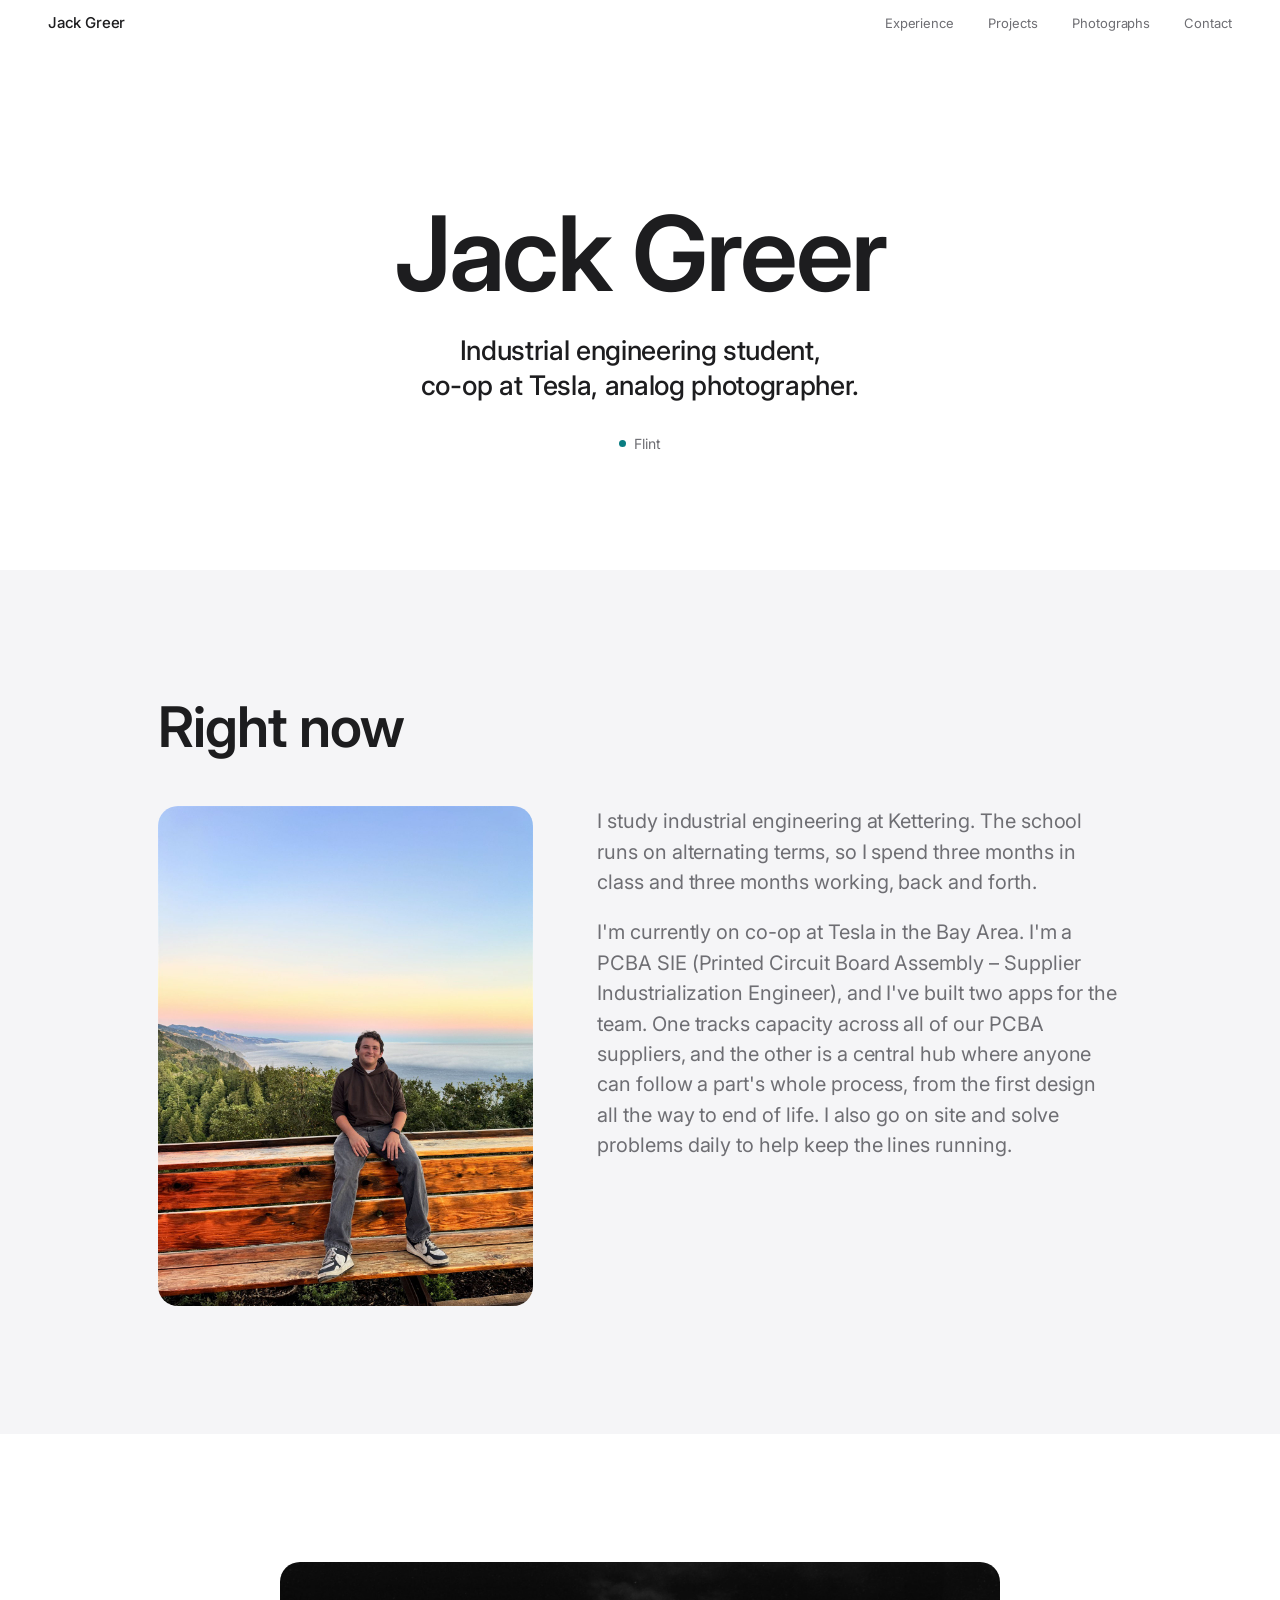
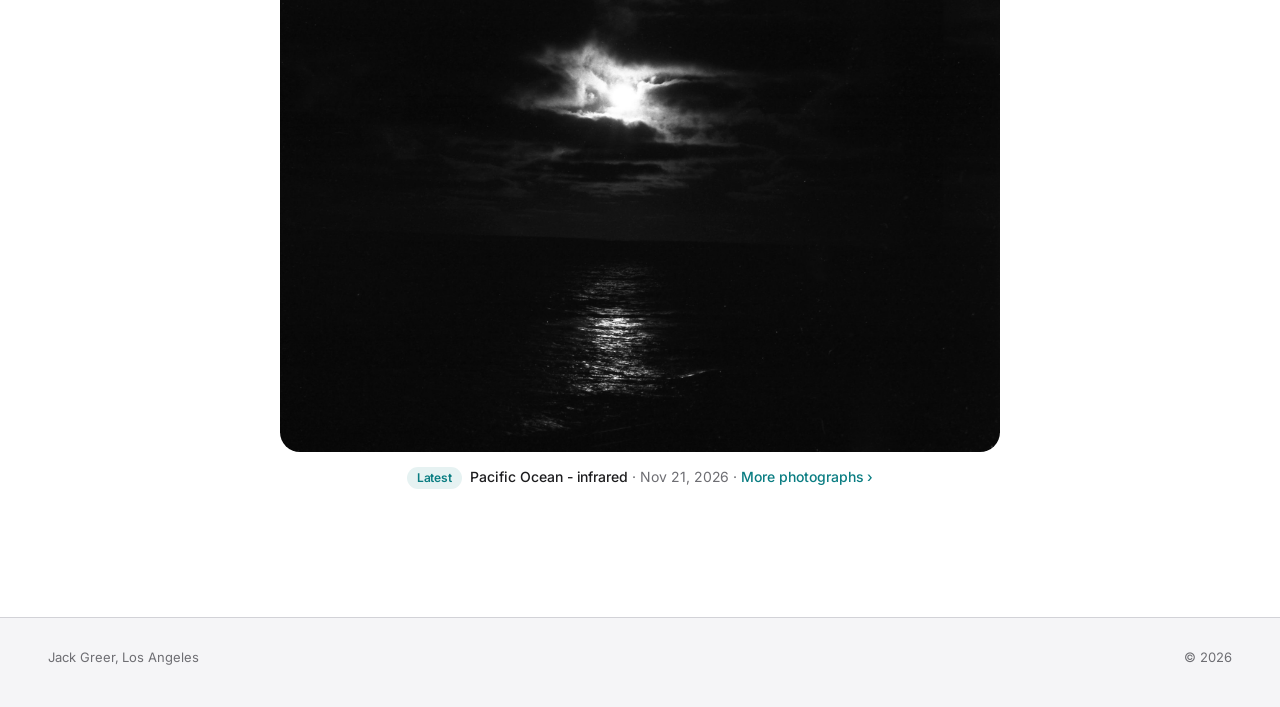
<file: index.html>
<!doctype html>
<html lang="en">
<head>
<meta charset="utf-8">
<meta name="viewport" content="width=device-width, initial-scale=1">
<meta name="description" content="Jack Greer. Industrial engineering student, co-op at Tesla, film photography nerd.">
<link rel="canonical" href="https://greerjack.com/">
<meta property="og:type" content="website">
<meta property="og:site_name" content="Jack Greer">
<meta property="og:title" content="Jack Greer">
<meta property="og:description" content="Industrial engineering student, co-op at Tesla, film photography nerd.">
<meta property="og:url" content="https://greerjack.com/">
<meta property="og:image" content="https://greerjack.com/ig/01.jpg">
<meta name="twitter:card" content="summary_large_image">
<meta name="theme-color" content="#FFFFFF">
<link rel="icon" type="image/png" href="assets/favicon.png">
<link rel="apple-touch-icon" href="assets/favicon.png">
<title>Jack Greer</title>
<link rel="preconnect" href="https://fonts.googleapis.com">
<link rel="preconnect" href="https://fonts.gstatic.com" crossorigin>
<link rel="stylesheet" href="https://fonts.googleapis.com/css2?family=Inter:wght@400;500;600&display=swap">
<link rel="stylesheet" href="assets/site.css?v=20261104b">
</head>
<body>
<nav class="nav">
  <div class="nav-in">
    <a class="logo" href="index.html" aria-current="page">Jack Greer</a>
    <a href="experience.html">Experience</a>
    <a href="projects.html">Projects</a>
    <a href="photographs.html">Photographs</a>
    <a href="contact.html">Contact</a>
  </div>
</nav>

<main id="top">

  <header class="hero inner">
    <h1>Jack Greer</h1>
    <p class="lede">Industrial engineering student, <span class="nowrap">co-op</span> at Tesla, analog photographer.</p>
    <p class="where"><span class="dot"></span><span id="city">Flint</span></p>
  </header>

  <section class="band alt" id="currently">
    <div class="inner">
      <h2>Right now</h2>
      <div class="intro">
        <figure class="me">
          <img src="assets/me.jpg" width="1200" height="1600" alt="Jack sitting on a wooden bench above the Big Sur coast at sunset">
        </figure>
        <div class="prose">
          <p>I study industrial engineering at Kettering. The school runs on alternating terms, so I spend three months in class and three months working, back and forth.</p>
          <p>I'm currently on co-op at Tesla in the Bay Area. I'm a PCBA SIE (Printed Circuit Board Assembly &ndash; Supplier Industrialization Engineer), and I've built two apps for the team. One tracks capacity across all of our PCBA suppliers, and the other is a central hub where anyone can follow a part's whole process, from the first design all the way to end of life. I also go on site and solve problems daily to help keep the lines running.</p>
        </div>
      </div>
    </div>
  </section>

  <section class="band" id="latest-photo">
    <div class="inner">
      <div class="latest" id="latest"></div>
    </div>
  </section>

</main>

<footer>
  <div class="foot">
    <span>Jack Greer, Los Angeles</span>
    <span>&copy; 2026</span>
  </div>
</footer>

<dialog class="box" id="box">
  <button class="x" id="boxx" aria-label="Close">&times;</button>
  <img id="boximg" alt="">
  <figcaption id="boxcap"></figcaption>
</dialog>

<script src="assets/posts.js"></script>
<script src="assets/site.js?v=20261104b"></script>
</body>
</html>
</file>
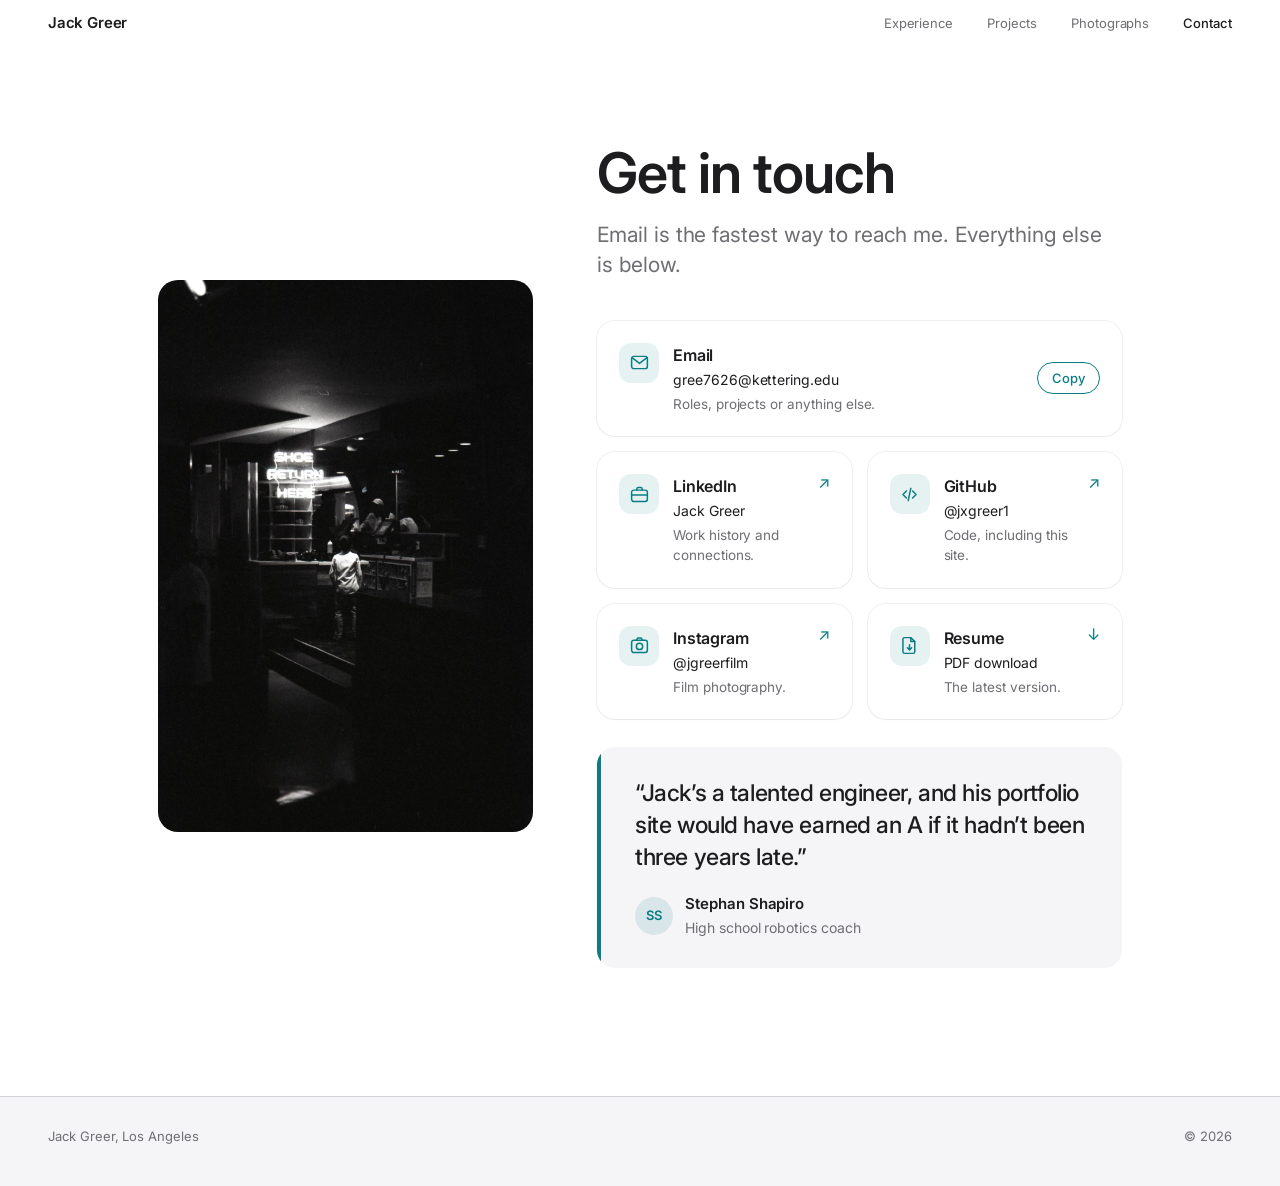
<file: contact.html>
<!doctype html>
<html lang="en">
<head>
<meta charset="utf-8">
<meta name="viewport" content="width=device-width, initial-scale=1">
<meta name="description" content="Get in touch with Jack Greer.">
<link rel="canonical" href="https://greerjack.com/contact.html">
<meta property="og:type" content="website">
<meta property="og:site_name" content="Jack Greer">
<meta property="og:title" content="Contact · Jack Greer">
<meta property="og:url" content="https://greerjack.com/contact.html">
<meta property="og:image" content="https://greerjack.com/ig/01.jpg">
<meta name="twitter:card" content="summary_large_image">
<meta name="theme-color" content="#FFFFFF">
<link rel="icon" type="image/png" href="assets/favicon.png">
<link rel="apple-touch-icon" href="assets/favicon.png">
<title>Contact · Jack Greer</title>
<link rel="preconnect" href="https://fonts.googleapis.com">
<link rel="preconnect" href="https://fonts.gstatic.com" crossorigin>
<link rel="stylesheet" href="https://fonts.googleapis.com/css2?family=Inter:wght@400;500;600&display=swap">
<link rel="stylesheet" href="assets/site.css?v=20261104b">
</head>
<body>
<nav class="nav">
  <div class="nav-in">
    <a class="logo" href="index.html">Jack Greer</a>
    <a href="experience.html">Experience</a>
    <a href="projects.html">Projects</a>
    <a href="photographs.html">Photographs</a>
    <a href="contact.html" aria-current="page">Contact</a>
  </div>
</nav>

<main>

  <section class="band first" id="contact">
    <div class="inner">
      <div class="contact">
        <figure class="contact-photo">
          <img src="assets/contact.jpg" width="1200" height="1767"
               alt="Black and white film photo of a child standing at a bowling alley counter under a neon sign reading Shoe Return Here">
        </figure>

        <div class="contact-body">
          <h1>Get in touch</h1>
          <p class="sub">Email is the fastest way to reach me. Everything else is below.</p>

          <div class="ccards">
            <div class="ccard-wrap wide">
              <a class="ccard" href="mailto:gree7626@kettering.edu">
                <span class="ic" aria-hidden="true"><svg viewBox="0 0 24 24"><rect x="3" y="5" width="18" height="14" rx="2.5"/><path d="M3.5 6.5 12 13l8.5-6.5"/></svg></span>
                <span class="txt"><b>Email</b><span class="h">gree7626@kettering.edu</span><span class="d">Roles, projects or anything else.</span></span>
              </a>
              <button class="copy" type="button" data-copy="gree7626@kettering.edu" aria-label="Copy email address">Copy</button>
            </div>

            <a class="ccard" href="https://www.linkedin.com/in/jack-greer-14b435104/" target="_blank" rel="noopener">
              <span class="ic" aria-hidden="true"><svg viewBox="0 0 24 24"><rect x="3" y="7" width="18" height="13" rx="2.5"/><path d="M9 7V5.5A1.5 1.5 0 0 1 10.5 4h3A1.5 1.5 0 0 1 15 5.5V7M3 12.5h18"/></svg></span>
              <span class="txt"><b>LinkedIn</b><span class="h">Jack Greer</span><span class="d">Work history and connections.</span></span>
              <span class="go" aria-hidden="true">&#8599;</span>
            </a>

            <a class="ccard" href="https://github.com/jxgreer1" target="_blank" rel="noopener">
              <span class="ic" aria-hidden="true"><svg viewBox="0 0 24 24"><path d="m8.5 8-4 4 4 4M15.5 8l4 4-4 4M13.5 5l-3 14"/></svg></span>
              <span class="txt"><b>GitHub</b><span class="h">@jxgreer1</span><span class="d">Code, including this site.</span></span>
              <span class="go" aria-hidden="true">&#8599;</span>
            </a>

            <a class="ccard" href="https://www.instagram.com/jgreerfilm/" target="_blank" rel="noopener">
              <span class="ic" aria-hidden="true"><svg viewBox="0 0 24 24"><rect x="3" y="6" width="18" height="14" rx="2.5"/><path d="M8.5 6 10 3.5h4L15.5 6"/><circle cx="12" cy="13" r="3.6"/></svg></span>
              <span class="txt"><b>Instagram</b><span class="h">@jgreerfilm</span><span class="d">Film photography.</span></span>
              <span class="go" aria-hidden="true">&#8599;</span>
            </a>

            <a class="ccard" href="assets/Jack-Greer-Resume.pdf" download>
              <span class="ic" aria-hidden="true"><svg viewBox="0 0 24 24"><path d="M6.5 3h7l4.5 4.5V19a2 2 0 0 1-2 2h-9.5a2 2 0 0 1-2-2V5a2 2 0 0 1 2-2Z"/><path d="M13.5 3v4.5H18M12 11v6m-2.5-2.5L12 17l2.5-2.5"/></svg></span>
              <span class="txt"><b>Resume</b><span class="h">PDF download</span><span class="d">The latest version.</span></span>
              <span class="go" aria-hidden="true">&darr;</span>
            </a>
          </div>

          <figure class="quote">
            <blockquote><p>&ldquo;Jack&rsquo;s a talented engineer, and his portfolio site would have earned an A if it hadn&rsquo;t been three years late.&rdquo;</p></blockquote>
            <figcaption><span class="av" aria-hidden="true">SS</span><span class="who"><b>Stephan Shapiro</b><span>High school robotics coach</span></span></figcaption>
          </figure>
        </div>
      </div>
    </div>
  </section>

</main>

<footer>
  <div class="foot">
    <span>Jack Greer, Los Angeles</span>
    <span>&copy; 2026</span>
  </div>
</footer>

<script src="assets/site.js?v=20261104b"></script>
</body>
</html>
</file>
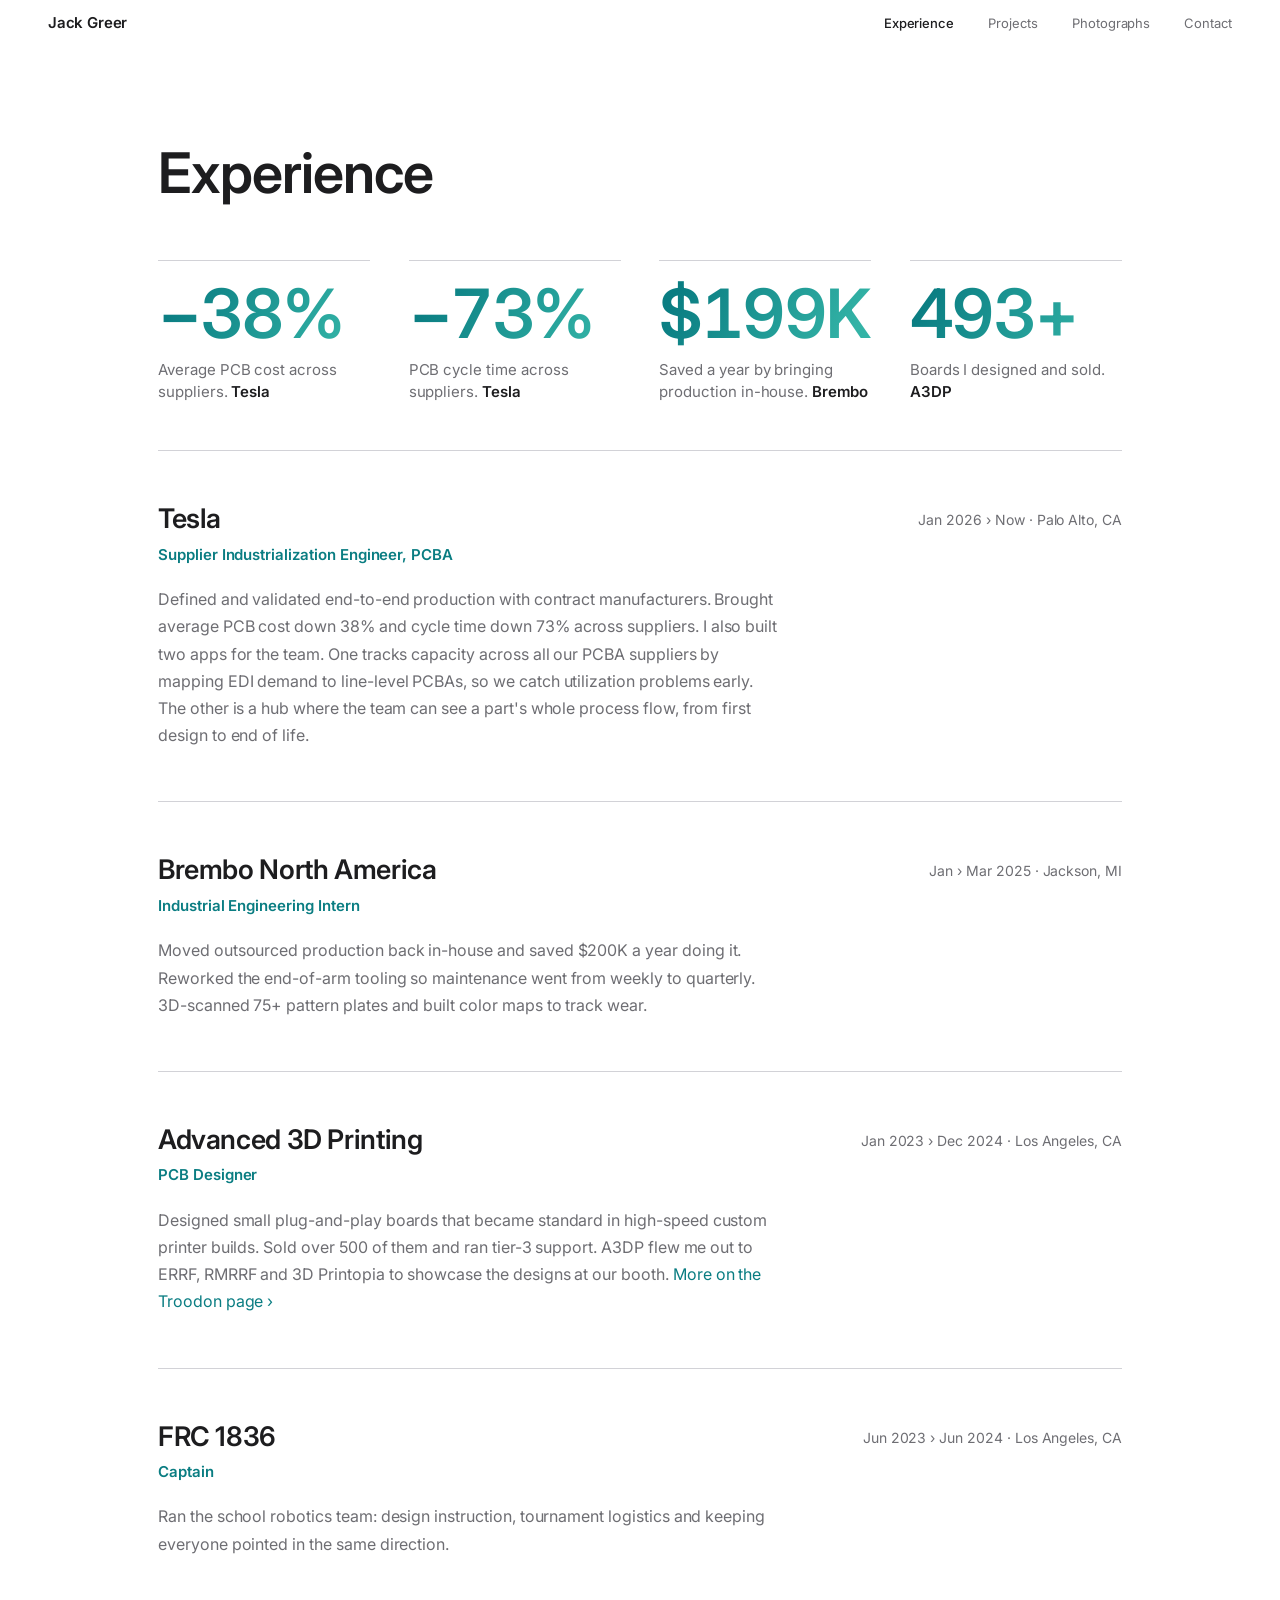
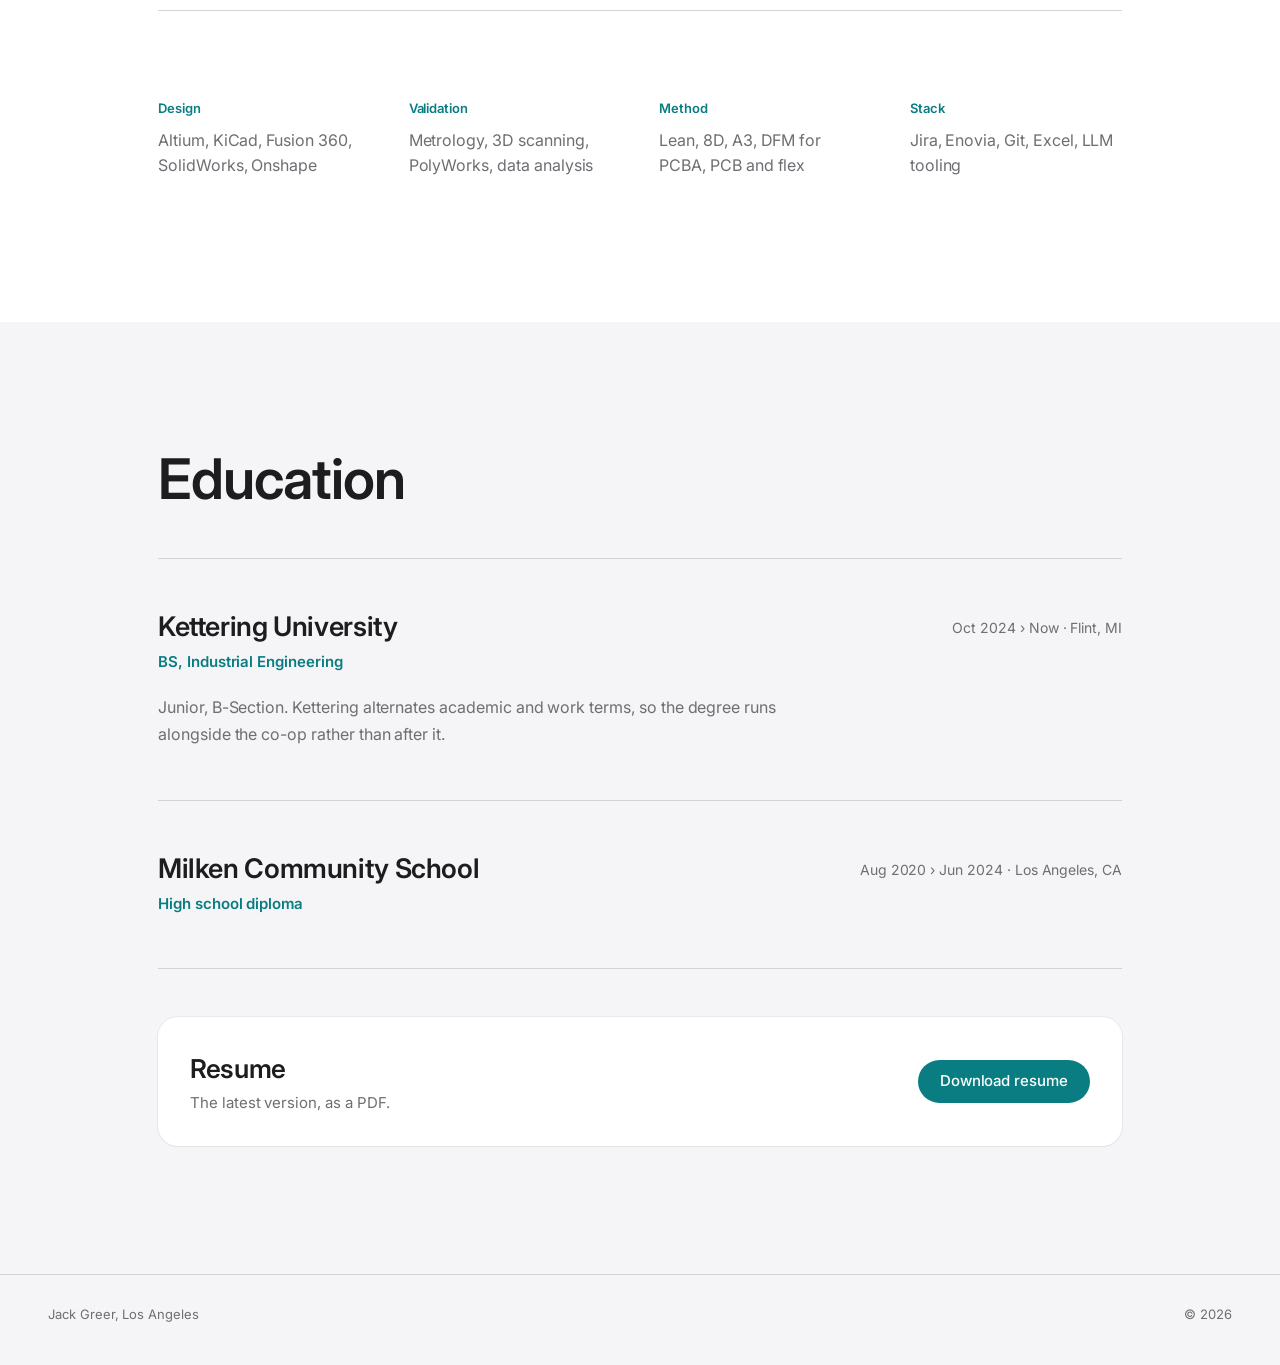
<file: experience.html>
<!doctype html>
<html lang="en">
<head>
<meta charset="utf-8">
<meta name="viewport" content="width=device-width, initial-scale=1">
<meta name="description" content="Jack Greer's experience and education: Tesla, Brembo, Advanced 3D Printing, Kettering University.">
<link rel="canonical" href="https://greerjack.com/experience.html">
<meta property="og:type" content="website">
<meta property="og:site_name" content="Jack Greer">
<meta property="og:title" content="Experience · Jack Greer">
<meta property="og:url" content="https://greerjack.com/experience.html">
<meta property="og:image" content="https://greerjack.com/ig/01.jpg">
<meta name="twitter:card" content="summary_large_image">
<meta name="theme-color" content="#FFFFFF">
<link rel="icon" type="image/png" href="assets/favicon.png">
<link rel="apple-touch-icon" href="assets/favicon.png">
<title>Experience · Jack Greer</title>
<link rel="preconnect" href="https://fonts.googleapis.com">
<link rel="preconnect" href="https://fonts.gstatic.com" crossorigin>
<link rel="stylesheet" href="https://fonts.googleapis.com/css2?family=Inter:wght@400;500;600&display=swap">
<link rel="stylesheet" href="assets/site.css?v=20261104b">
</head>
<body>
<nav class="nav">
  <div class="nav-in">
    <a class="logo" href="index.html">Jack Greer</a>
    <a href="experience.html" aria-current="page">Experience</a>
    <a href="projects.html">Projects</a>
    <a href="photographs.html">Photographs</a>
    <a href="contact.html">Contact</a>
  </div>
</nav>

<main>

  <section class="band first" id="experience">
    <div class="inner">
      <h1>Experience</h1>
      <ul class="stats">
        <li class="stat"><span class="num" data-count="38" data-pre="&minus;" data-suf="%">&minus;38%</span><span class="lbl">Average PCB cost across suppliers. <b>Tesla</b></span></li>
        <li class="stat"><span class="num" data-count="73" data-pre="&minus;" data-suf="%">&minus;73%</span><span class="lbl">PCB cycle time across suppliers. <b>Tesla</b></span></li>
        <li class="stat"><span class="num" data-count="200" data-pre="$" data-suf="K">$200K</span><span class="lbl">Saved a year by bringing production in-house. <b>Brembo</b></span></li>
        <li class="stat"><span class="num" data-count="500" data-suf="+">500+</span><span class="lbl">Boards I designed and sold. <b>A3DP</b></span></li>
      </ul>
      <ol class="cv">
        <li>
          <span class="org">Tesla</span>
          <span class="when">Jan 2026 &rsaquo; Now &middot; Palo Alto, CA</span>
          <p class="role">Supplier Industrialization Engineer, PCBA</p>
          <p class="what">Defined and validated end-to-end production with contract manufacturers. Brought average PCB cost down 38% and cycle time down 73% across suppliers. I also built two apps for the team. One tracks capacity across all our PCBA suppliers by mapping EDI demand to line-level PCBAs, so we catch utilization problems early. The other is a hub where the team can see a part's whole process flow, from first design to end of life.</p>
        </li>
        <li>
          <span class="org">Brembo North America</span>
          <span class="when">Jan &rsaquo; Mar 2025 &middot; Jackson, MI</span>
          <p class="role">Industrial Engineering Intern</p>
          <p class="what">Moved outsourced production back in-house and saved $200K a year doing it. Reworked the end-of-arm tooling so maintenance went from weekly to quarterly. 3D-scanned 75+ pattern plates and built color maps to track wear.</p>
        </li>
        <li>
          <span class="org">Advanced 3D Printing</span>
          <span class="when">Jan 2023 &rsaquo; Dec 2024 &middot; Los Angeles, CA</span>
          <p class="role">PCB Designer</p>
          <p class="what">Designed small plug-and-play boards that became standard in high-speed custom printer builds. Sold over 500 of them and ran tier-3 support. A3DP flew me out to ERRF, RMRRF and 3D Printopia to showcase the designs at our booth. <a href="projects/troodon.html#shows">More on the Troodon page &rsaquo;</a></p>
        </li>
        <li>
          <span class="org">FRC 1836</span>
          <span class="when">Jun 2023 &rsaquo; Jun 2024 &middot; Los Angeles, CA</span>
          <p class="role">Captain</p>
          <p class="what">Ran the school robotics team: design instruction, tournament logistics and keeping everyone pointed in the same direction.</p>
        </li>
      </ol>

      <dl class="tools">
        <div><dt>Design</dt><dd>Altium, KiCad, Fusion 360, SolidWorks, Onshape</dd></div>
        <div><dt>Validation</dt><dd>Metrology, 3D scanning, PolyWorks, data analysis</dd></div>
        <div><dt>Method</dt><dd>Lean, 8D, A3, DFM for PCBA, PCB and flex</dd></div>
        <div><dt>Stack</dt><dd>Jira, Enovia, Git, Excel, LLM tooling</dd></div>
      </dl>
    </div>
  </section>

  <section class="band alt" id="education">
    <div class="inner">
      <h2>Education</h2>
      <ol class="cv">
        <li>
          <span class="org">Kettering University</span>
          <span class="when">Oct 2024 &rsaquo; Now &middot; Flint, MI</span>
          <p class="role">BS, Industrial Engineering</p>
          <p class="what">Junior, B-Section. Kettering alternates academic and work terms, so the degree runs alongside the co-op rather than after it.</p>
        </li>
        <li>
          <span class="org">Milken Community School</span>
          <span class="when">Aug 2020 &rsaquo; Jun 2024 &middot; Los Angeles, CA</span>
          <p class="role">High school diploma</p>
        </li>
      </ol>

      <!-- Pulls straight from the Google Doc, so edits there show up with no
           redeploy. Doc must stay shared "Anyone with the link". -->
      <div class="resume" id="resume">
        <div>
          <h3>Resume</h3>
          <p>The latest version, as a PDF.</p>
        </div>
        <div class="cta">
          <a class="btn" href="assets/Jack-Greer-Resume.pdf" download>Download resume</a>
        </div>
      </div>
    </div>
  </section>

</main>

<footer>
  <div class="foot">
    <span>Jack Greer, Los Angeles</span>
    <span>&copy; 2026</span>
  </div>
</footer>

<script src="assets/site.js?v=20261104b"></script>
</body>
</html>
</file>
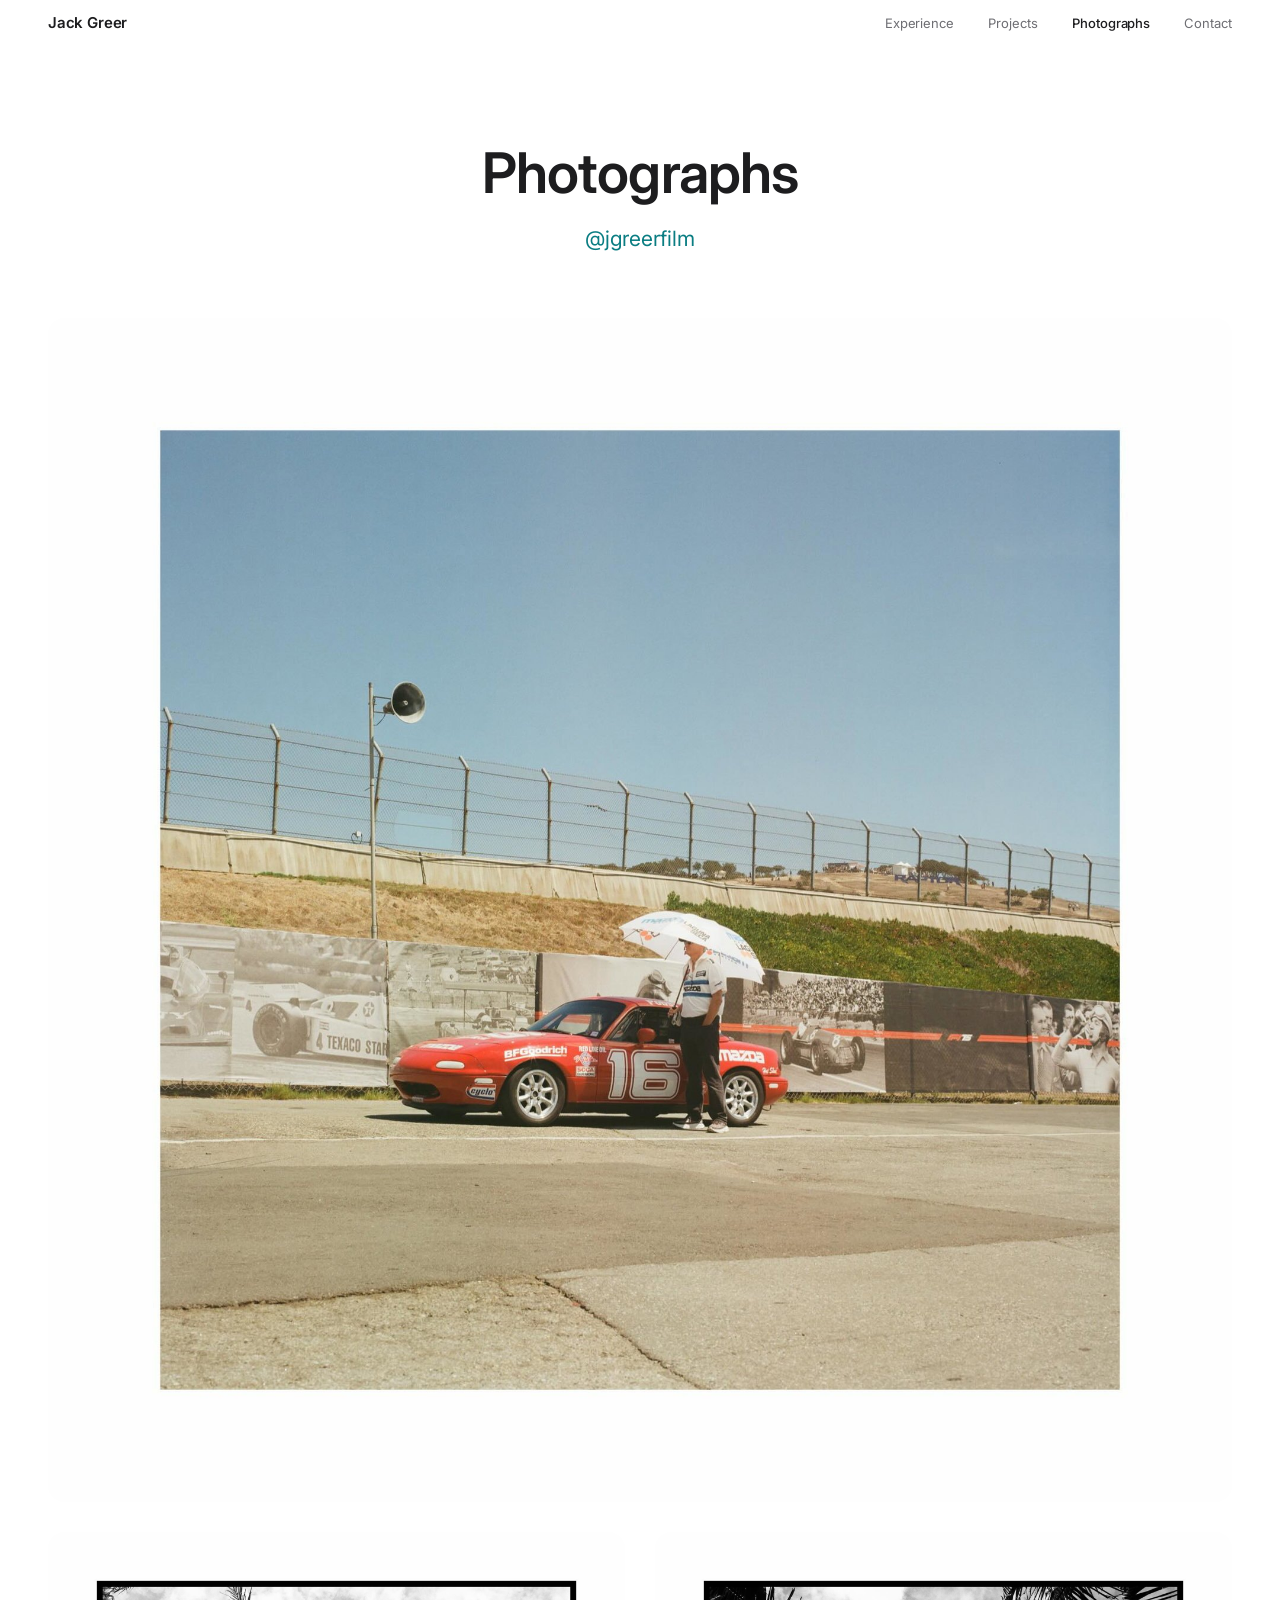
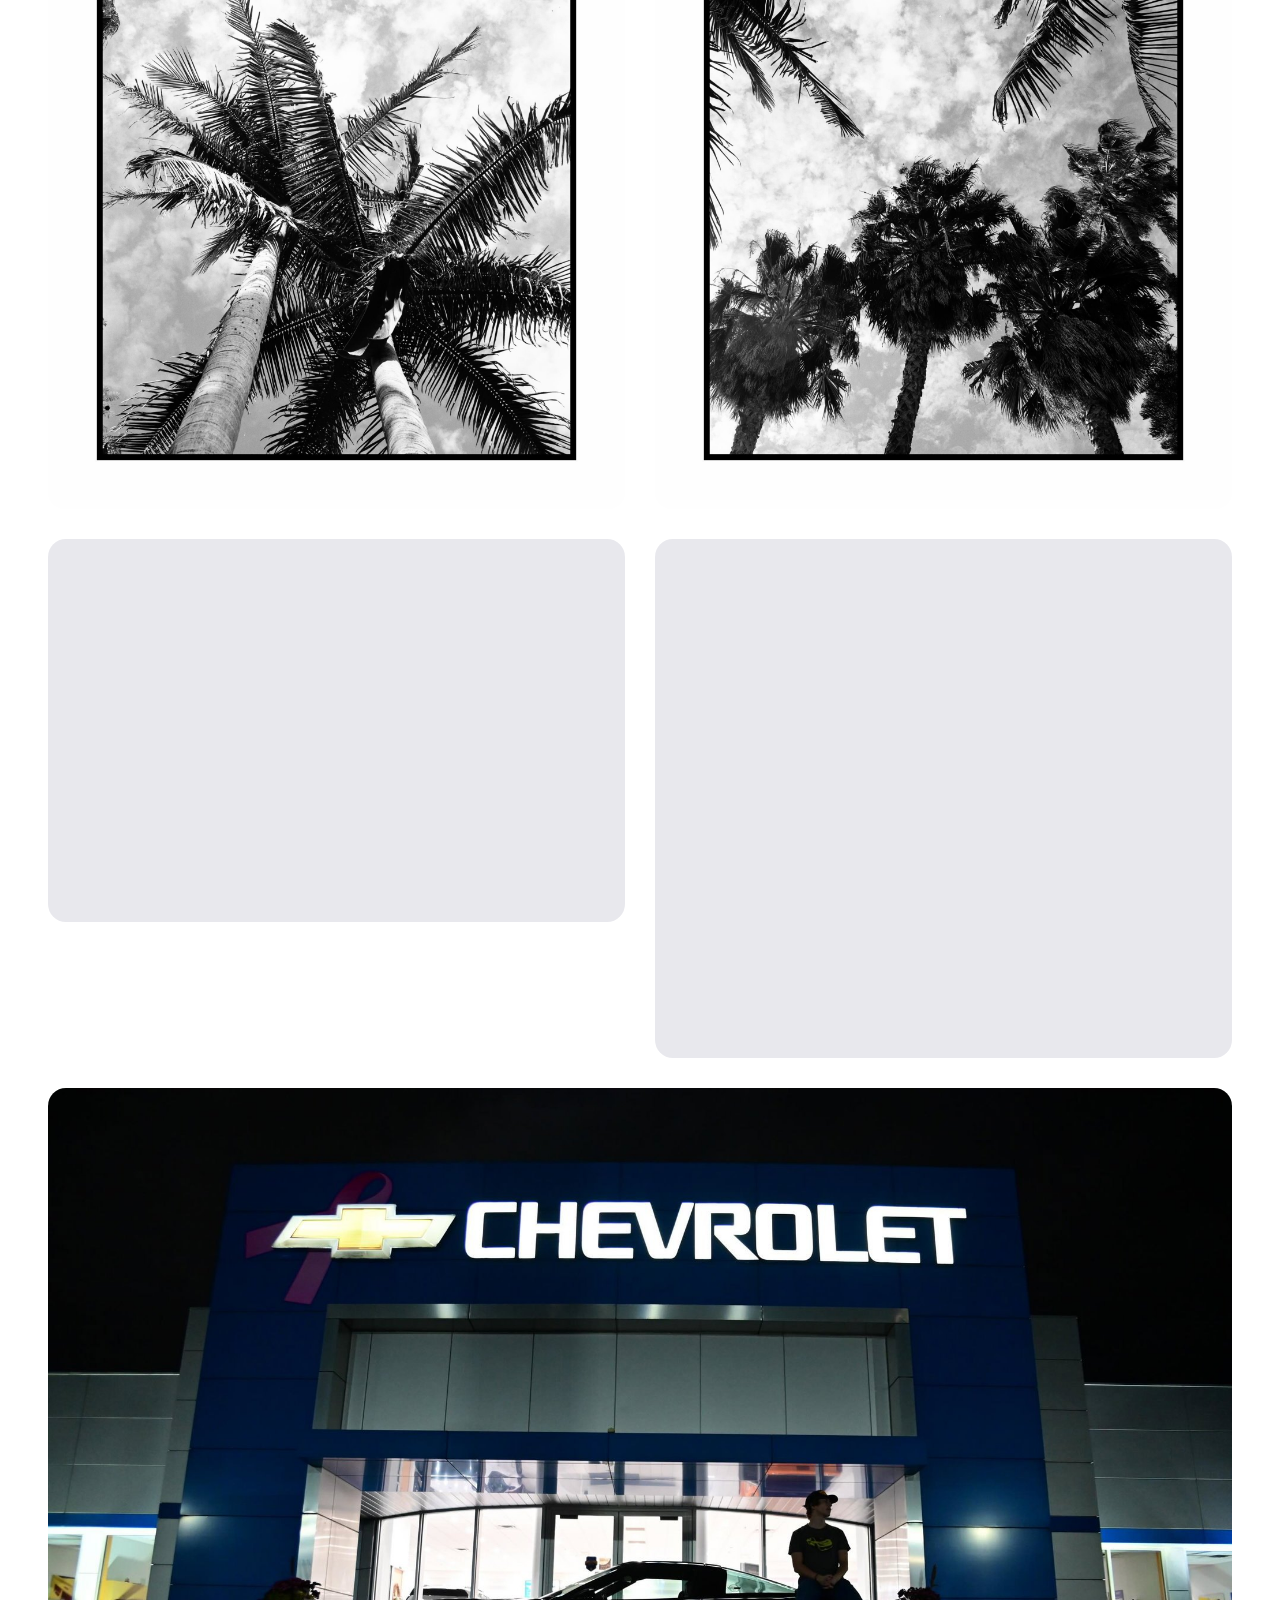
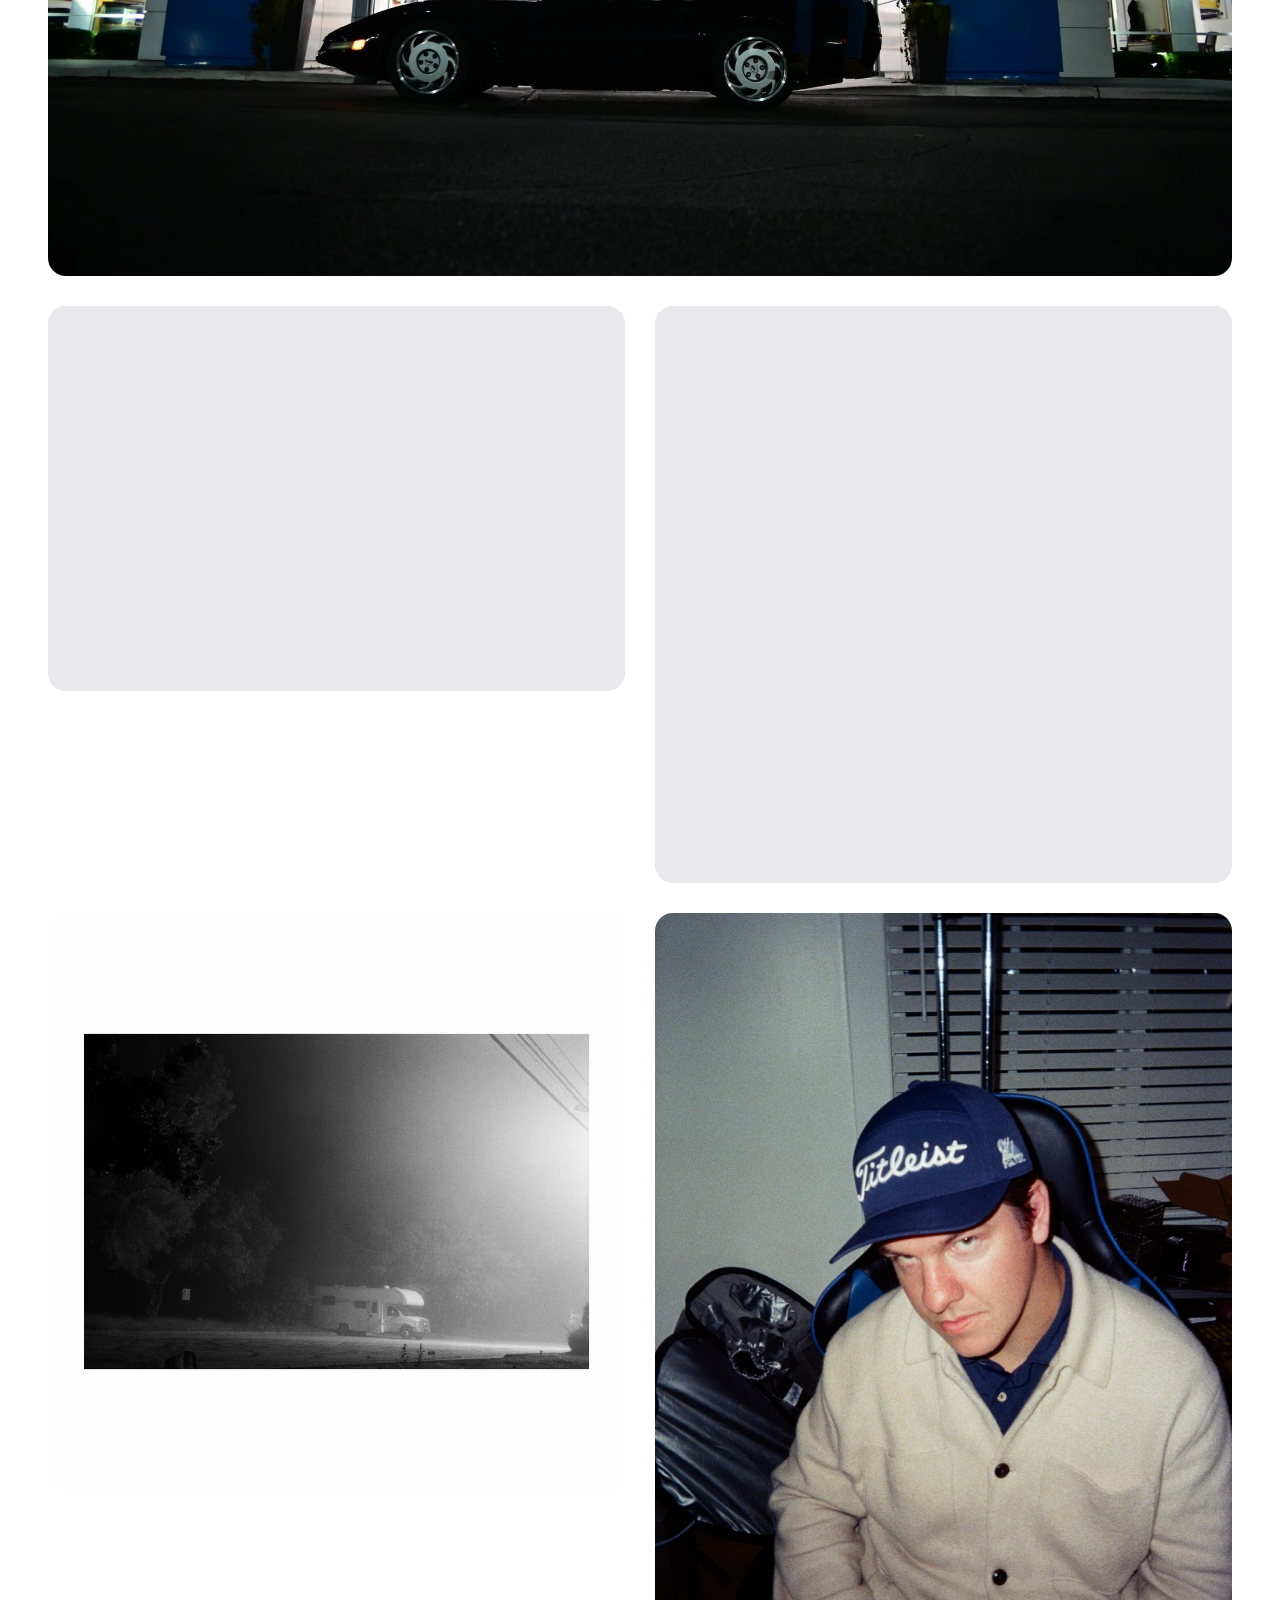
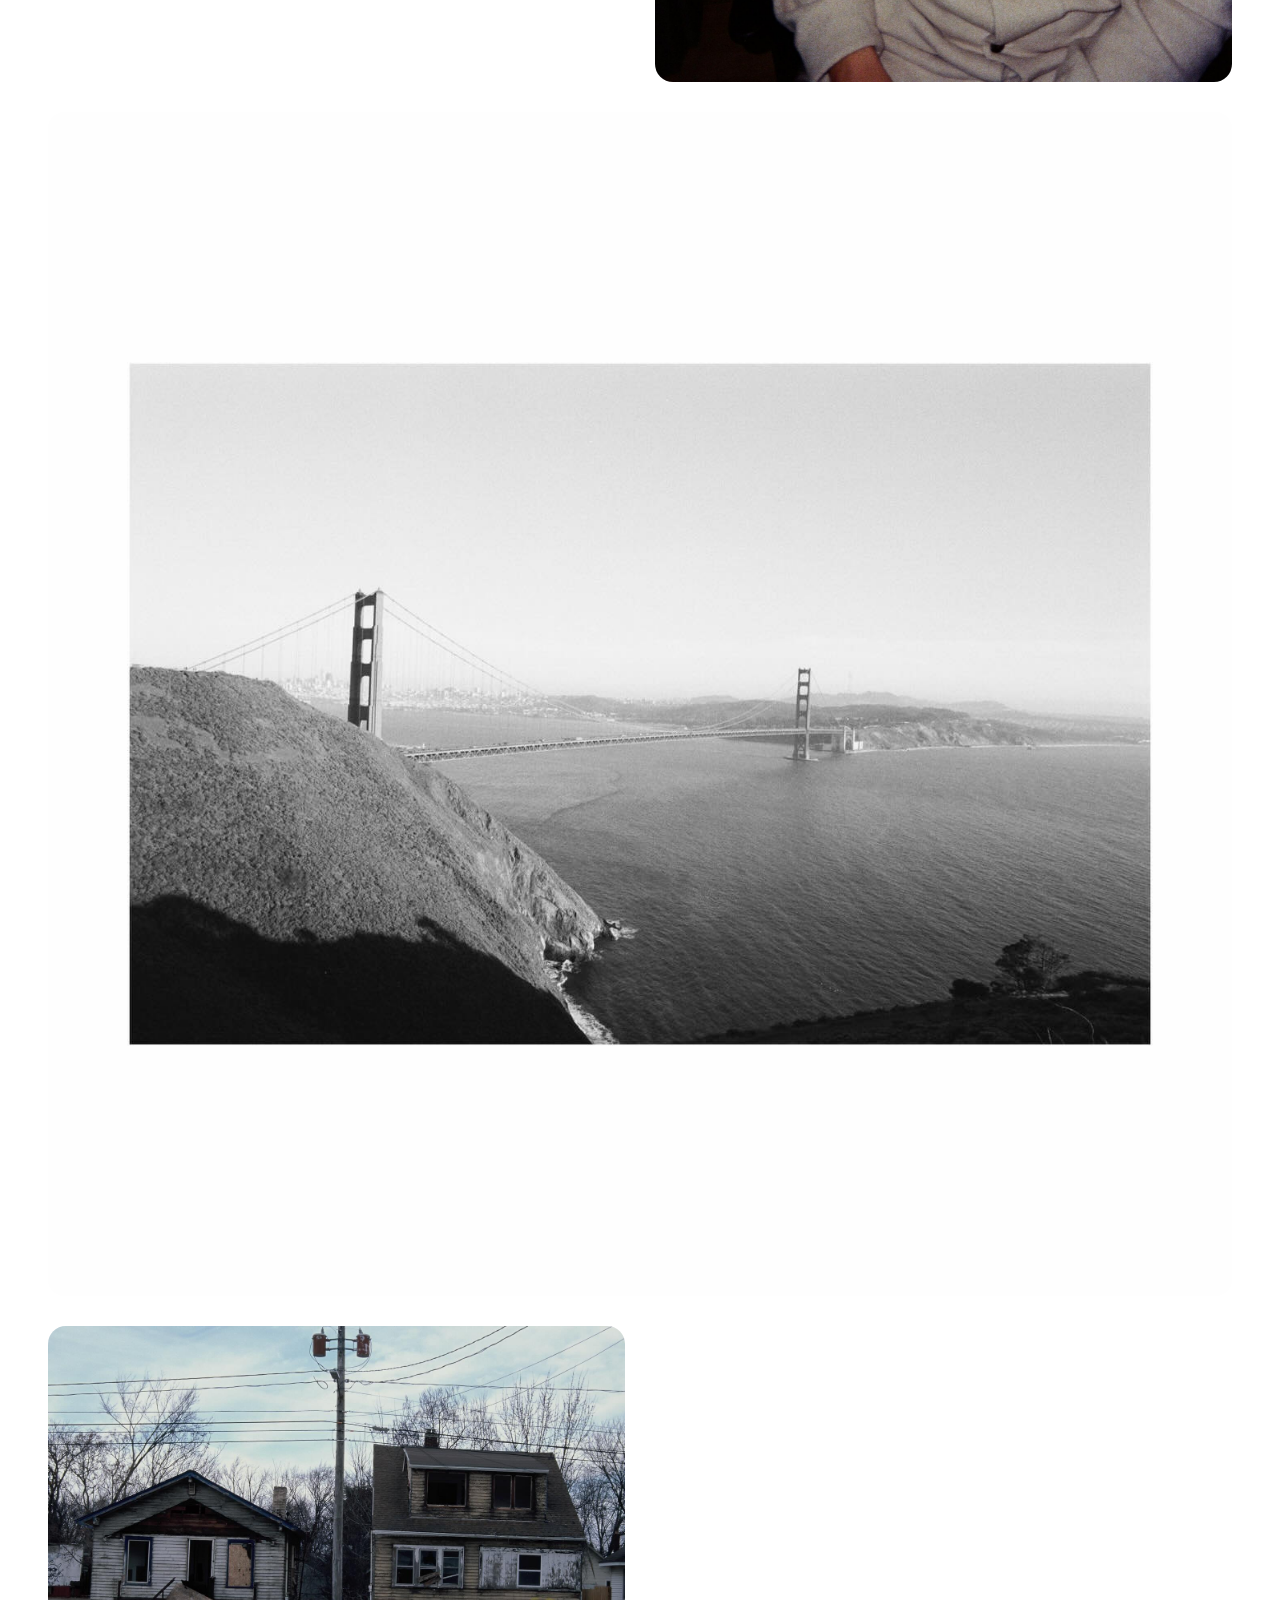
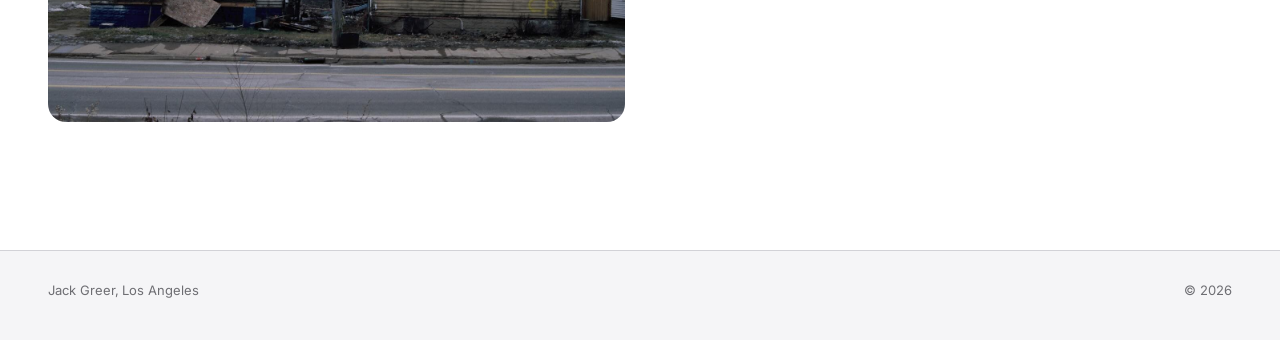
<file: photographs.html>
<!doctype html>
<html lang="en">
<head>
<meta charset="utf-8">
<meta name="viewport" content="width=device-width, initial-scale=1">
<meta name="description" content="Film photographs by Jack Greer, from @jgreerfilm.">
<link rel="canonical" href="https://greerjack.com/photographs.html">
<meta property="og:type" content="website">
<meta property="og:site_name" content="Jack Greer">
<meta property="og:title" content="Photographs · Jack Greer">
<meta property="og:url" content="https://greerjack.com/photographs.html">
<meta property="og:image" content="https://greerjack.com/ig/01.jpg">
<meta name="twitter:card" content="summary_large_image">
<meta name="theme-color" content="#FFFFFF">
<link rel="icon" type="image/png" href="assets/favicon.png">
<link rel="apple-touch-icon" href="assets/favicon.png">
<title>Photographs · Jack Greer</title>
<link rel="preconnect" href="https://fonts.googleapis.com">
<link rel="preconnect" href="https://fonts.gstatic.com" crossorigin>
<link rel="stylesheet" href="https://fonts.googleapis.com/css2?family=Inter:wght@400;500;600&display=swap">
<link rel="stylesheet" href="assets/site.css?v=20261104b">
</head>
<body>
<nav class="nav">
  <div class="nav-in">
    <a class="logo" href="index.html">Jack Greer</a>
    <a href="experience.html">Experience</a>
    <a href="projects.html">Projects</a>
    <a href="photographs.html" aria-current="page">Photographs</a>
    <a href="contact.html">Contact</a>
  </div>
</nav>

<main>

  <section class="band first" id="photographs">
    <div class="inner center">
      <h1>Photographs</h1>
      <p class="sub"><a href="https://www.instagram.com/jgreerfilm/" target="_blank" rel="noopener">@jgreerfilm</a></p>
    </div>
    <div class="gallery" id="gallery"></div>
  </section>

</main>

<footer>
  <div class="foot">
    <span>Jack Greer, Los Angeles</span>
    <span>&copy; 2026</span>
  </div>
</footer>

<dialog class="box" id="box">
  <button class="x" id="boxx" aria-label="Close">&times;</button>
  <img id="boximg" alt="">
  <figcaption id="boxcap"></figcaption>
</dialog>

<script src="assets/posts.js"></script>
<script src="assets/site.js?v=20261104b"></script>
</body>
</html>
</file>
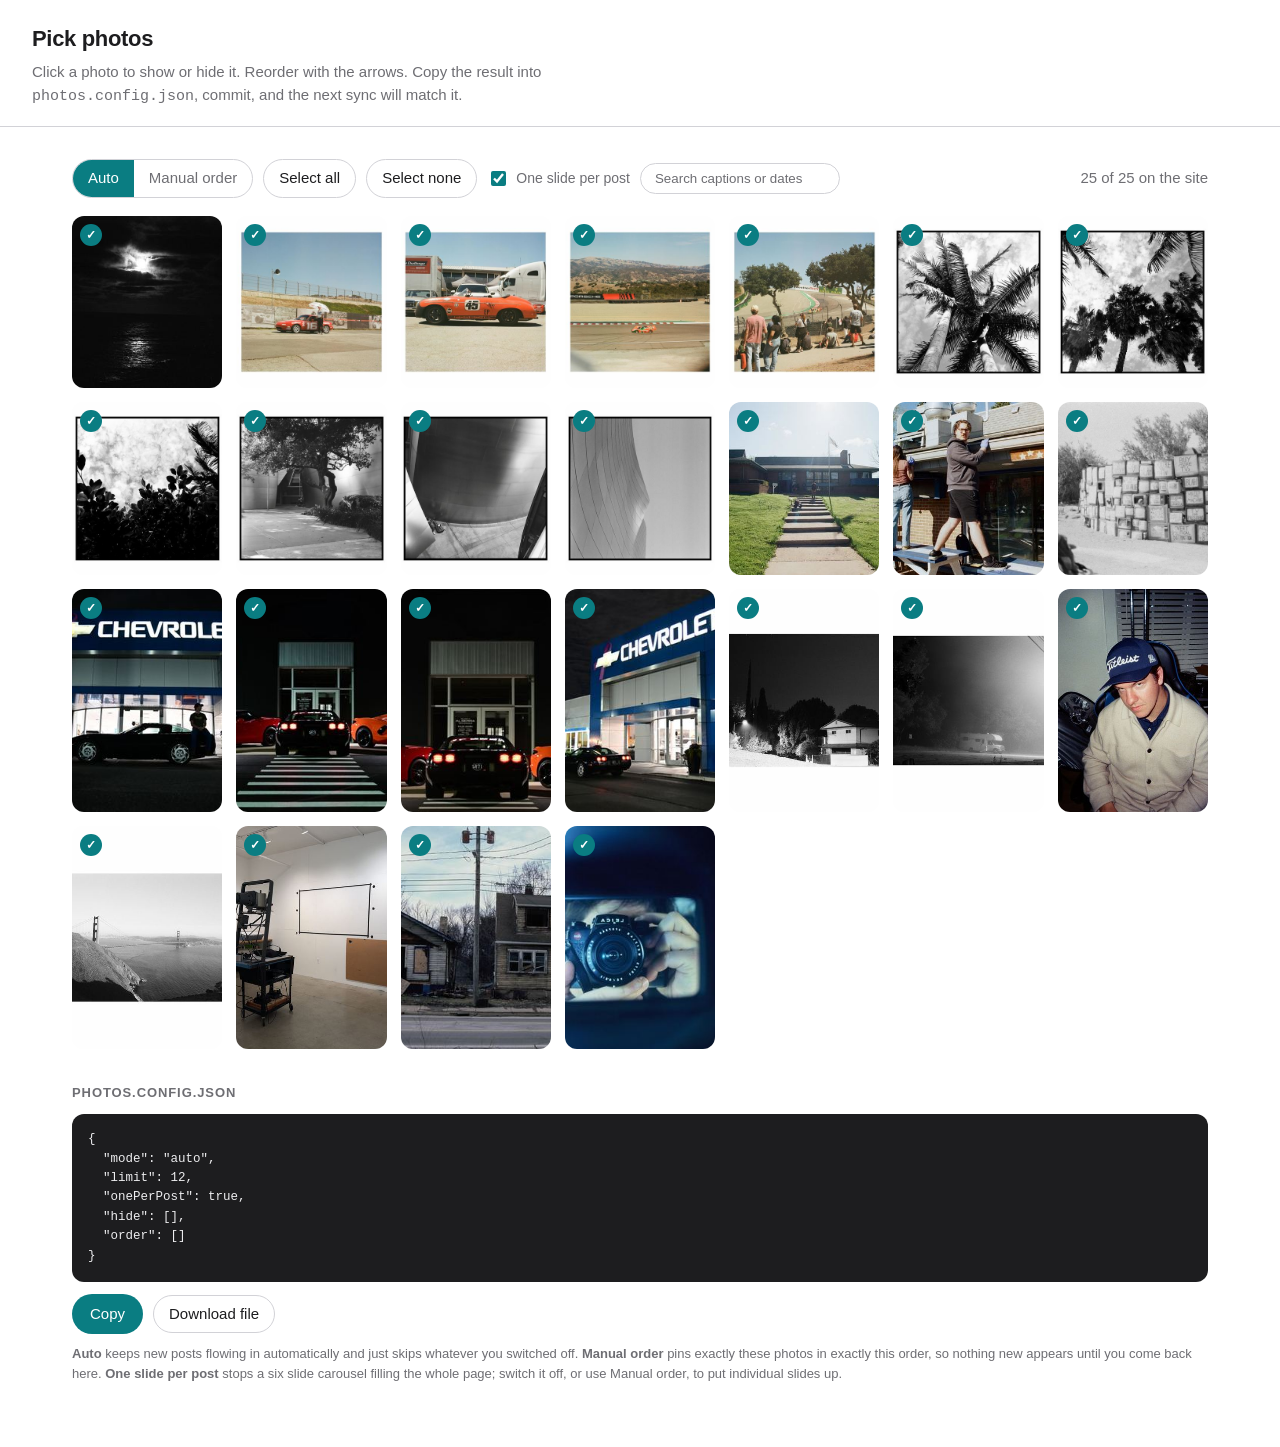
<file: picker.html>
<!doctype html>
<html lang="en">
<head>
<meta charset="utf-8">
<meta name="viewport" content="width=device-width, initial-scale=1">
<title>Pick photos</title>
<meta name="robots" content="noindex">
<style>
:root{
  color-scheme:light;
  --bg:#fff; --alt:#F5F5F7; --ink:#1D1D1F; --ink2:#6E6E73;
  --rule:#D2D2D7; --accent:#0A7D82;
  --sans:-apple-system,BlinkMacSystemFont,"SF Pro Text","Inter","Segoe UI",Roboto,Arial,sans-serif;
  --mono:ui-monospace,SFMono-Regular,Menlo,Consolas,monospace;
}
*{box-sizing:border-box}
body{margin:0;background:var(--bg);color:var(--ink);font-family:var(--sans);font-size:15px;line-height:1.5}
img{display:block;max-width:100%}
button{font:inherit}
:focus-visible{outline:2px solid var(--accent);outline-offset:3px;border-radius:4px}

header{border-bottom:1px solid var(--rule);padding:22px clamp(16px,4vw,32px) 18px}
header h1{margin:0;font-size:22px;font-weight:600;letter-spacing:-.015em}
header p{margin:6px 0 0;color:var(--ink2);max-width:72ch}
main{padding:clamp(16px,4vw,32px);max-width:1200px;margin:0 auto}
h2{font-size:13px;text-transform:uppercase;letter-spacing:.07em;color:var(--ink2);
   margin:0 0 12px;font-weight:600}
section{margin-bottom:34px}

.bar{display:flex;flex-wrap:wrap;gap:10px;align-items:center;margin-bottom:18px}
.seg{display:inline-flex;border:1px solid var(--rule);border-radius:980px;overflow:hidden}
.seg button{border:0;background:none;padding:7px 15px;cursor:pointer;color:var(--ink2)}
.seg button[aria-pressed="true"]{background:var(--accent);color:#fff}
.mini{border:1px solid var(--rule);background:none;border-radius:980px;padding:7px 15px;cursor:pointer;color:var(--ink)}
.mini:hover{background:var(--alt)}
.count{color:var(--ink2);margin-left:auto;font-variant-numeric:tabular-nums}
#q{border:1px solid var(--rule);border-radius:980px;padding:7px 14px;min-width:200px;
   background:#fff;color:var(--ink)}
#q::placeholder{color:var(--ink2)}
.none{color:var(--ink2);padding:22px 2px}
.chk{display:inline-flex;align-items:center;gap:7px;color:var(--ink2);cursor:pointer;font-size:14px}
.chk input{accent-color:var(--accent);width:15px;height:15px}
.slide{position:absolute;top:8px;right:8px;background:rgba(0,0,0,.5);color:#fff;
       border-radius:5px;font-size:11px;padding:1px 6px;backdrop-filter:blur(6px)}

.grid{display:grid;grid-template-columns:repeat(auto-fill,minmax(150px,1fr));gap:14px}
.card{position:relative;border:0;padding:0;background:none;cursor:pointer;text-align:left;
      border-radius:12px;overflow:hidden;transition:transform .15s ease}
.card:hover{transform:translateY(-2px)}
.card .wrap{position:relative;border-radius:12px;overflow:hidden;background:var(--alt);
            aspect-ratio:1;outline:2px solid transparent;transition:outline-color .15s ease}
.card img{width:100%;height:100%;object-fit:cover;transition:opacity .15s ease,filter .15s ease}
.card[aria-pressed="false"] img{opacity:.38;filter:grayscale(1)}
.card[aria-pressed="true"] .wrap{outline-color:var(--accent)}
.tick{position:absolute;top:8px;left:8px;width:22px;height:22px;border-radius:50%;
      display:grid;place-items:center;font-size:12px;font-weight:600;color:#fff;
      background:rgba(0,0,0,.35);backdrop-filter:blur(6px)}
.card[aria-pressed="true"] .tick{background:var(--accent)}
.meta{padding:7px 2px 0;font-size:12px;color:var(--ink2);
      overflow:hidden;text-overflow:ellipsis;white-space:nowrap}
.meta b{color:var(--ink);font-weight:500}

.chosen{display:flex;flex-wrap:wrap;gap:10px;padding:14px;background:var(--alt);border-radius:14px;min-height:92px}
.chosen .slot{position:relative;width:84px}
.chosen .slot img{width:84px;height:84px;object-fit:cover;border-radius:9px}
.chosen .n{position:absolute;top:5px;left:5px;background:rgba(0,0,0,.55);color:#fff;
           border-radius:5px;font-size:11px;padding:1px 5px;font-variant-numeric:tabular-nums}
.chosen .mv{display:flex;gap:4px;margin-top:5px}
.chosen .mv button{flex:1;border:1px solid var(--rule);background:#fff;border-radius:6px;
                   cursor:pointer;font-size:12px;line-height:1.6;padding:0;color:var(--ink)}
.chosen .mv button:hover{background:var(--alt)}
.chosen .empty{color:var(--ink2);align-self:center}

pre{background:#1D1D1F;color:#EDEDEF;padding:16px;border-radius:12px;overflow-x:auto;
    font-family:var(--mono);font-size:12.5px;line-height:1.55;margin:0}
.out{display:flex;gap:10px;margin-top:12px;flex-wrap:wrap;align-items:center}
.ok{color:var(--accent);font-size:13px}
.btn{background:var(--accent);color:#fff;border:0;border-radius:980px;padding:9px 18px;cursor:pointer}
.btn:hover{opacity:.88}
.hint{color:var(--ink2);font-size:13px;margin:10px 0 0}
.hint code{font-family:var(--mono);font-size:12px;background:var(--alt);padding:1px 5px;border-radius:4px}
</style>
</head>
<body>

<header>
  <h1>Pick photos</h1>
  <p>Click a photo to show or hide it. Reorder with the arrows. Copy the result into
     <code>photos.config.json</code>, commit, and the next sync will match it.</p>
</header>

<main>
  <section>
    <div class="bar">
      <span class="seg" role="group" aria-label="Mode">
        <button id="mAuto"   aria-pressed="true">Auto</button>
        <button id="mManual" aria-pressed="false">Manual order</button>
      </span>
      <button class="mini" id="all">Select all</button>
      <button class="mini" id="none">Select none</button>
      <label class="chk"><input type="checkbox" id="one" checked> One slide per post</label>
      <input id="q" type="search" placeholder="Search captions or dates" aria-label="Search photos">
      <span class="count" id="count"></span>
    </div>
    <div class="grid" id="grid"></div>
  </section>

  <section id="orderSec" hidden>
    <h2>Order on the site</h2>
    <div class="chosen" id="chosen"></div>
  </section>

  <section>
    <h2>photos.config.json</h2>
    <pre id="out"></pre>
    <div class="out">
      <button class="btn" id="copy">Copy</button>
      <button class="mini" id="dl">Download file</button>
      <span class="ok" id="said"></span>
    </div>
    <p class="hint">
      <b>Auto</b> keeps new posts flowing in automatically and just skips whatever you
      switched off. <b>Manual order</b> pins exactly these photos in exactly this order,
      so nothing new appears until you come back here. <b>One slide per post</b> stops a
      six slide carousel filling the whole page; switch it off, or use Manual order, to
      put individual slides up.
    </p>
  </section>
</main>

<script src="photos.manifest.js"></script>
<script>
(function(){
  "use strict";
  var ALL = window.PHOTO_MANIFEST || [];
  var on = {};            // code -> shown?
  var order = [];         // codes, in display order
  var mode = "auto";

  ALL.forEach(function(p){ on[p.code] = true; order.push(p.code); });

  var grid = document.getElementById("grid"),
      chosen = document.getElementById("chosen"),
      orderSec = document.getElementById("orderSec"),
      out = document.getElementById("out"),
      count = document.getElementById("count"),
      said = document.getElementById("said");

  function byCode(c){ for (var i=0;i<ALL.length;i++) if (ALL[i].code===c) return ALL[i]; return null; }
  function shown(){ return order.filter(function(c){ return on[c]; }); }

  function config(){
    var picked = shown();
    if (mode === "manual"){
      return { mode:"manual", limit: Math.max(picked.length,1),
               onePerPost: false, hide: [], order: picked };
    }
    return {
      mode:"auto",
      limit: 12,
      onePerPost: document.getElementById("one").checked,
      hide: ALL.map(function(p){ return p.code; }).filter(function(c){ return !on[c]; }),
      order: []
    };
  }

  function draw(){
    grid.textContent = "";
    var q = (document.getElementById("q").value || "").trim().toLowerCase();
    var visible = q ? ALL.filter(function(p){
      return ((p.caption || "") + " " + (p.date || "")).toLowerCase().indexOf(q) > -1;
    }) : ALL;

    if (!visible.length){
      var nil = document.createElement("p");
      nil.className = "none";
      nil.textContent = "Nothing matches \u201c" + q + "\u201d.";
      grid.appendChild(nil);
    }

    visible.forEach(function(p){
      var b = document.createElement("button");
      b.type = "button";
      b.className = "card";
      b.setAttribute("aria-pressed", on[p.code] ? "true" : "false");
      b.title = (p.caption || "") + "  " + p.date;
      b.innerHTML =
        '<span class="wrap"><img loading="lazy" decoding="async" src="' + p.thumb + '" alt="' + (p.caption||"photo").replace(/"/g,"") + '">' +
        '<span class="tick">' + (on[p.code] ? "✓" : "") + "</span>" +
        (p.code.indexOf("_") > -1
           ? '<span class="slide">' + p.code.split("_")[1] + "</span>" : "") + "</span>" +
        '<span class="meta"><b>' + (p.caption || "No caption") + "</b> " + p.date + "</span>";
      b.addEventListener("click", function(){ on[p.code] = !on[p.code]; draw(); });
      grid.appendChild(b);
    });

    var picked = shown();
    count.textContent = picked.length + " of " + ALL.length + " on the site" +
      (q ? "  \u00b7  " + visible.length + " matching" : "");
    orderSec.hidden = (mode !== "manual");

    chosen.textContent = "";
    if (!picked.length){
      var e = document.createElement("span");
      e.className = "empty"; e.textContent = "Nothing selected.";
      chosen.appendChild(e);
    }
    picked.forEach(function(c, i){
      var p = byCode(c);
      var slot = document.createElement("div");
      slot.className = "slot";
      slot.innerHTML = '<img src="' + p.thumb + '" alt=""><span class="n">' + (i+1) + "</span>" +
                       '<span class="mv"><button data-d="-1" aria-label="Move earlier">←</button>' +
                       '<button data-d="1" aria-label="Move later">→</button></span>';
      slot.querySelectorAll("button").forEach(function(btn){
        btn.addEventListener("click", function(){
          var d = parseInt(btn.getAttribute("data-d"), 10);
          var from = order.indexOf(c), to = from;
          // step over anything currently hidden
          do { to += d; } while (order[to] && !on[order[to]]);
          if (to < 0 || to >= order.length) return;
          order.splice(from, 1);
          order.splice(to, 0, c);
          draw();
        });
      });
      chosen.appendChild(slot);
    });

    out.textContent = JSON.stringify(config(), null, 2);
  }

  document.getElementById("q").addEventListener("input", draw);
  document.getElementById("one").addEventListener("change", draw);
  document.getElementById("all").addEventListener("click", function(){
    ALL.forEach(function(p){ on[p.code] = true; }); draw();
  });
  document.getElementById("none").addEventListener("click", function(){
    ALL.forEach(function(p){ on[p.code] = false; }); draw();
  });
  function setMode(m){
    mode = m;
    document.getElementById("mAuto").setAttribute("aria-pressed", m==="auto" ? "true":"false");
    document.getElementById("mManual").setAttribute("aria-pressed", m==="manual" ? "true":"false");
    draw();
  }
  document.getElementById("mAuto").addEventListener("click", function(){ setMode("auto"); });
  document.getElementById("mManual").addEventListener("click", function(){ setMode("manual"); });

  function flash(msg){ said.textContent = msg; setTimeout(function(){ said.textContent = ""; }, 2200); }
  document.getElementById("copy").addEventListener("click", function(){
    var text = out.textContent;
    if (navigator.clipboard && navigator.clipboard.writeText){
      navigator.clipboard.writeText(text).then(function(){ flash("Copied."); },
                                               function(){ flash("Select the text and copy."); });
    } else { flash("Select the text and copy."); }
  });
  document.getElementById("dl").addEventListener("click", function(){
    var a = document.createElement("a");
    a.href = URL.createObjectURL(new Blob([out.textContent], {type:"application/json"}));
    a.download = "photos.config.json";
    a.click();
    URL.revokeObjectURL(a.href);
    flash("Saved. Replace photos.config.json with it.");
  });

  draw();
})();
</script>
</body>
</html>
</file>
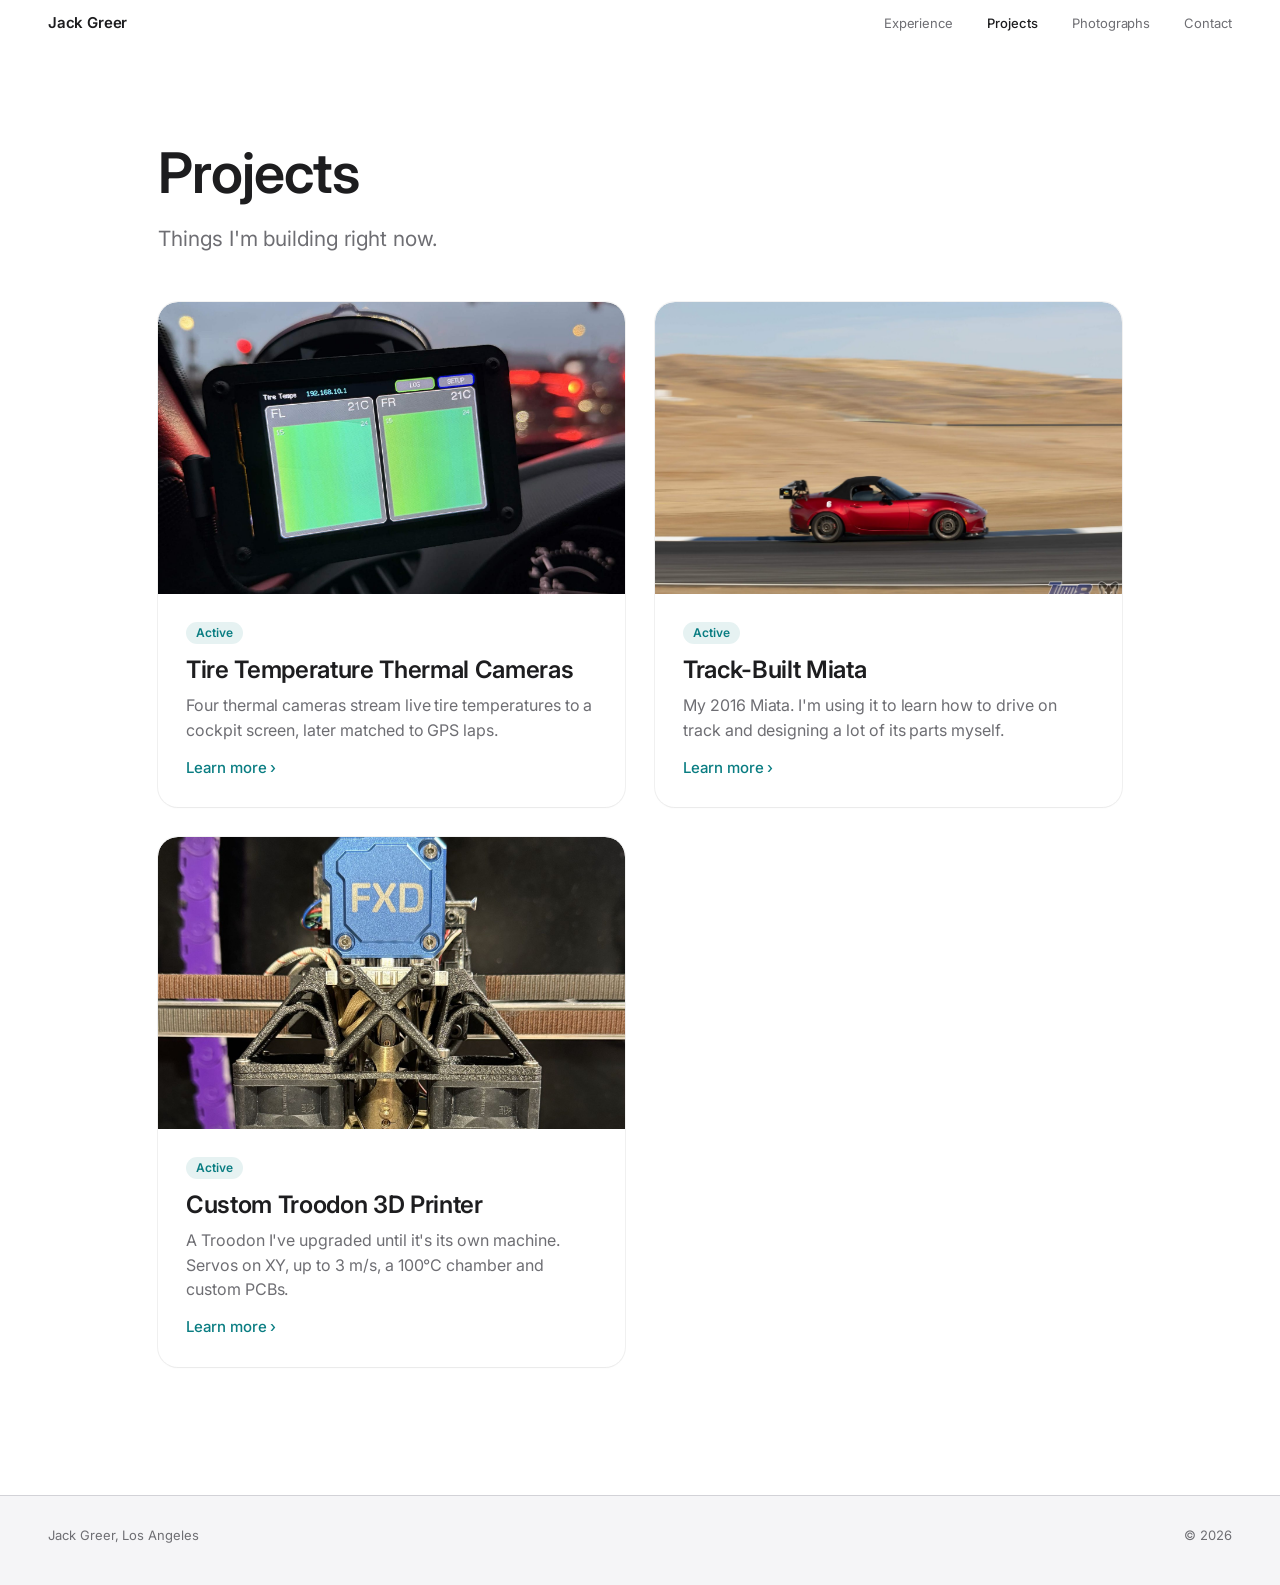
<file: projects.html>
<!doctype html>
<html lang="en">
<head>
<meta charset="utf-8">
<meta name="viewport" content="width=device-width, initial-scale=1">
<meta name="description" content="Projects by Jack Greer: tire temperature thermal cameras, a track-built Miata, and a custom Troodon 3D printer.">
<link rel="canonical" href="https://greerjack.com/projects.html">
<meta property="og:type" content="website">
<meta property="og:site_name" content="Jack Greer">
<meta property="og:title" content="Projects · Jack Greer">
<meta property="og:url" content="https://greerjack.com/projects.html">
<meta property="og:image" content="https://greerjack.com/assets/projects/miata/cover.jpg">
<meta name="twitter:card" content="summary_large_image">
<meta name="theme-color" content="#FFFFFF">
<link rel="icon" type="image/png" href="assets/favicon.png">
<link rel="apple-touch-icon" href="assets/favicon.png">
<title>Projects · Jack Greer</title>
<link rel="preconnect" href="https://fonts.googleapis.com">
<link rel="preconnect" href="https://fonts.gstatic.com" crossorigin>
<link rel="stylesheet" href="https://fonts.googleapis.com/css2?family=Inter:wght@400;500;600&display=swap">
<link rel="stylesheet" href="assets/site.css?v=20261104b">
</head>
<body>
<nav class="nav">
  <div class="nav-in">
    <a class="logo" href="index.html">Jack Greer</a>
    <a href="experience.html">Experience</a>
    <a href="projects.html" aria-current="page">Projects</a>
    <a href="photographs.html">Photographs</a>
    <a href="contact.html">Contact</a>
  </div>
</nav>

<main>

  <section class="band first" id="projects">
    <div class="inner">
      <h1>Projects</h1>
      <p class="sub">Things I'm building right now.</p>
      <div class="projects">
        <a class="proj" href="projects/tire-temps.html">
          <div class="cover" style="view-transition-name:cover-tire">
            <img src="assets/projects/tire-temps/cover.jpg" width="1600" height="1000"
                 alt="TireNet cockpit screen showing live tire temperatures">
          </div>
          <div class="body">
            <span class="status">Active</span>
            <h3>Tire Temperature Thermal Cameras</h3>
            <p>Four thermal cameras stream live tire temperatures to a cockpit screen, later matched to GPS laps.</p>
            <span class="more">Learn more &rsaquo;</span>
          </div>
        </a>
        <a class="proj" href="projects/miata.html">
          <div class="cover" style="view-transition-name:cover-miata">
            <img src="assets/projects/miata/cover.jpg" width="2000" height="1333"
                 alt="The red Miata at speed at Thunderhill, side view, with its rear wing and front splitter">
          </div>
          <div class="body">
            <span class="status">Active</span>
            <h3>Track-Built Miata</h3>
            <p>My 2016 Miata. I'm using it to learn how to drive on track and designing a lot of its parts myself.</p>
            <span class="more">Learn more &rsaquo;</span>
          </div>
        </a>
        <a class="proj" href="projects/troodon.html">
          <div class="cover" style="view-transition-name:cover-troodon">
            <img src="assets/projects/troodon/cover.jpg" width="1600" height="1000"
                 alt="The Troodon's toolhead, with the blue FXD extruder on top">
          </div>
          <div class="body">
            <span class="status">Active</span>
            <h3>Custom Troodon 3D Printer</h3>
            <p>A Troodon I've upgraded until it's its own machine. Servos on XY, up to 3 m/s, a 100&deg;C chamber and custom PCBs.</p>
            <span class="more">Learn more &rsaquo;</span>
          </div>
        </a>
      </div>
    </div>
  </section>

</main>

<footer>
  <div class="foot">
    <span>Jack Greer, Los Angeles</span>
    <span>&copy; 2026</span>
  </div>
</footer>

<script src="assets/site.js?v=20261104b"></script>
</body>
</html>
</file>
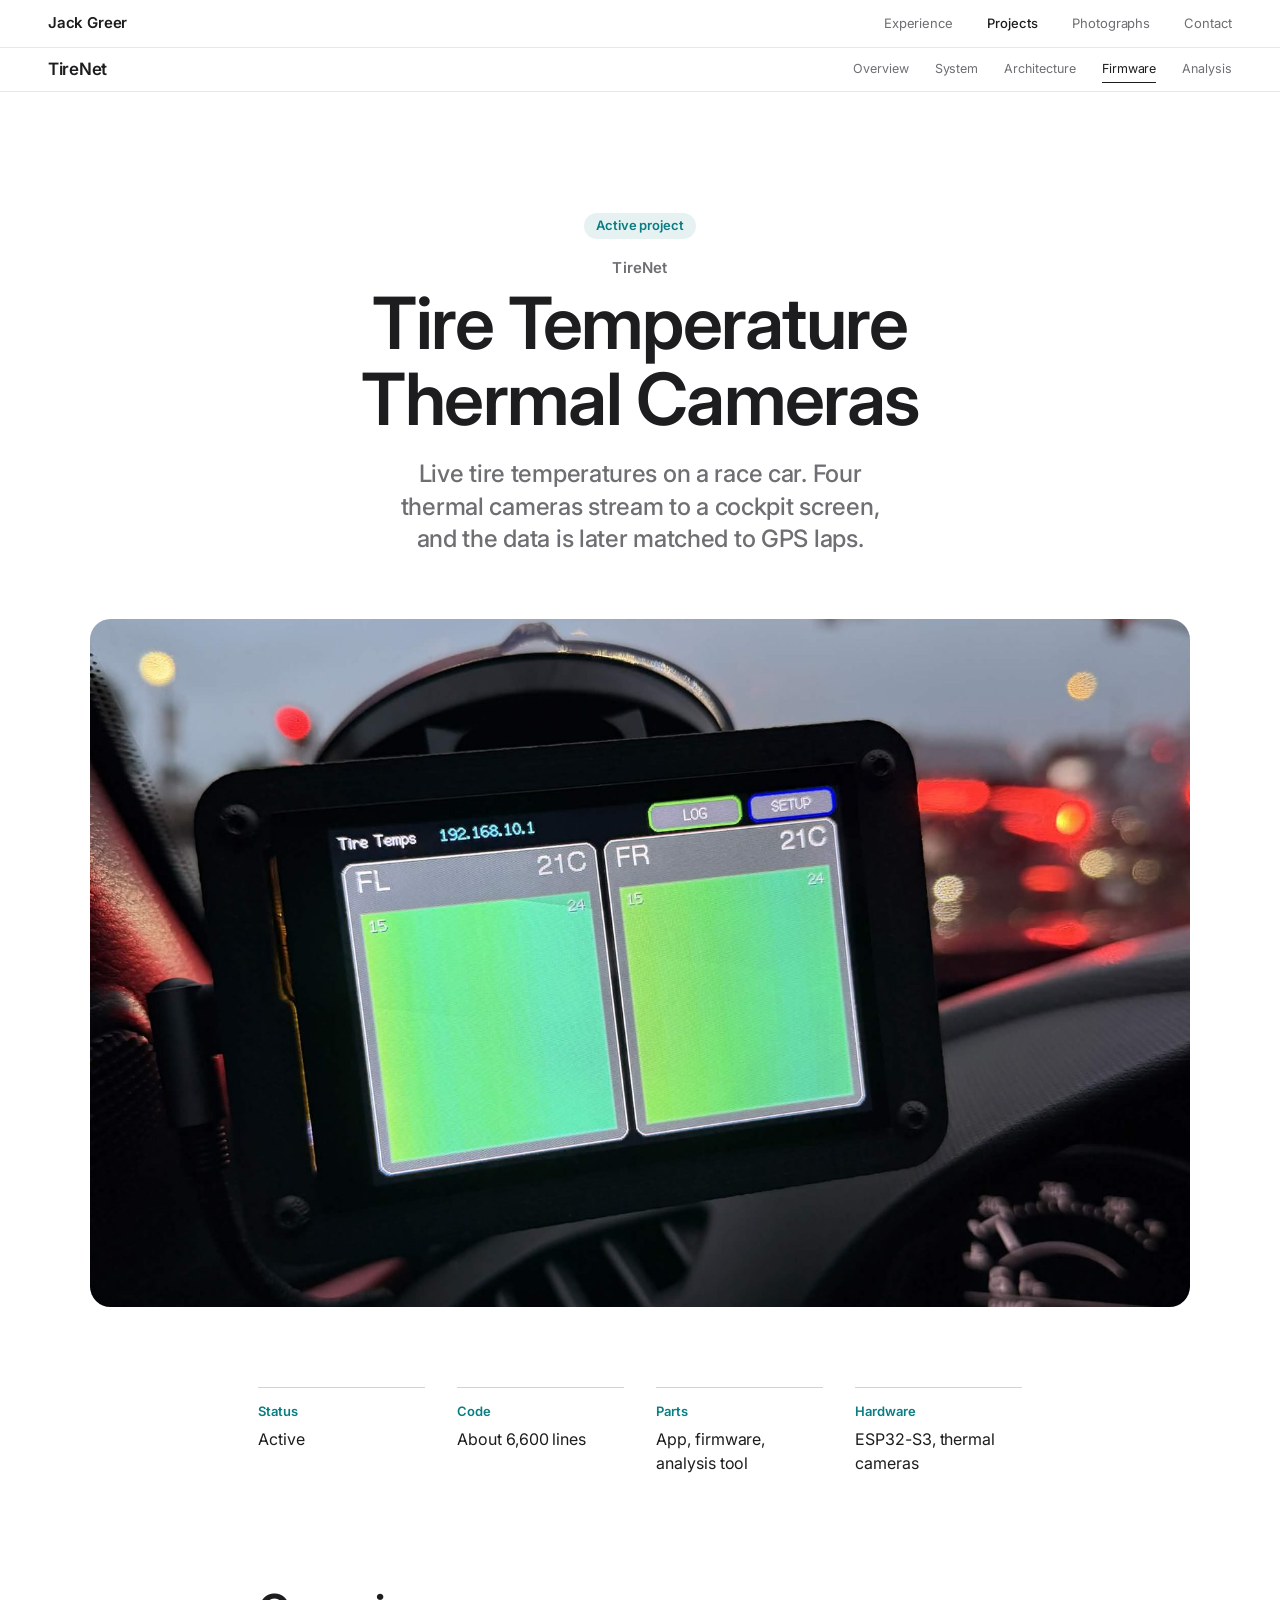
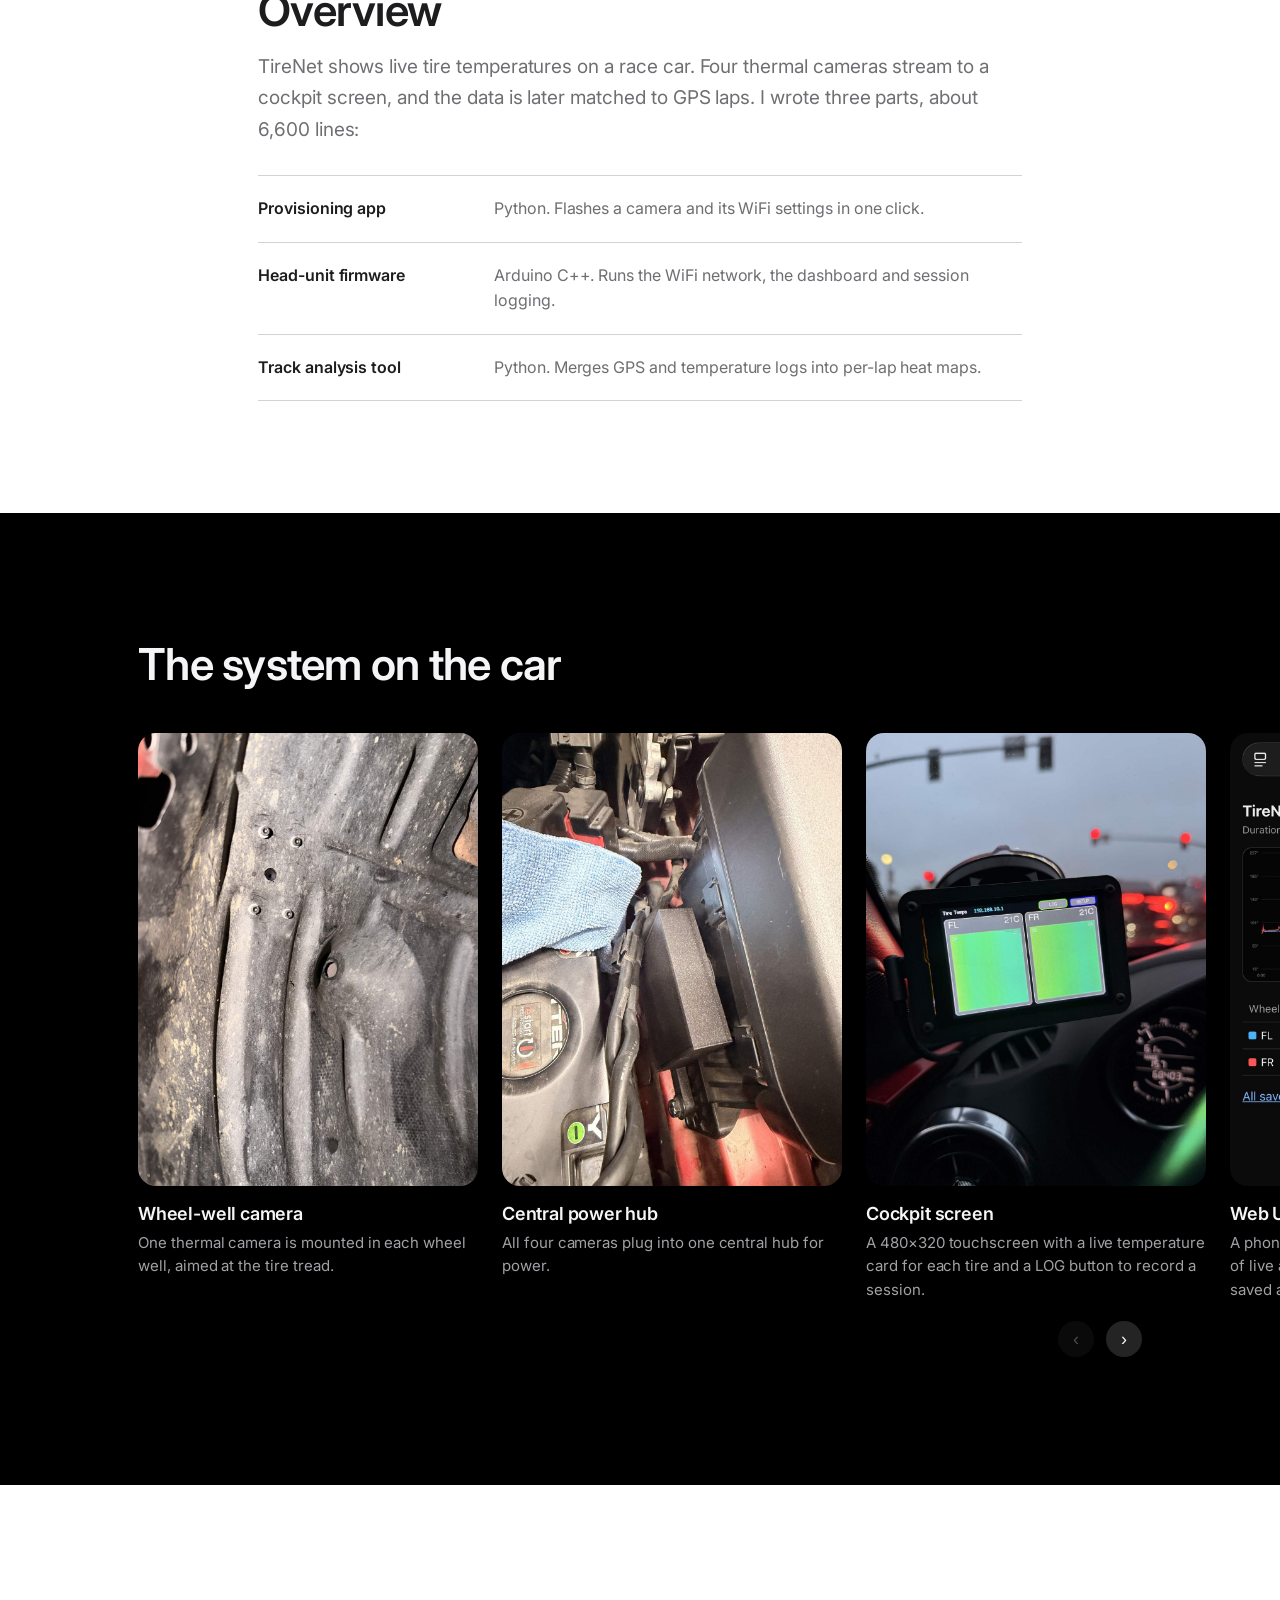
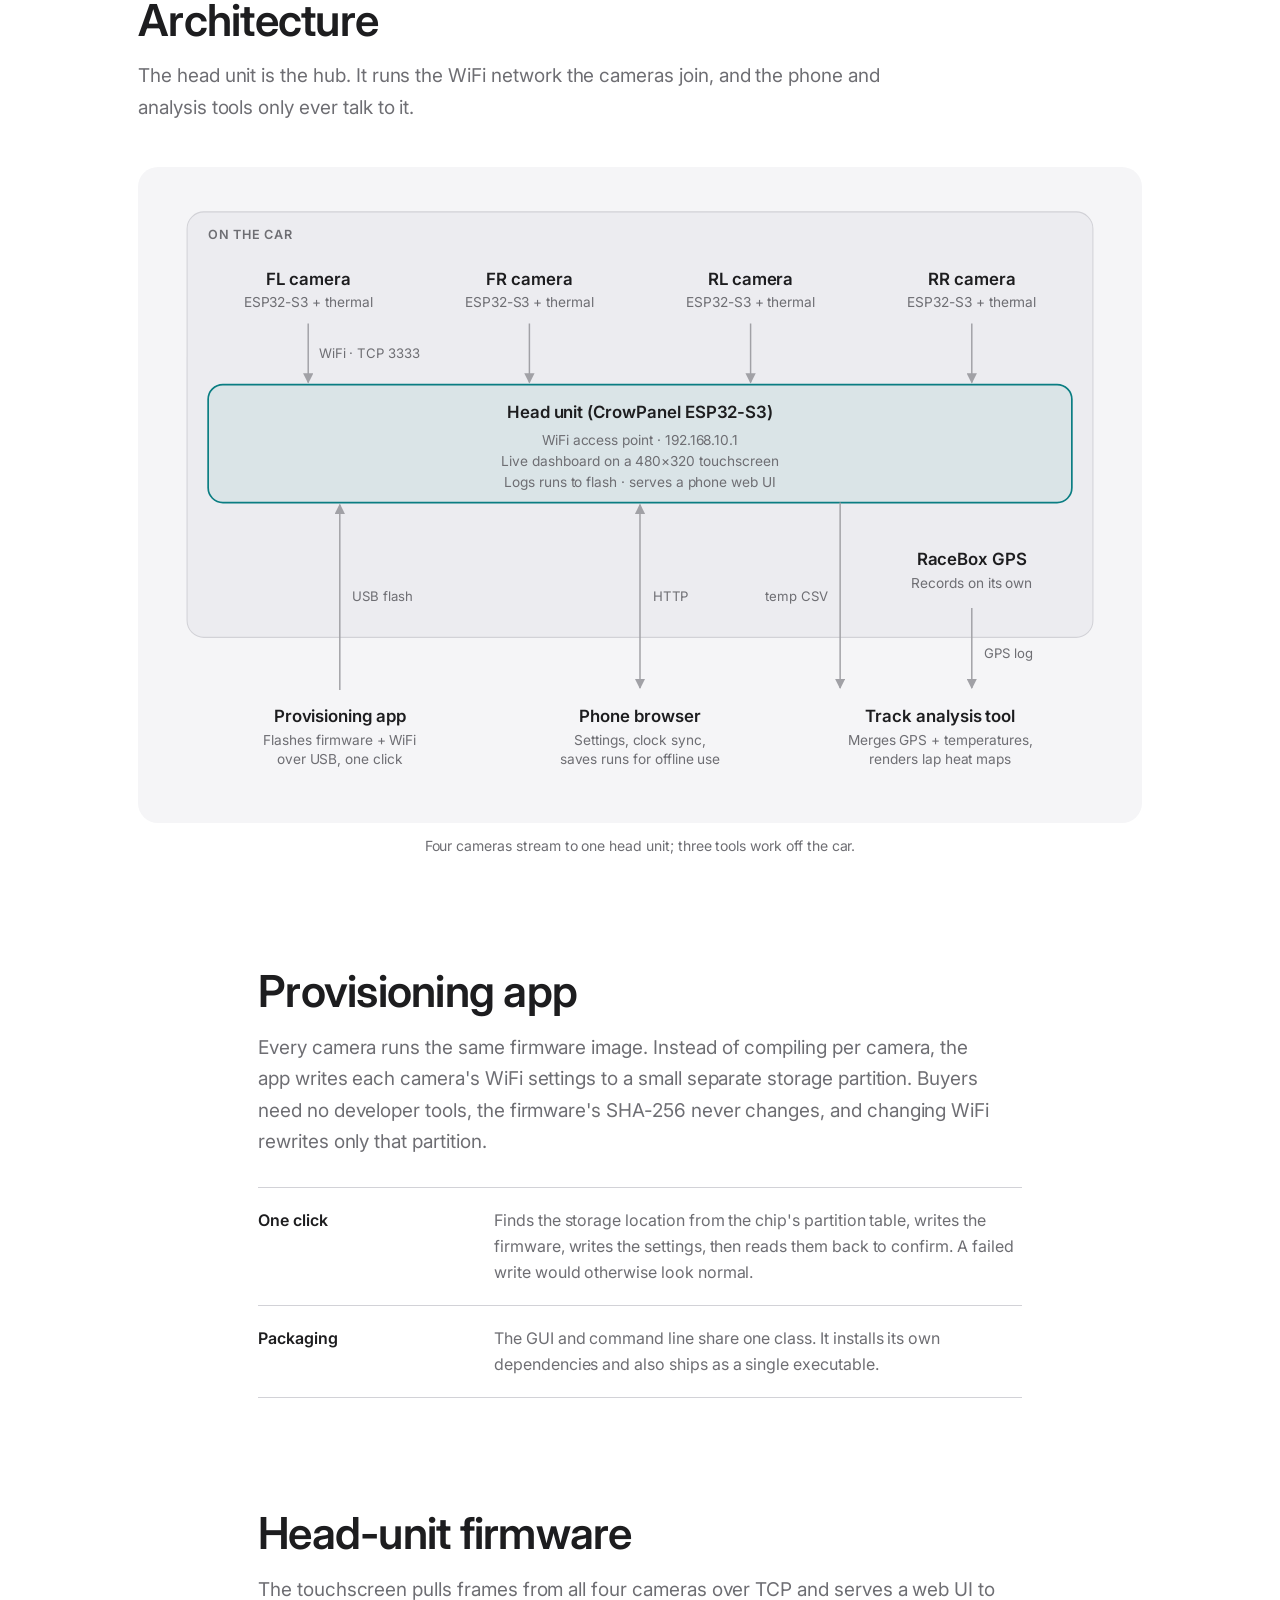
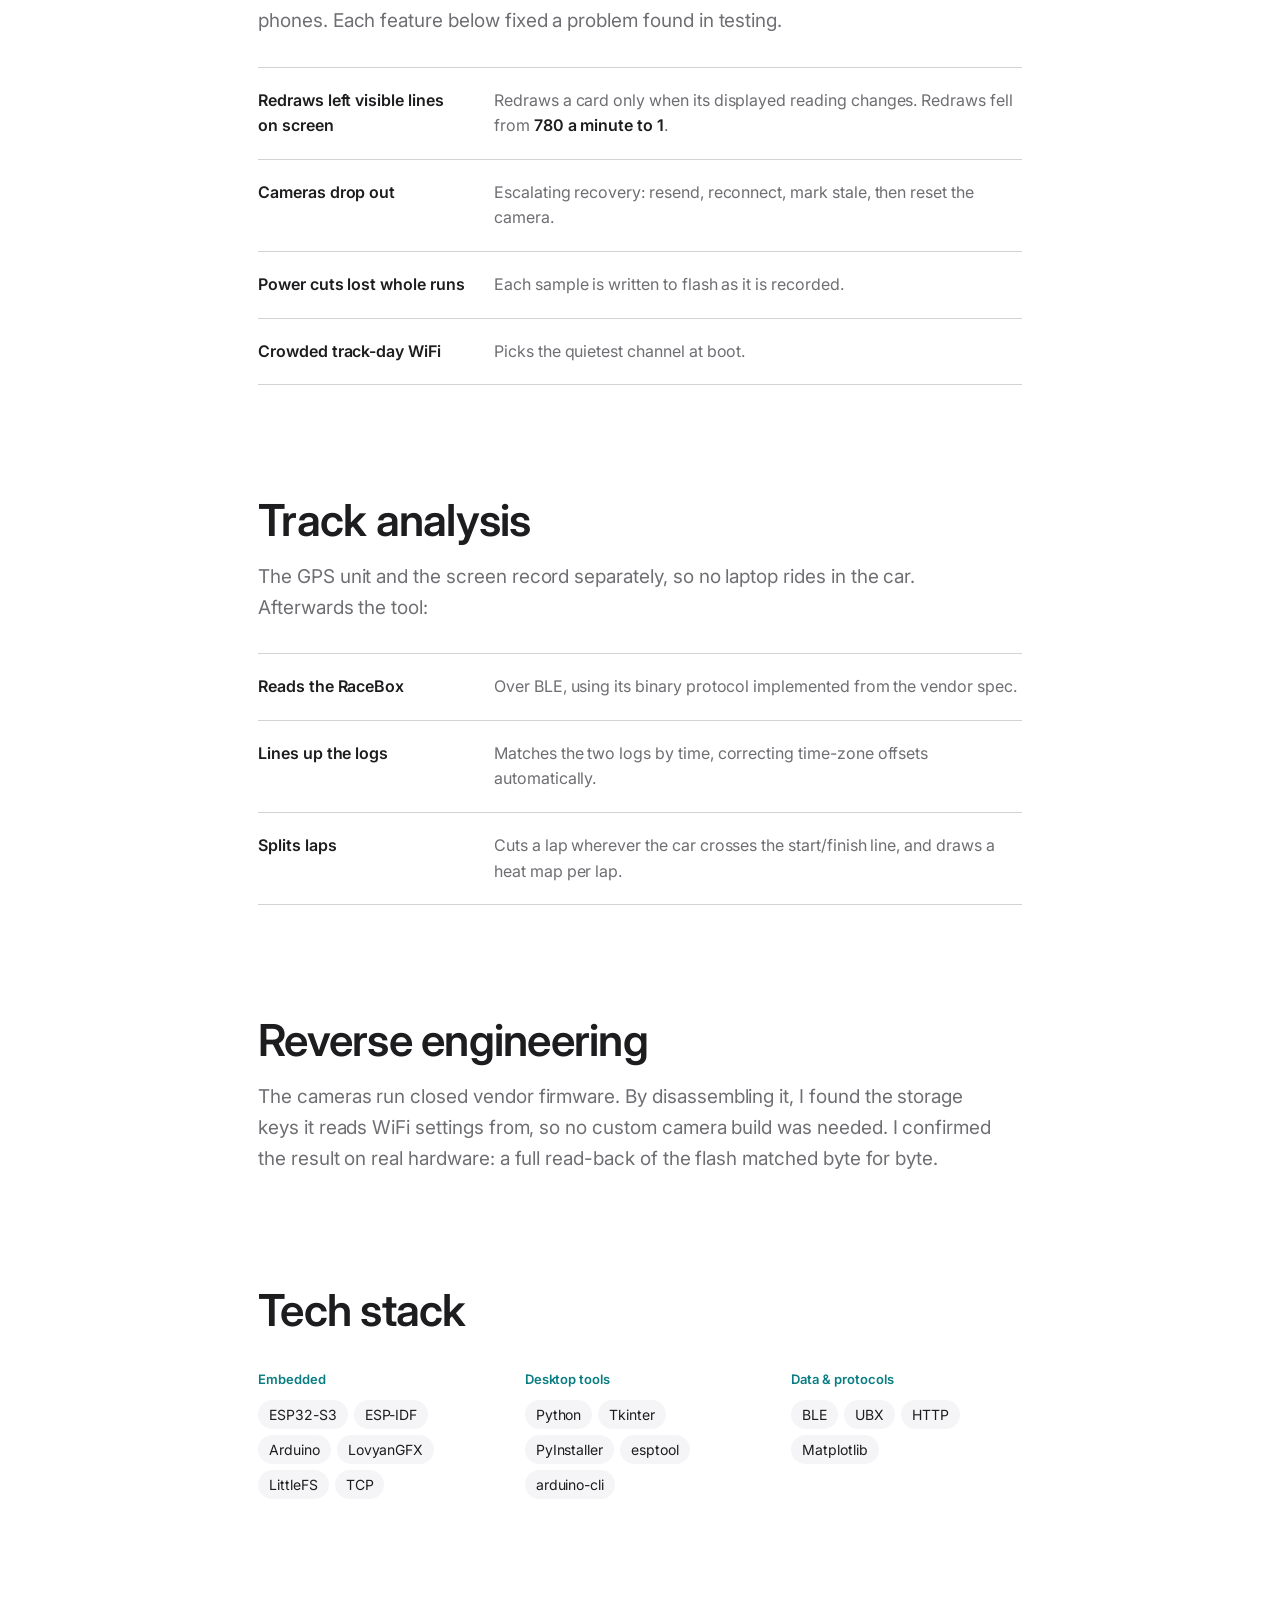
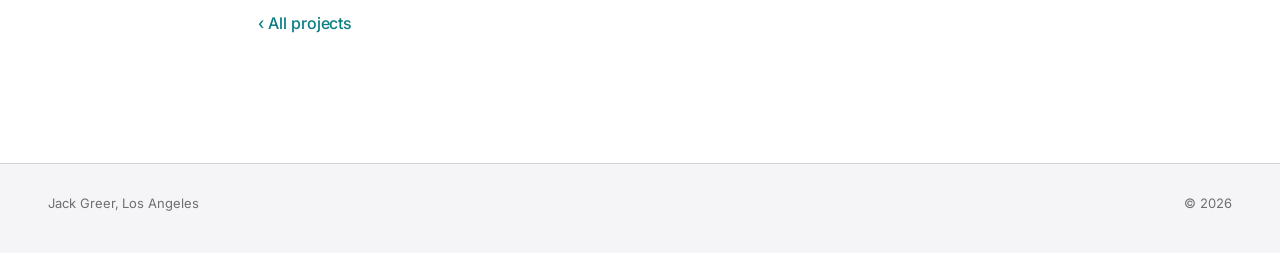
<file: projects/tire-temps.html>
<!doctype html>
<html lang="en">
<head>
<meta charset="utf-8">
<meta name="viewport" content="width=device-width, initial-scale=1">
<meta name="description" content="TireNet: four thermal cameras stream live tire temperatures to a cockpit screen, later matched to GPS laps. A project by Jack Greer.">
<link rel="canonical" href="https://greerjack.com/projects/tire-temps.html">
<meta property="og:type" content="article">
<meta property="og:site_name" content="Jack Greer">
<meta property="og:title" content="Tire Temperature Thermal Cameras">
<meta property="og:description" content="Four thermal cameras stream live tire temperatures to a cockpit screen, later matched to GPS laps.">
<meta property="og:url" content="https://greerjack.com/projects/tire-temps.html">
<meta property="og:image" content="https://greerjack.com/assets/projects/tire-temps/cover.jpg">
<meta name="twitter:card" content="summary_large_image">
<meta name="theme-color" content="#FFFFFF">
<link rel="icon" type="image/png" href="../assets/favicon.png">
<link rel="apple-touch-icon" href="../assets/favicon.png">
<title>Tire Temperature Thermal Cameras · Jack Greer</title>
<link rel="preconnect" href="https://fonts.googleapis.com">
<link rel="preconnect" href="https://fonts.gstatic.com" crossorigin>
<link rel="stylesheet" href="https://fonts.googleapis.com/css2?family=Inter:wght@400;500;600&display=swap">
<style>
/* same tokens as assets/site.css */
:root{
  color-scheme: light;
  --bg:#FFFFFF;
  --bg-alt:#F5F5F7;
  --ink:#1D1D1F;
  --ink-2:#6E6E73;
  --rule:#D2D2D7;
  --accent:#0A7D82;
  --sans:-apple-system,BlinkMacSystemFont,"SF Pro Text","SF Pro Display","SF Pro",
         "Inter","Segoe UI",Roboto,"Helvetica Neue",Arial,sans-serif;
  --gut:clamp(22px,5vw,48px);
  --page:860px;
  --mid:1100px;
  --wide:1400px;
  --ease:cubic-bezier(.22,.61,.36,1);
}

*{box-sizing:border-box}
html{-webkit-text-size-adjust:100%}
@media (prefers-reduced-motion:reduce){*{transition:none!important;animation:none!important}}
body{
  margin:0;background:var(--bg);color:var(--ink);
  font-family:var(--sans);
  font-size:clamp(16px,1.1vw,17px);line-height:1.5;letter-spacing:-.003em;
  -webkit-font-smoothing:antialiased;-moz-osx-font-smoothing:grayscale;
}
img{display:block;max-width:100%}
a{color:inherit}
:focus-visible{outline:2px solid var(--accent);outline-offset:4px;border-radius:4px}

.inner{max-width:var(--page);margin:0 auto;padding-inline:var(--gut)}
.inner.mid{max-width:var(--mid)}

/* ---------- nav ---------- */
.nav{
  position:sticky;top:0;z-index:50;height:48px;
  background:rgba(255,255,255,.86);
  backdrop-filter:saturate(180%) blur(20px);
  -webkit-backdrop-filter:saturate(180%) blur(20px);
  border-bottom:1px solid rgba(0,0,0,.09);
}
.nav-in{
  max-width:var(--wide);margin:0 auto;padding-inline:var(--gut);height:100%;
  display:flex;align-items:center;gap:clamp(16px,3vw,34px);
}
.nav a{text-decoration:none;font-size:13px;color:var(--ink-2);transition:color .2s ease;white-space:nowrap}
.nav a:hover{color:var(--ink)}
.nav .logo{font-size:15px;font-weight:600;color:var(--ink);margin-right:auto;letter-spacing:-.012em}
.nav a[aria-current="page"]{color:var(--ink);font-weight:500}
@media (max-width:520px){.nav-in{gap:14px}.nav a{font-size:12.5px}.nav .logo{font-size:14px}}
@media (max-width:400px){.nav-in{gap:11px}.nav a{font-size:12px}}

/* ---------- hero ---------- */
.hero{text-align:center;padding-block:clamp(64px,10vw,120px) clamp(40px,6vw,64px)}
.status{
  display:inline-block;padding:3px 12px;border-radius:980px;
  background:rgba(10,125,130,.1);color:var(--accent);font-weight:600;font-size:13px;
}
.eyebrow{display:block;margin-top:18px;font-size:15px;font-weight:600;color:var(--ink-2);letter-spacing:.01em}
.hero h1{
  margin:6px 0 0;font-size:clamp(38px,7vw,72px);font-weight:600;
  line-height:1.05;letter-spacing:-.022em;text-wrap:balance;
}
.lede{
  margin:clamp(16px,2.4vw,22px) auto 0;max-width:36ch;
  font-size:clamp(19px,2.4vw,24px);line-height:1.35;font-weight:500;
  letter-spacing:-.012em;color:var(--ink-2);text-wrap:balance;
}
@media (prefers-reduced-motion:no-preference){
  .hero > *, .cover{animation:heroIn .7s var(--ease) backwards}
  .hero h1{animation-delay:.06s}
  .lede{animation-delay:.12s}
  .cover{animation-delay:.2s}
}
@keyframes heroIn{from{opacity:0;transform:translateY(16px)}}

.cover-wrap{padding-inline:var(--gut)}
.cover{
  max-width:var(--mid);margin:0 auto;aspect-ratio:16/10;
  border-radius:clamp(14px,1.6vw,22px);overflow:hidden;background:#1B1B1F;
}
.cover img{width:100%;height:100%;object-fit:cover}

/* ---------- facts ---------- */
.facts{
  display:grid;grid-template-columns:repeat(auto-fit,minmax(160px,1fr));
  gap:clamp(18px,3vw,32px);margin:clamp(48px,7vw,80px) 0 0;padding:0;
}
.facts div{border-top:1px solid var(--rule);padding-top:14px}
.facts dt{font-size:13px;font-weight:600;color:var(--accent);margin:0}
.facts dd{margin:6px 0 0;font-size:16px;line-height:1.5;color:var(--ink)}

/* ---------- sections ---------- */
section{margin-top:clamp(64px,9vw,112px)}
section h2{
  margin:0;font-size:clamp(28px,4.4vw,44px);font-weight:600;
  line-height:1.08;letter-spacing:-.017em;text-wrap:balance;
}
section p{margin:16px 0 0;font-size:clamp(17px,2vw,19px);line-height:1.65;color:var(--ink-2);max-width:62ch}
section p strong{color:var(--ink);font-weight:600}

/* labelled list: the bold lead-in carries the point, the rest explains */
.points{list-style:none;margin:clamp(22px,3vw,30px) 0 0;padding:0;display:flex;flex-direction:column}
.points li{
  padding-block:clamp(16px,2.2vw,20px);border-top:1px solid var(--rule);
  display:grid;grid-template-columns:minmax(150px,13em) minmax(0,1fr);gap:4px 28px;
  font-size:16px;line-height:1.6;color:var(--ink-2);
}
.points li:last-child{border-bottom:1px solid var(--rule)}
.points b,.points strong{color:var(--ink);font-weight:600}
@media (max-width:620px){.points li{grid-template-columns:1fr}}

/* ---------- system photos ---------- */
.parts{
  display:grid;grid-template-columns:repeat(4,minmax(0,1fr));
  gap:clamp(16px,2.2vw,26px);margin-top:clamp(28px,4vw,44px);
}
@media (max-width:960px){.parts{grid-template-columns:repeat(2,minmax(0,1fr))}}
@media (max-width:520px){.parts{grid-template-columns:1fr}}
.part{margin:0;display:flex;flex-direction:column;gap:14px}
.plate{
  display:block;width:100%;padding:0;border:0;cursor:zoom-in;line-height:0;
  border-radius:clamp(12px,1.4vw,18px);overflow:hidden;background:#E8E8ED;
  transition:transform .5s var(--ease),box-shadow .5s var(--ease);
}
.plate img{width:100%;height:auto;aspect-ratio:3/4;object-fit:cover}
@media (hover:hover) and (prefers-reduced-motion:no-preference){
  .plate:hover{transform:scale(1.03);box-shadow:0 18px 44px rgba(0,0,0,.16)}
}
.part h3{margin:0;font-size:18px;font-weight:600;letter-spacing:-.01em}
.part p{margin:4px 0 0;font-size:15px;line-height:1.55;color:var(--ink-2)}

/* ---------- architecture ---------- */
.arch{margin:clamp(28px,4vw,44px) 0 0}
.arch .scroll{
  overflow-x:auto;-webkit-overflow-scrolling:touch;
  background:var(--bg-alt);border-radius:clamp(14px,1.6vw,20px);
  padding:clamp(14px,2.4vw,28px);
}
.arch svg{display:block;width:100%;min-width:680px;height:auto;font-family:var(--sans)}
.arch figcaption{margin-top:12px;font-size:14px;color:var(--ink-2);text-align:center}
.arch .zone{fill:#ECECF0;stroke:var(--rule)}
.arch .zone-t{font-size:12px;font-weight:600;letter-spacing:.06em;fill:var(--ink-2)}
.arch .box{fill:#fff;stroke:var(--rule)}
.arch .hub{fill:rgba(10,125,130,.08);stroke:var(--accent);stroke-width:1.6}
.arch .t{font-size:16px;font-weight:600;fill:var(--ink);text-anchor:middle}
.arch .s{font-size:13px;fill:var(--ink-2);text-anchor:middle}
.arch .wire{stroke:#A1A1A6;stroke-width:1.4;fill:none}
.arch .lbl{font-size:12.5px;fill:var(--ink-2)}
.arch .head{fill:#A1A1A6}

/* ---------- stack ---------- */
.stack{display:grid;grid-template-columns:repeat(auto-fit,minmax(220px,1fr));gap:clamp(22px,3vw,36px);margin:clamp(24px,3.4vw,36px) 0 0;padding:0}
.stack div{display:flex;flex-direction:column;gap:10px}
.stack dt{font-size:13px;font-weight:600;color:var(--accent);margin:0}
.stack dd{margin:0;display:flex;flex-wrap:wrap;gap:6px}
.chip{padding:4px 11px;border-radius:980px;background:var(--bg-alt);font-size:14px;color:var(--ink)}

.back{
  display:inline-flex;align-items:center;gap:6px;margin-top:clamp(64px,9vw,112px);
  color:var(--accent);text-decoration:none;font-size:16px;font-weight:500;
}
.back:hover{opacity:.7}

footer{background:var(--bg-alt);border-top:1px solid var(--rule);padding-block:30px 40px;margin-top:clamp(72px,10vw,128px)}
.foot{
  max-width:var(--wide);margin:0 auto;padding-inline:var(--gut);
  display:flex;justify-content:space-between;gap:12px;flex-wrap:wrap;font-size:13px;color:var(--ink-2);
}

/* ---------- lightbox (same as the home page) ---------- */
.box{
  position:fixed;inset:0;z-index:99;border:0;margin:0;padding:0;width:100%;height:100%;
  max-width:none;max-height:none;
  background:rgba(245,245,247,.97);
  backdrop-filter:blur(24px);-webkit-backdrop-filter:blur(24px);
  display:none;
}
.box[open]{display:flex;flex-direction:column;align-items:center;justify-content:center;gap:16px;padding:clamp(18px,4vw,52px)}
.box::backdrop{background:rgba(245,245,247,.97)}
.box img{max-width:100%;max-height:82vh;width:auto;height:auto;object-fit:contain;border-radius:10px}
.box figcaption{font-size:14px;color:var(--ink);font-weight:500;text-align:center}
.box .x{
  position:absolute;top:clamp(14px,2.4vw,26px);right:clamp(14px,2.4vw,26px);
  width:34px;height:34px;border-radius:50%;border:0;cursor:pointer;
  background:rgba(0,0,0,.06);color:var(--ink);font-size:17px;line-height:1;
}
.box .x:hover{background:rgba(0,0,0,.12)}
</style>
<link rel="stylesheet" href="../assets/project.css?v=20261104b">
</head>
<body>
<nav class="nav">
  <div class="nav-in">
    <a class="logo" href="../index.html">Jack Greer</a>
    <a href="../experience.html">Experience</a>
    <a href="../projects.html" aria-current="page">Projects</a>
    <a href="../photographs.html">Photographs</a>
    <a href="../contact.html">Contact</a>
  </div>
</nav>
<nav class="subnav" aria-label="On this page">
  <div class="subnav-in">
    <a class="subnav-title" href="#top">TireNet</a>
    <div class="subnav-links">
      <a href="#overview">Overview</a>
      <a href="#system">System</a>
      <a href="#arch">Architecture</a>
      <a href="#firmware">Firmware</a>
      <a href="#analysis">Analysis</a>
    </div>
  </div>
</nav>

<main>
  <header class="hero inner" id="top">
    <span class="status">Active project</span>
    <span class="eyebrow">TireNet</span>
    <h1>Tire Temperature Thermal Cameras</h1>
    <p class="lede">Live tire temperatures on a race car. Four thermal cameras stream to a cockpit screen, and the data is later matched to GPS laps.</p>
  </header>

  <div class="cover-wrap">
    <div class="cover" style="view-transition-name:cover-tire;--ratio:1.6">
      <img src="../assets/projects/tire-temps/cover.jpg" width="1600" height="1000"
           alt="The TireNet cockpit screen on the dash, showing live front-left and front-right tire temperature cards">
    </div>
  </div>

  <div class="inner">
    <dl class="facts">
      <div><dt>Status</dt><dd>Active</dd></div>
      <div><dt>Code</dt><dd>About 6,600 lines</dd></div>
      <div><dt>Parts</dt><dd>App, firmware, analysis tool</dd></div>
      <div><dt>Hardware</dt><dd>ESP32-S3, thermal cameras</dd></div>
    </dl>

    <section id="overview">
      <h2>Overview</h2>
      <p>TireNet shows live tire temperatures on a race car. Four thermal cameras stream to a cockpit screen, and the data is later matched to GPS laps. I wrote three parts, about 6,600 lines:</p>
      <ul class="points">
        <li><b>Provisioning app</b><span>Python. Flashes a camera and its WiFi settings in one click.</span></li>
        <li><b>Head-unit firmware</b><span>Arduino C++. Runs the WiFi network, the dashboard and session logging.</span></li>
        <li><b>Track analysis tool</b><span>Python. Merges GPS and temperature logs into per-lap heat maps.</span></li>
      </ul>
    </section>
  </div>

  <div class="dark" id="system">
    <div class="inner mid">
      <section>
        <h2>The system on the car</h2>
      </section>
    </div>
    <div class="rail">
      <div class="rail-track">
        <figure class="part">
          <button class="plate" type="button" aria-label="Enlarge: Wheel-well camera">
            <img src="../assets/projects/tire-temps/wheel-well.jpg" width="1080" height="1440" loading="lazy"
                 alt="Thermal camera mounted in the wheel-well liner, aimed at the tire tread">
          </button>
          <figcaption>
            <h3>Wheel-well camera</h3>
            <p>One thermal camera is mounted in each wheel well, aimed at the tire tread.</p>
          </figcaption>
        </figure>
        <figure class="part">
          <button class="plate" type="button" aria-label="Enlarge: Central power hub">
            <img src="../assets/projects/tire-temps/power-hub.jpg" width="1080" height="1440" loading="lazy"
                 alt="Black power hub enclosure mounted in the engine bay">
          </button>
          <figcaption>
            <h3>Central power hub</h3>
            <p>All four cameras plug into one central hub for power.</p>
          </figcaption>
        </figure>
        <figure class="part">
          <button class="plate" type="button" aria-label="Enlarge: Cockpit screen">
            <img src="../assets/projects/tire-temps/cockpit.jpg" width="1080" height="1440" loading="lazy"
                 alt="Cockpit touchscreen with a temperature card per tire and LOG and SETUP buttons">
          </button>
          <figcaption>
            <h3>Cockpit screen</h3>
            <p>A 480×320 touchscreen with a live temperature card for each tire and a LOG button to record a session.</p>
          </figcaption>
        </figure>
        <figure class="part">
          <button class="plate" type="button" aria-label="Enlarge: Web UI graphs">
            <img src="../assets/projects/tire-temps/web-ui.jpg" width="1080" height="1440" loading="lazy"
                 alt="Phone showing a recorded TireNet run: a temperature graph and min, average and max per wheel">
          </button>
          <figcaption>
            <h3>Web UI graphs</h3>
            <p>A phone joins the screen's WiFi to see graphs of live and recorded runs. Each run can be saved as a single page and viewed later offline.</p>
          </figcaption>
        </figure>
      </div>
      <div class="rail-nav">
        <button type="button" data-dir="-1" aria-label="Previous">&lsaquo;</button>
        <button type="button" data-dir="1" aria-label="Next">&rsaquo;</button>
      </div>
    </div>
  </div>

  <div class="inner mid">
    <section id="arch">
      <h2>Architecture</h2>
      <p>The head unit is the hub. It runs the WiFi network the cameras join, and the phone and analysis tools only ever talk to it.</p>
      <figure class="arch">
        <div class="scroll">
          <svg viewBox="0 0 900 570" role="img" aria-labelledby="archT archD">
            <title id="archT">TireNet system architecture</title>
            <desc id="archD">Four ESP32-S3 thermal cameras stream over WiFi on TCP port 3333 to a CrowPanel ESP32-S3 head unit, which runs a WiFi access point at 192.168.10.1, shows a live dashboard on a 480 by 320 touchscreen, logs runs to flash and serves a phone web UI. A RaceBox GPS on the car records on its own. Off the car, the provisioning app flashes firmware and WiFi over USB, a phone browser talks to the head unit over HTTP, and the track analysis tool takes the temperature CSV from the head unit and the GPS log from the RaceBox and renders lap heat maps.</desc>
            <defs>
              <marker id="ah" viewBox="0 0 10 10" refX="9" refY="5" markerWidth="7" markerHeight="7" orient="auto-start-reverse">
                <path class="head" d="M0,0 L10,5 L0,10 z"/>
              </marker>
            </defs>

            <rect class="zone" x="20" y="16" width="860" height="404" rx="16"/>
            <text class="zone-t" x="40" y="42">ON THE CAR</text>

            <g>
              <rect class="box" x="40"  y="58" width="190" height="64" rx="12"/>
              <text class="t" x="135" y="85">FL camera</text><text class="s" x="135" y="106">ESP32-S3 + thermal</text>
              <rect class="box" x="250" y="58" width="190" height="64" rx="12"/>
              <text class="t" x="345" y="85">FR camera</text><text class="s" x="345" y="106">ESP32-S3 + thermal</text>
              <rect class="box" x="460" y="58" width="190" height="64" rx="12"/>
              <text class="t" x="555" y="85">RL camera</text><text class="s" x="555" y="106">ESP32-S3 + thermal</text>
              <rect class="box" x="670" y="58" width="190" height="64" rx="12"/>
              <text class="t" x="765" y="85">RR camera</text><text class="s" x="765" y="106">ESP32-S3 + thermal</text>
            </g>

            <path class="wire" d="M135,122 V178" marker-end="url(#ah)"/>
            <path class="wire" d="M345,122 V178" marker-end="url(#ah)"/>
            <path class="wire" d="M555,122 V178" marker-end="url(#ah)"/>
            <path class="wire" d="M765,122 V178" marker-end="url(#ah)"/>
            <text class="lbl" x="145" y="155">WiFi · TCP 3333</text>

            <rect class="hub" x="40" y="180" width="820" height="112" rx="14"/>
            <text class="t" x="450" y="212">Head unit (CrowPanel ESP32-S3)</text>
            <text class="s" x="450" y="237">WiFi access point · 192.168.10.1</text>
            <text class="s" x="450" y="257">Live dashboard on a 480×320 touchscreen</text>
            <text class="s" x="450" y="277">Logs runs to flash · serves a phone web UI</text>

            <rect class="box" x="670" y="322" width="190" height="70" rx="12"/>
            <text class="t" x="765" y="351">RaceBox GPS</text>
            <text class="s" x="765" y="373">Records on its own</text>

            <path class="wire" d="M165,470 V294" marker-end="url(#ah)"/>
            <text class="lbl" x="177" y="385">USB flash</text>
            <path class="wire" d="M450,294 V468" marker-start="url(#ah)" marker-end="url(#ah)"/>
            <text class="lbl" x="462" y="385">HTTP</text>
            <path class="wire" d="M640,292 V468" marker-end="url(#ah)"/>
            <text class="lbl" x="628" y="385" text-anchor="end">temp CSV</text>
            <path class="wire" d="M765,392 V468" marker-end="url(#ah)"/>
            <text class="lbl" x="777" y="440">GPS log</text>

            <rect class="box" x="40"  y="470" width="250" height="84" rx="12"/>
            <text class="t" x="165" y="500">Provisioning app</text>
            <text class="s" x="165" y="522">Flashes firmware + WiFi</text>
            <text class="s" x="165" y="540">over USB, one click</text>

            <rect class="box" x="325" y="470" width="250" height="84" rx="12"/>
            <text class="t" x="450" y="500">Phone browser</text>
            <text class="s" x="450" y="522">Settings, clock sync,</text>
            <text class="s" x="450" y="540">saves runs for offline use</text>

            <rect class="box" x="610" y="470" width="250" height="84" rx="12"/>
            <text class="t" x="735" y="500">Track analysis tool</text>
            <text class="s" x="735" y="522">Merges GPS + temperatures,</text>
            <text class="s" x="735" y="540">renders lap heat maps</text>
          </svg>
        </div>
        <figcaption>Four cameras stream to one head unit; three tools work off the car.</figcaption>
      </figure>
    </section>
  </div>

  <div class="inner">
    <section>
      <h2>Provisioning app</h2>
      <p>Every camera runs the same firmware image. Instead of compiling per camera, the app writes each camera's WiFi settings to a small separate storage partition. Buyers need no developer tools, the firmware's SHA-256 never changes, and changing WiFi rewrites only that partition.</p>
      <ul class="points">
        <li><b>One click</b><span>Finds the storage location from the chip's partition table, writes the firmware, writes the settings, then reads them back to confirm. A failed write would otherwise look normal.</span></li>
        <li><b>Packaging</b><span>The GUI and command line share one class. It installs its own dependencies and also ships as a single executable.</span></li>
      </ul>
    </section>

    <section id="firmware">
      <h2>Head-unit firmware</h2>
      <p>The touchscreen pulls frames from all four cameras over TCP and serves a web UI to phones. Each feature below fixed a problem found in testing.</p>
      <ul class="points">
        <li><b>Redraws left visible lines on screen</b><span>Redraws a card only when its displayed reading changes. Redraws fell from <strong>780 a minute to 1</strong>.</span></li>
        <li><b>Cameras drop out</b><span>Escalating recovery: resend, reconnect, mark stale, then reset the camera.</span></li>
        <li><b>Power cuts lost whole runs</b><span>Each sample is written to flash as it is recorded.</span></li>
        <li><b>Crowded track-day WiFi</b><span>Picks the quietest channel at boot.</span></li>
      </ul>
    </section>

    <section id="analysis">
      <h2>Track analysis</h2>
      <p>The GPS unit and the screen record separately, so no laptop rides in the car. Afterwards the tool:</p>
      <ul class="points">
        <li><b>Reads the RaceBox</b><span>Over BLE, using its binary protocol implemented from the vendor spec.</span></li>
        <li><b>Lines up the logs</b><span>Matches the two logs by time, correcting time-zone offsets automatically.</span></li>
        <li><b>Splits laps</b><span>Cuts a lap wherever the car crosses the start/finish line, and draws a heat map per lap.</span></li>
      </ul>
    </section>

    <section>
      <h2>Reverse engineering</h2>
      <p>The cameras run closed vendor firmware. By disassembling it, I found the storage keys it reads WiFi settings from, so no custom camera build was needed. I confirmed the result on real hardware: a full read-back of the flash matched byte for byte.</p>
    </section>

    <section>
      <h2>Tech stack</h2>
      <dl class="stack">
        <div><dt>Embedded</dt><dd>
          <span class="chip">ESP32-S3</span><span class="chip">ESP-IDF</span><span class="chip">Arduino</span>
          <span class="chip">LovyanGFX</span><span class="chip">LittleFS</span><span class="chip">TCP</span>
        </dd></div>
        <div><dt>Desktop tools</dt><dd>
          <span class="chip">Python</span><span class="chip">Tkinter</span><span class="chip">PyInstaller</span>
          <span class="chip">esptool</span><span class="chip">arduino-cli</span>
        </dd></div>
        <div><dt>Data &amp; protocols</dt><dd>
          <span class="chip">BLE</span><span class="chip">UBX</span><span class="chip">HTTP</span><span class="chip">Matplotlib</span>
        </dd></div>
      </dl>
    </section>

    <a class="back" href="../projects.html">&lsaquo; All projects</a>
  </div>
</main>

<footer>
  <div class="foot">
    <span>Jack Greer, Los Angeles</span>
    <span>&copy; 2026</span>
  </div>
</footer>

<dialog class="box" id="box">
  <button class="x" id="boxx" aria-label="Close">&times;</button>
  <img id="boximg" alt="">
  <figcaption id="boxcap"></figcaption>
</dialog>

<script>
(function(){
  "use strict";
  var box = document.getElementById("box"),
      bimg = document.getElementById("boximg"),
      bcap = document.getElementById("boxcap");
  Array.prototype.forEach.call(document.querySelectorAll(".plate"), function(btn){
    btn.addEventListener("click", function(){
      var im = btn.querySelector("img");
      bimg.src = im.src; bimg.alt = im.alt;
      bcap.textContent = btn.closest(".part").querySelector("h3").textContent;
      box.showModal ? box.showModal() : box.setAttribute("open","");
    });
  });
  function hide(){ box.close ? box.close() : box.removeAttribute("open"); }
  document.getElementById("boxx").addEventListener("click", hide);
  box.addEventListener("click", function(e){ if (e.target === box) hide(); });
})();
</script>
<script src="../assets/project.js?v=20261104b"></script>
</body>
</html>
</file>
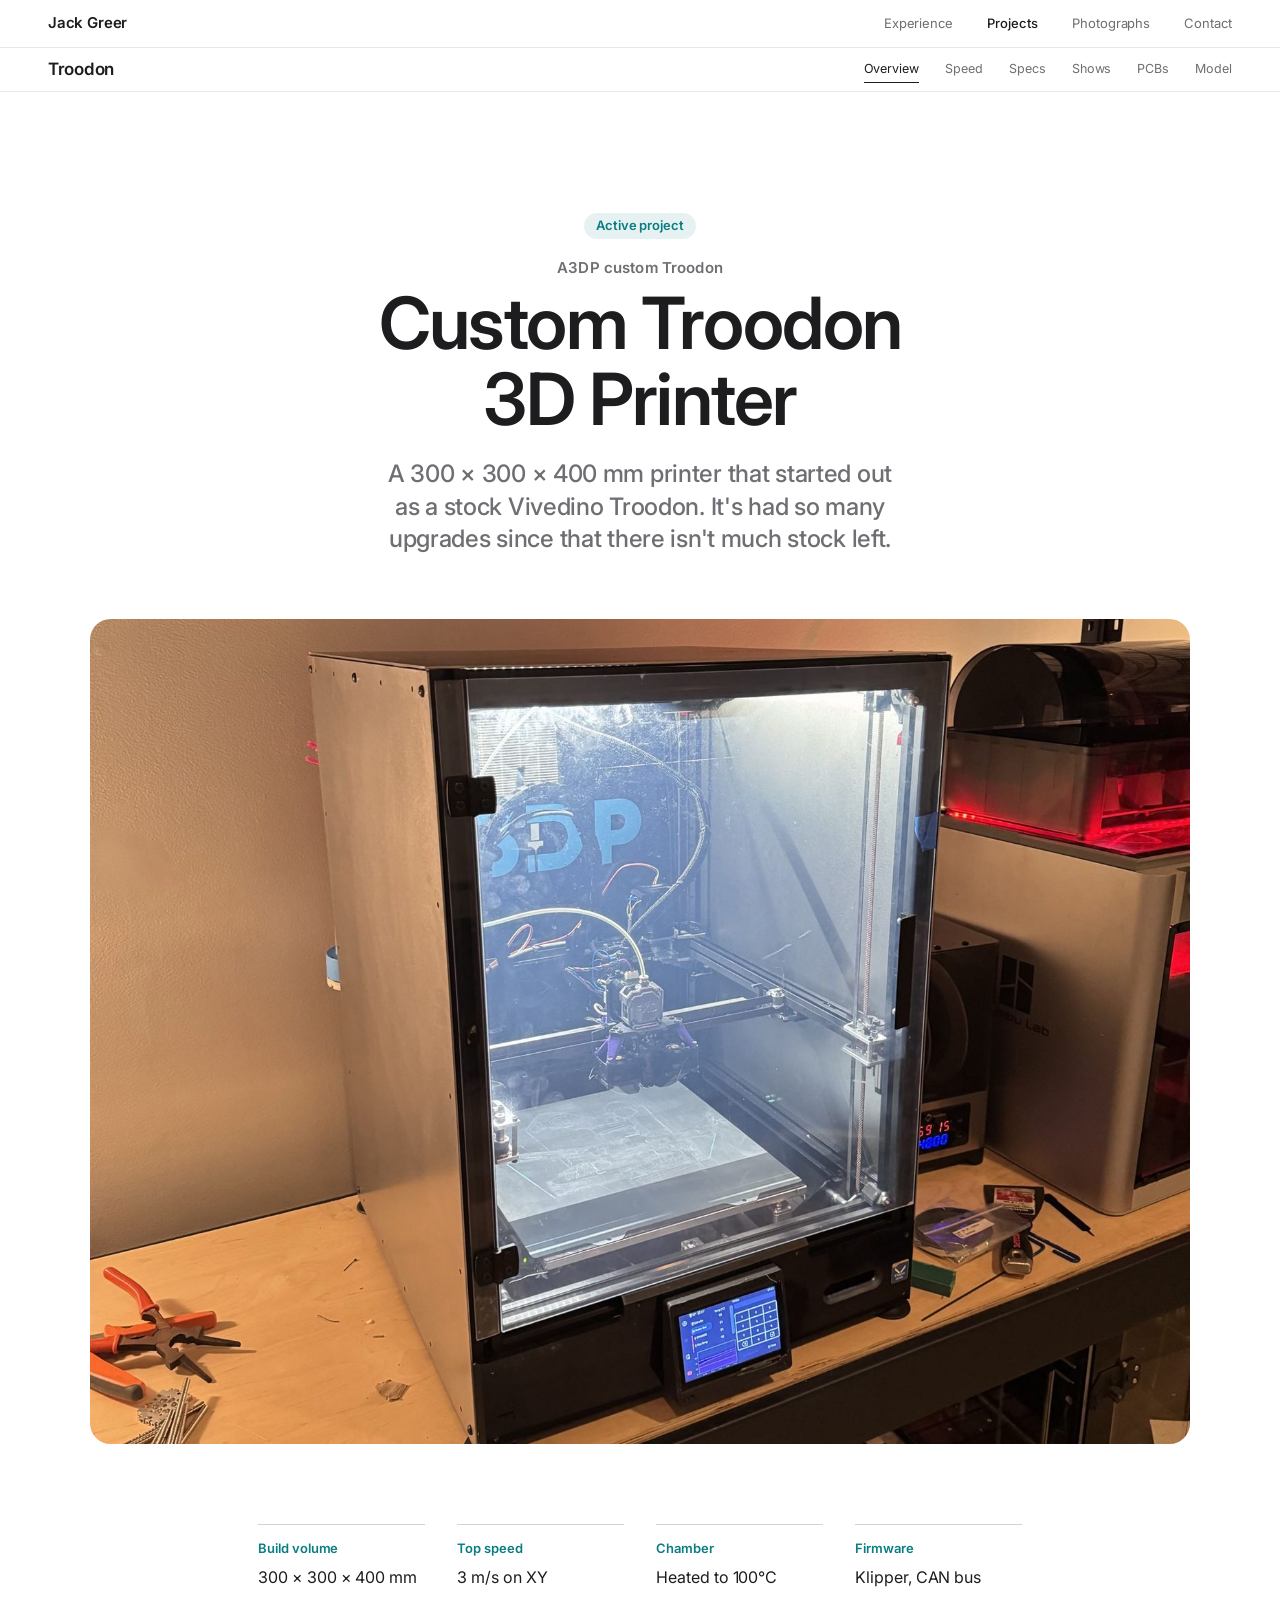
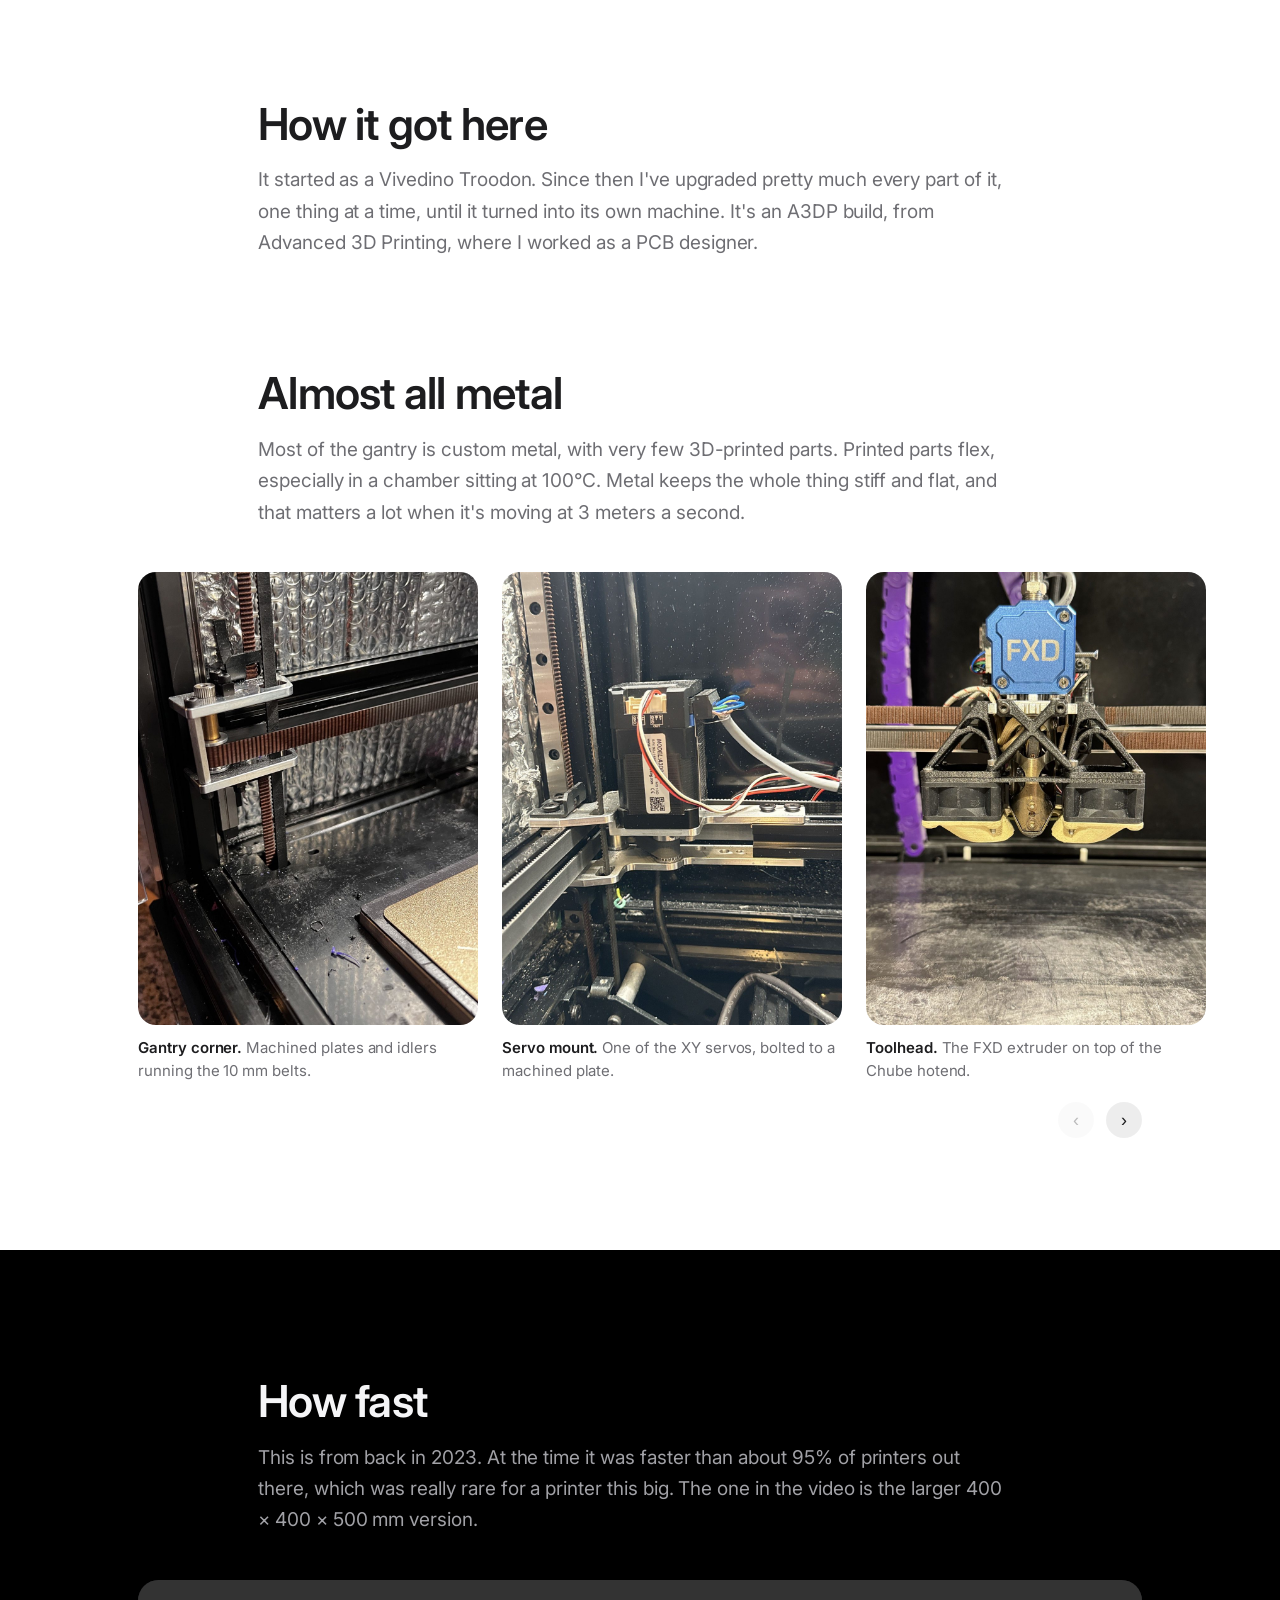
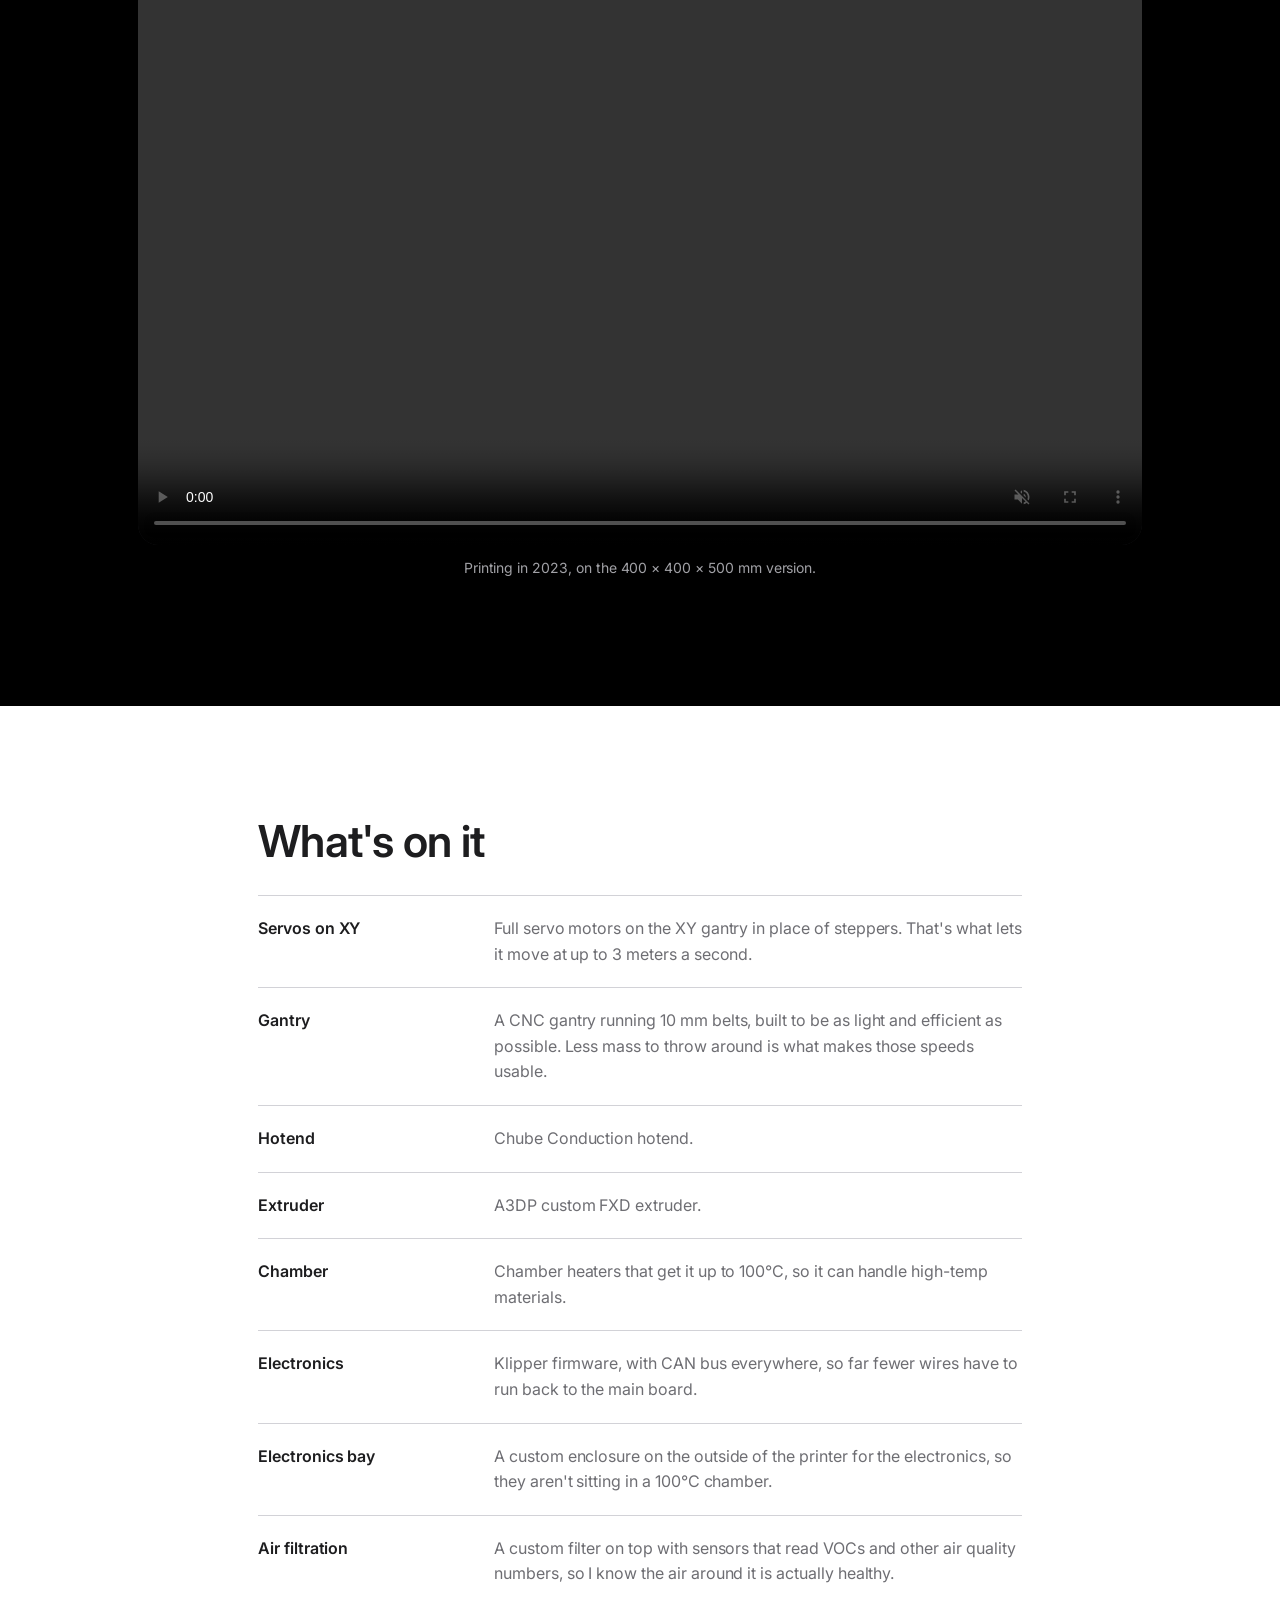
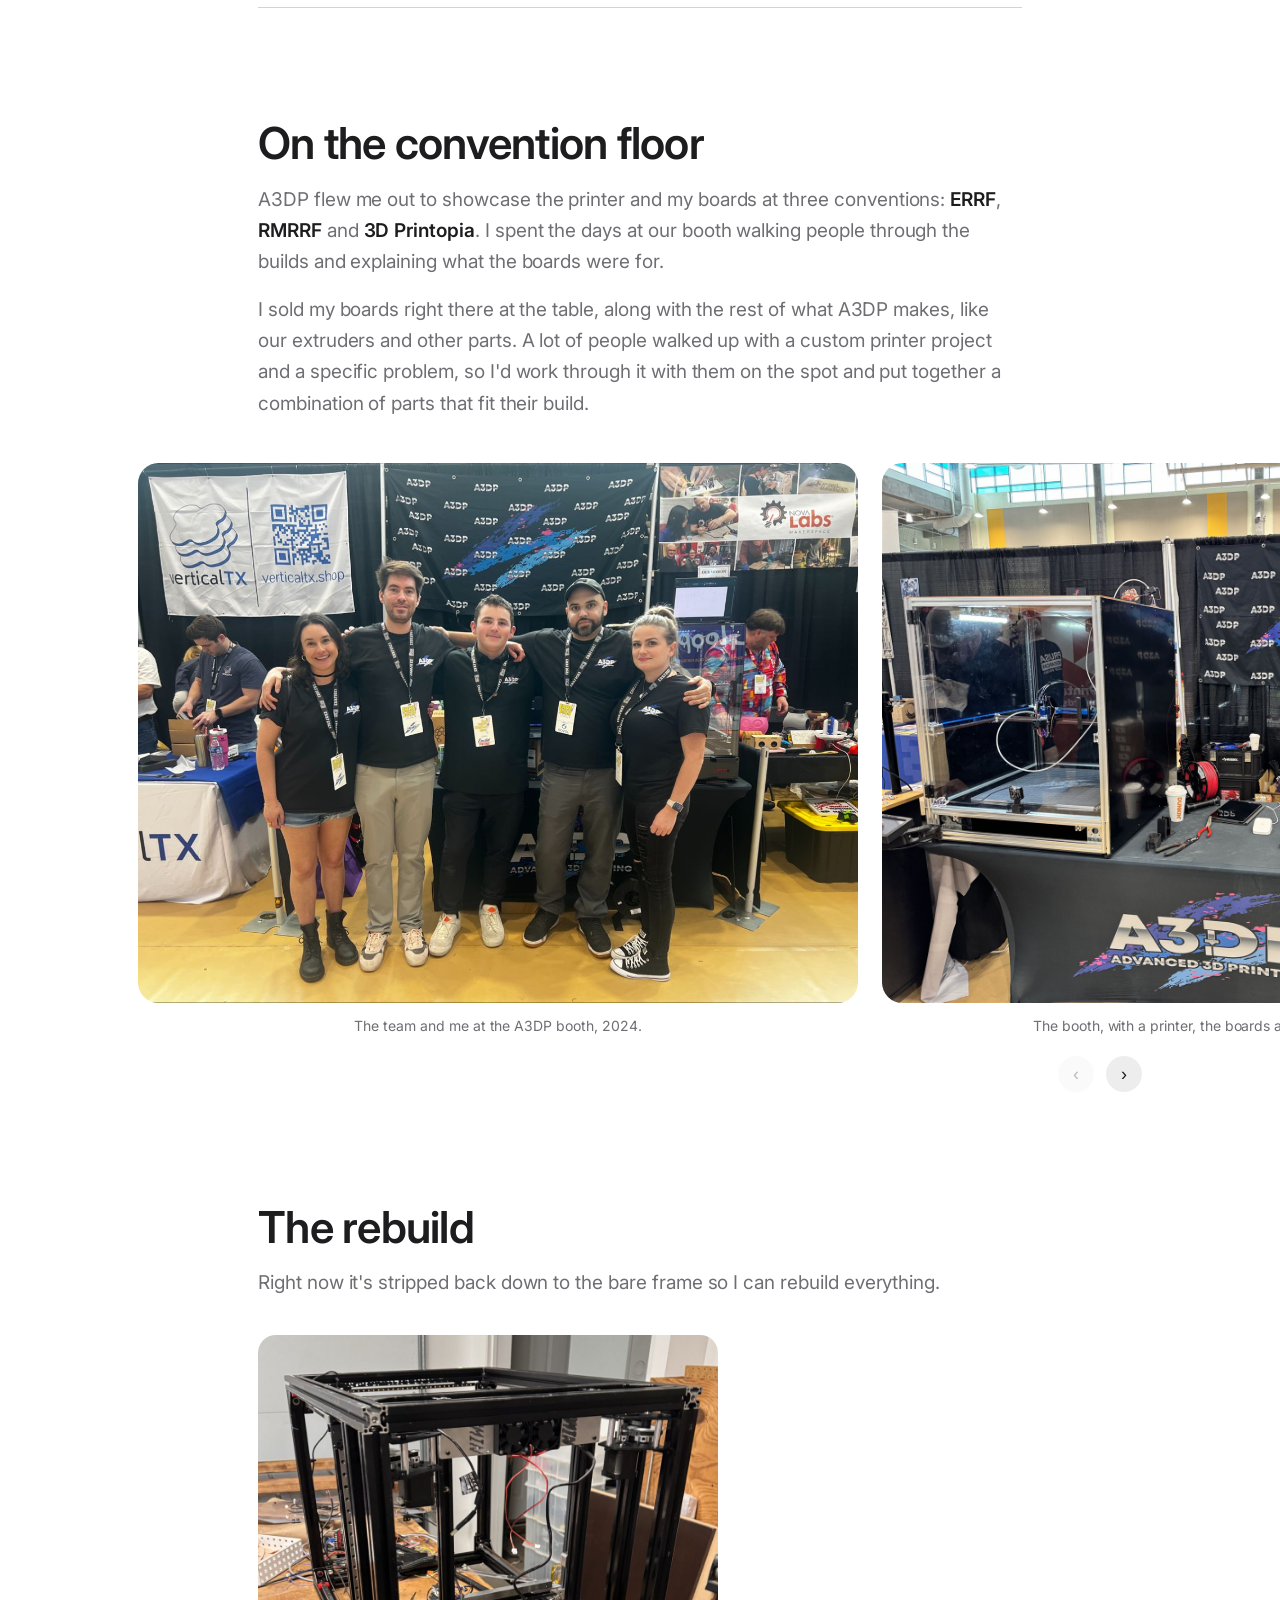
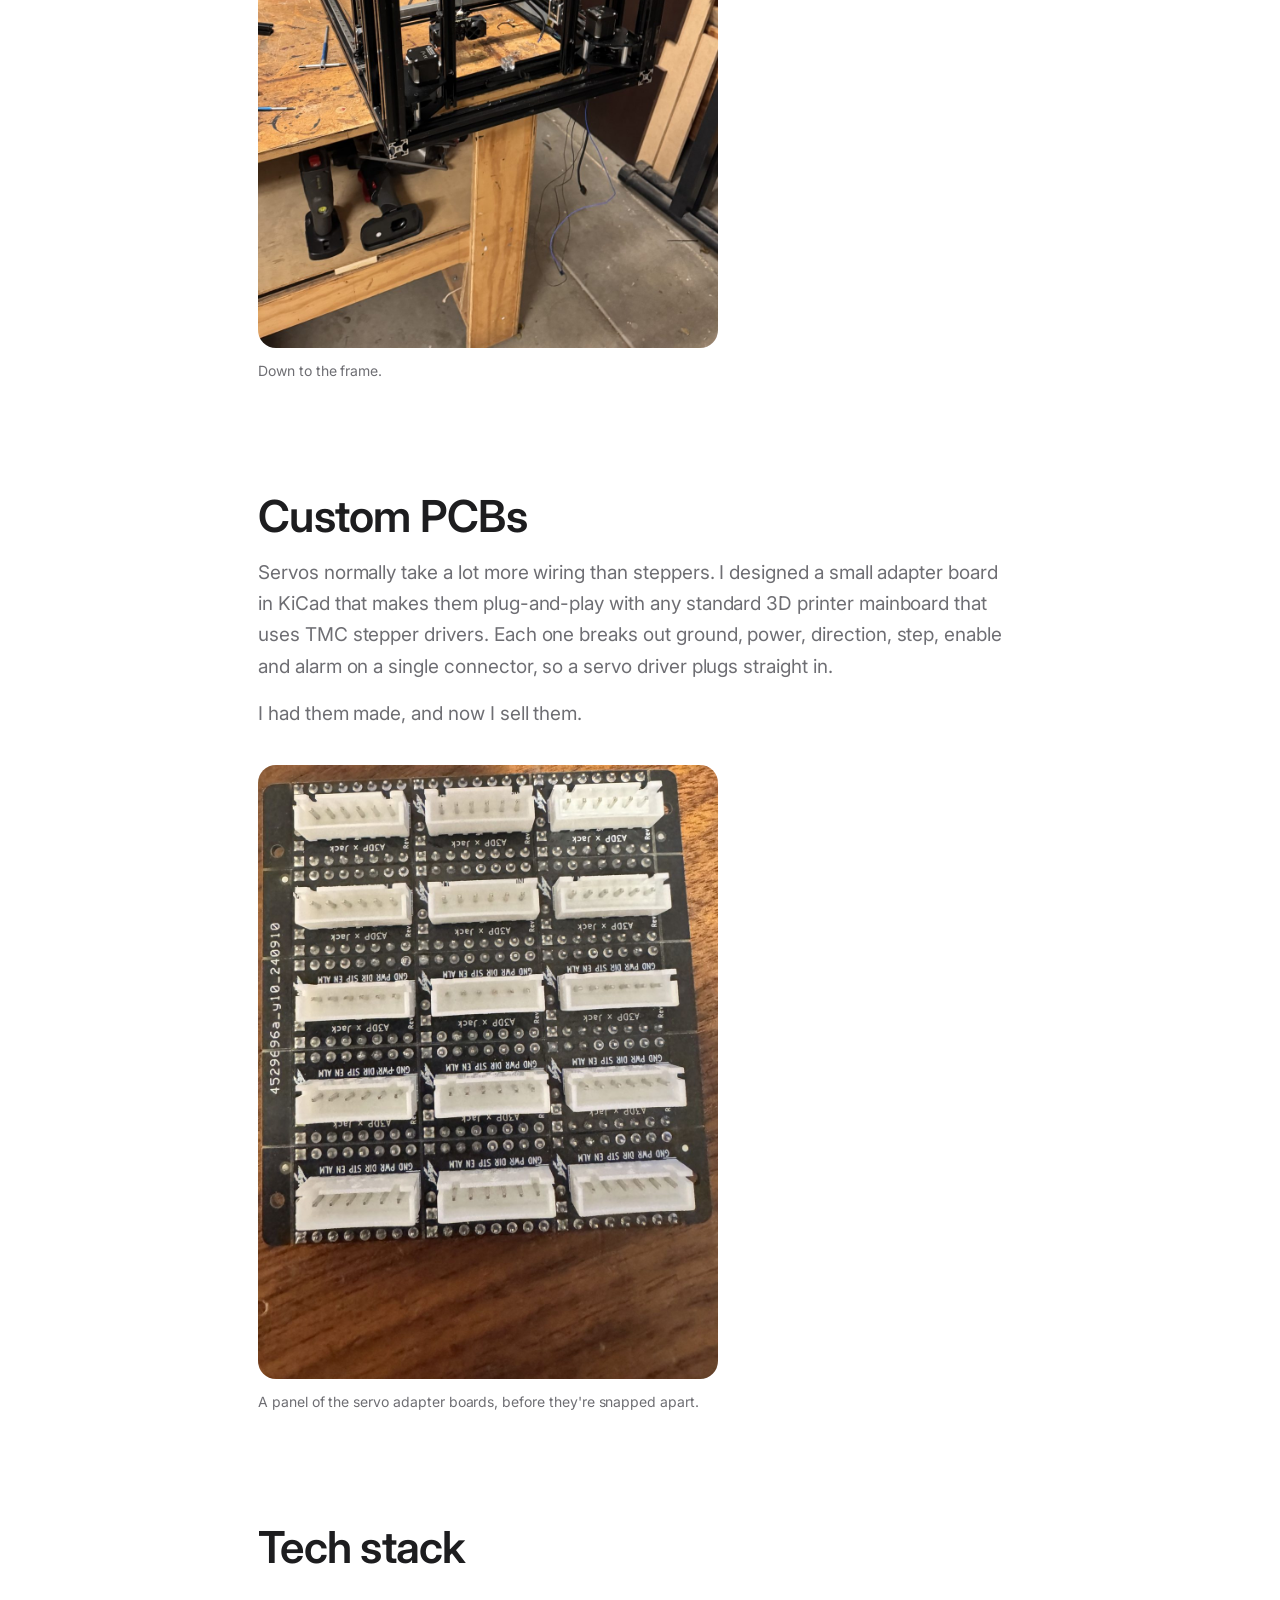
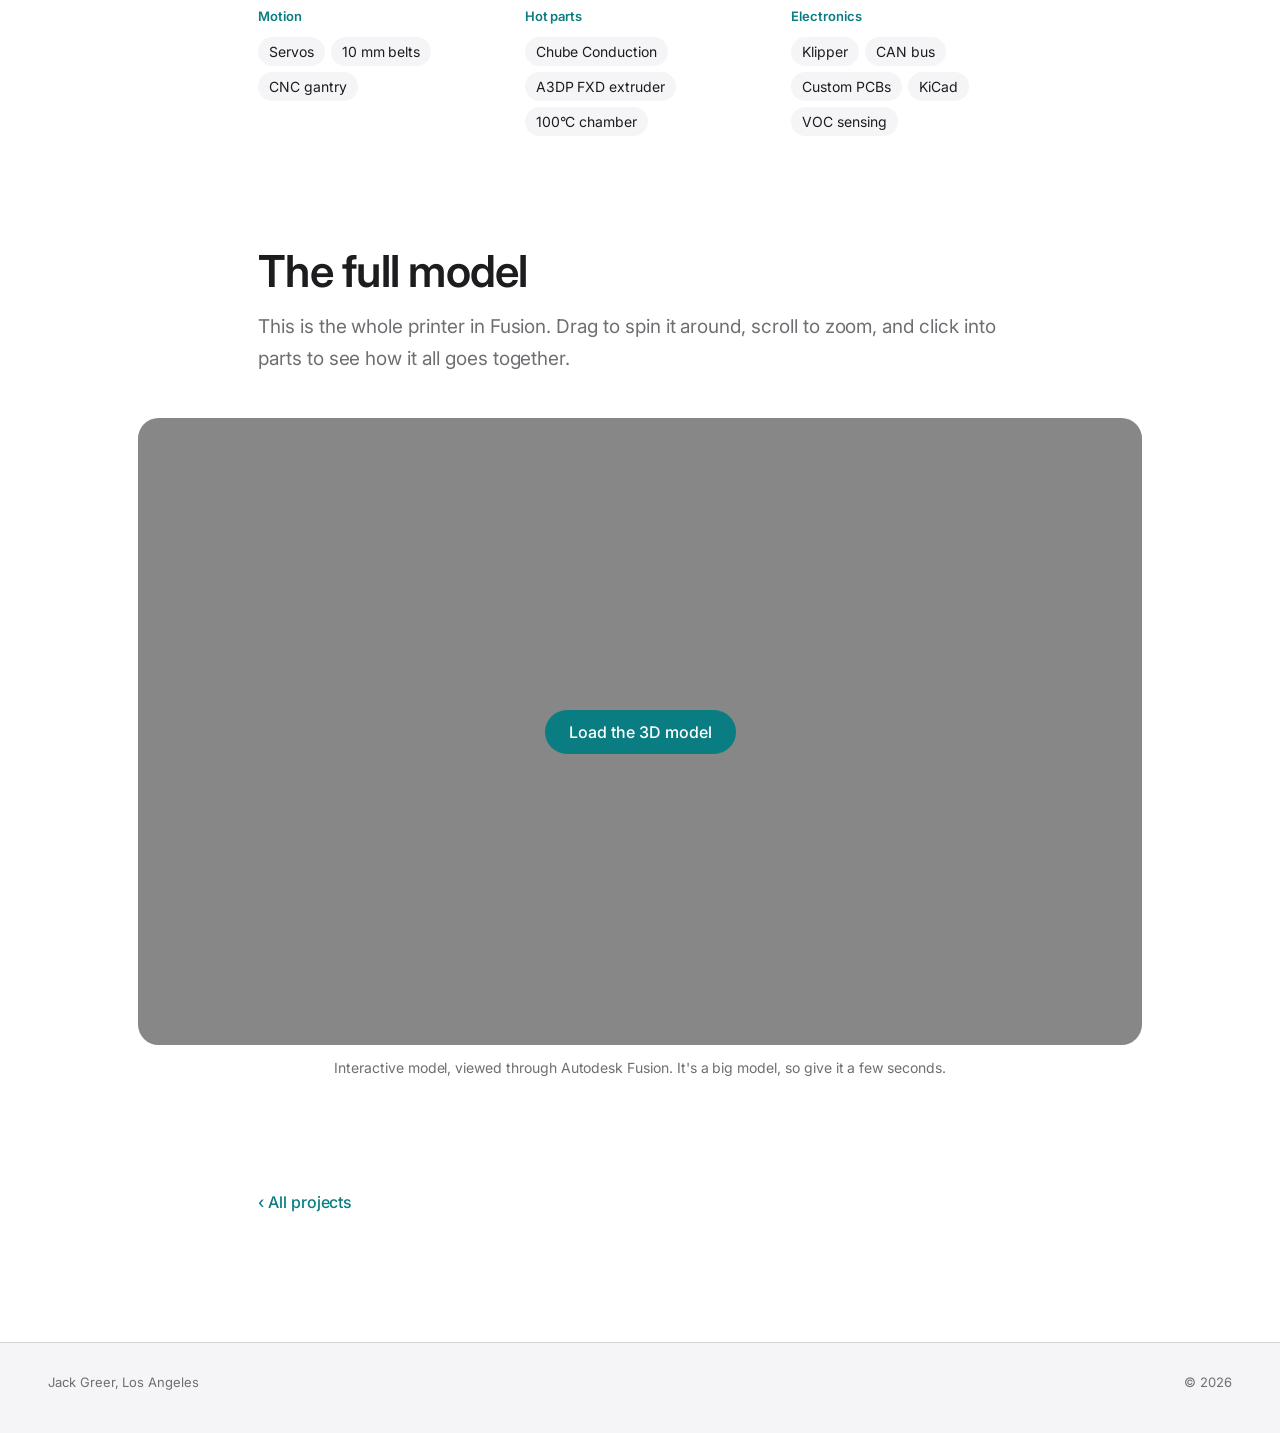
<file: projects/troodon.html>
<!doctype html>
<html lang="en">
<head>
<meta charset="utf-8">
<meta name="viewport" content="width=device-width, initial-scale=1">
<meta name="description" content="Jack Greer's custom A3DP Troodon: a 300 x 300 x 400 mm 3D printer with servo-driven XY up to 3 m/s, a heated chamber, Klipper and CAN bus, and custom PCBs.">
<link rel="canonical" href="https://greerjack.com/projects/troodon.html">
<meta property="og:type" content="article">
<meta property="og:site_name" content="Jack Greer">
<meta property="og:title" content="Custom Troodon 3D Printer">
<meta property="og:description" content="A 300 x 300 x 400 mm printer that started as a Vivedino Troodon. Servos on XY, up to 3 m/s, a 100°C chamber and custom PCBs.">
<meta property="og:url" content="https://greerjack.com/projects/troodon.html">
<meta property="og:image" content="https://greerjack.com/assets/projects/troodon/cover.jpg">
<meta name="twitter:card" content="summary_large_image">
<meta name="theme-color" content="#FFFFFF">
<link rel="icon" type="image/png" href="../assets/favicon.png">
<link rel="apple-touch-icon" href="../assets/favicon.png">
<title>Custom Troodon 3D Printer · Jack Greer</title>
<link rel="preconnect" href="https://fonts.googleapis.com">
<link rel="preconnect" href="https://fonts.gstatic.com" crossorigin>
<link rel="stylesheet" href="https://fonts.googleapis.com/css2?family=Inter:wght@400;500;600&display=swap">
<link rel="preconnect" href="https://greer.autodesk360.com">
<style>
/* same tokens as assets/site.css */
:root{
  color-scheme: light;
  --bg:#FFFFFF;
  --bg-alt:#F5F5F7;
  --ink:#1D1D1F;
  --ink-2:#6E6E73;
  --rule:#D2D2D7;
  --accent:#0A7D82;
  --sans:-apple-system,BlinkMacSystemFont,"SF Pro Text","SF Pro Display","SF Pro",
         "Inter","Segoe UI",Roboto,"Helvetica Neue",Arial,sans-serif;
  --gut:clamp(22px,5vw,48px);
  --page:860px;
  --mid:1100px;
  --wide:1400px;
  --ease:cubic-bezier(.22,.61,.36,1);
}

*{box-sizing:border-box}
html{-webkit-text-size-adjust:100%}
@media (prefers-reduced-motion:reduce){*{transition:none!important;animation:none!important}}
body{
  margin:0;background:var(--bg);color:var(--ink);
  font-family:var(--sans);
  font-size:clamp(16px,1.1vw,17px);line-height:1.5;letter-spacing:-.003em;
  -webkit-font-smoothing:antialiased;-moz-osx-font-smoothing:grayscale;
}
img{display:block;max-width:100%}
a{color:inherit}
:focus-visible{outline:2px solid var(--accent);outline-offset:4px;border-radius:4px}

.inner{max-width:var(--page);margin:0 auto;padding-inline:var(--gut)}
.inner.mid{max-width:var(--mid)}

/* ---------- nav ---------- */
.nav{
  position:sticky;top:0;z-index:50;height:48px;
  background:rgba(255,255,255,.86);
  backdrop-filter:saturate(180%) blur(20px);
  -webkit-backdrop-filter:saturate(180%) blur(20px);
  border-bottom:1px solid rgba(0,0,0,.09);
}
.nav-in{
  max-width:var(--wide);margin:0 auto;padding-inline:var(--gut);height:100%;
  display:flex;align-items:center;gap:clamp(16px,3vw,34px);
}
.nav a{text-decoration:none;font-size:13px;color:var(--ink-2);transition:color .2s ease;white-space:nowrap}
.nav a:hover{color:var(--ink)}
.nav .logo{font-size:15px;font-weight:600;color:var(--ink);margin-right:auto;letter-spacing:-.012em}
.nav a[aria-current="page"]{color:var(--ink);font-weight:500}
@media (max-width:520px){.nav-in{gap:14px}.nav a{font-size:12.5px}.nav .logo{font-size:14px}}
@media (max-width:400px){.nav-in{gap:11px}.nav a{font-size:12px}}

/* ---------- hero ---------- */
.hero{text-align:center;padding-block:clamp(64px,10vw,120px) clamp(40px,6vw,64px)}
.status{
  display:inline-block;padding:3px 12px;border-radius:980px;
  background:rgba(10,125,130,.1);color:var(--accent);font-weight:600;font-size:13px;
}
.eyebrow{display:block;margin-top:18px;font-size:15px;font-weight:600;color:var(--ink-2);letter-spacing:.01em}
.hero h1{
  margin:6px 0 0;font-size:clamp(38px,7vw,72px);font-weight:600;
  line-height:1.05;letter-spacing:-.022em;text-wrap:balance;
}
.lede{
  margin:clamp(16px,2.4vw,22px) auto 0;max-width:36ch;
  font-size:clamp(19px,2.4vw,24px);line-height:1.35;font-weight:500;
  letter-spacing:-.012em;color:var(--ink-2);text-wrap:balance;
}
@media (prefers-reduced-motion:no-preference){
  .hero > *, .cover{animation:heroIn .7s var(--ease) backwards}
  .hero h1{animation-delay:.06s}
  .lede{animation-delay:.12s}
  .cover{animation-delay:.2s}
}
@keyframes heroIn{from{opacity:0;transform:translateY(16px)}}

.cover-wrap{padding-inline:var(--gut)}
.cover{
  max-width:var(--mid);margin:0 auto;aspect-ratio:4/3;
  border-radius:clamp(14px,1.6vw,22px);overflow:hidden;background:#1B1B1F;
}
.cover img{width:100%;height:100%;object-fit:cover}

/* ---------- facts ---------- */
.facts{
  display:grid;grid-template-columns:repeat(auto-fit,minmax(160px,1fr));
  gap:clamp(18px,3vw,32px);margin:clamp(48px,7vw,80px) 0 0;padding:0;
}
.facts div{border-top:1px solid var(--rule);padding-top:14px}
.facts dt{font-size:13px;font-weight:600;color:var(--accent);margin:0}
.facts dd{margin:6px 0 0;font-size:16px;line-height:1.5;color:var(--ink)}

/* ---------- sections ---------- */
section{margin-top:clamp(64px,9vw,112px)}
section h2{
  margin:0;font-size:clamp(28px,4.4vw,44px);font-weight:600;
  line-height:1.08;letter-spacing:-.017em;text-wrap:balance;
}
section p{margin:16px 0 0;font-size:clamp(17px,2vw,19px);line-height:1.65;color:var(--ink-2);max-width:62ch}
section p strong{color:var(--ink);font-weight:600}

/* labelled list: the bold lead-in carries the point, the rest explains */
.points{list-style:none;margin:clamp(22px,3vw,30px) 0 0;padding:0;display:flex;flex-direction:column}
.points li{
  padding-block:clamp(16px,2.2vw,20px);border-top:1px solid var(--rule);
  display:grid;grid-template-columns:minmax(150px,13em) minmax(0,1fr);gap:4px 28px;
  font-size:16px;line-height:1.6;color:var(--ink-2);
}
.points li:last-child{border-bottom:1px solid var(--rule)}
.points b,.points strong{color:var(--ink);font-weight:600}
@media (max-width:620px){.points li{grid-template-columns:1fr}}

/* ---------- photo ---------- */
.shot{margin:clamp(24px,3.4vw,36px) 0 0;max-width:460px}
.shot img{width:100%;height:auto;border-radius:clamp(12px,1.4vw,18px)}
.shot figcaption{margin-top:12px;font-size:14px;color:var(--ink-2)}

.parts{
  display:grid;grid-template-columns:repeat(auto-fit,minmax(min(100%,240px),1fr));
  gap:clamp(16px,2.2vw,26px);margin-top:clamp(28px,4vw,44px);
}
.part{margin:0;display:flex;flex-direction:column;gap:12px}
.part img{width:100%;height:auto;aspect-ratio:3/4;object-fit:cover;border-radius:clamp(12px,1.4vw,18px);background:#E8E8ED}
.part figcaption{font-size:15px;line-height:1.5;color:var(--ink-2)}
.part figcaption b{color:var(--ink);font-weight:600}

.clip{margin:clamp(28px,4vw,44px) 0 0}
.clip video{display:block;width:100%;height:auto;aspect-ratio:16/9;background:#1B1B1F;border-radius:clamp(14px,1.6vw,22px)}
.clip .cad{display:block;width:100%;aspect-ratio:16/10;min-height:360px;border:0;background:var(--bg-alt);border-radius:clamp(14px,1.6vw,22px)}
.cad-load{
  position:relative;padding:0;cursor:pointer;overflow:hidden;
  background:#1B1B1F url(../assets/projects/troodon/printer.jpg) center/cover no-repeat;
}
.clip .cad-load{display:flex;align-items:center;justify-content:center}
.cad-load::before{content:"";position:absolute;inset:0;background:rgba(0,0,0,.45);transition:background .3s ease}
.cad-load:hover::before{background:rgba(0,0,0,.3)}
.cad-load span{
  position:relative;display:inline-block;padding:12px 24px;border-radius:980px;
  background:var(--accent);color:#fff;font:500 16px var(--sans);
}
.clip .wide-shot{display:block;width:100%;height:auto;border-radius:clamp(14px,1.6vw,22px);background:#E8E8ED}
#shows{scroll-margin-top:72px}
.clip figcaption{margin-top:12px;font-size:14px;color:var(--ink-2);text-align:center}

/* ---------- stack ---------- */
.stack{display:grid;grid-template-columns:repeat(auto-fit,minmax(220px,1fr));gap:clamp(22px,3vw,36px);margin:clamp(24px,3.4vw,36px) 0 0;padding:0}
.stack div{display:flex;flex-direction:column;gap:10px}
.stack dt{font-size:13px;font-weight:600;color:var(--accent);margin:0}
.stack dd{margin:0;display:flex;flex-wrap:wrap;gap:6px}
.chip{padding:4px 11px;border-radius:980px;background:var(--bg-alt);font-size:14px;color:var(--ink)}

.back{
  display:inline-flex;align-items:center;gap:6px;margin-top:clamp(64px,9vw,112px);
  color:var(--accent);text-decoration:none;font-size:16px;font-weight:500;
}
.back:hover{opacity:.7}

footer{background:var(--bg-alt);border-top:1px solid var(--rule);padding-block:30px 40px;margin-top:clamp(72px,10vw,128px)}
.foot{
  max-width:var(--wide);margin:0 auto;padding-inline:var(--gut);
  display:flex;justify-content:space-between;gap:12px;flex-wrap:wrap;font-size:13px;color:var(--ink-2);
}
</style>
<link rel="stylesheet" href="../assets/project.css?v=20261104b">
</head>
<body>
<nav class="nav">
  <div class="nav-in">
    <a class="logo" href="../index.html">Jack Greer</a>
    <a href="../experience.html">Experience</a>
    <a href="../projects.html" aria-current="page">Projects</a>
    <a href="../photographs.html">Photographs</a>
    <a href="../contact.html">Contact</a>
  </div>
</nav>
<nav class="subnav" aria-label="On this page">
  <div class="subnav-in">
    <a class="subnav-title" href="#top">Troodon</a>
    <div class="subnav-links">
      <a href="#top">Overview</a>
      <a href="#speed">Speed</a>
      <a href="#specs">Specs</a>
      <a href="#shows">Shows</a>
      <a href="#pcbs">PCBs</a>
      <a href="#model">Model</a>
    </div>
  </div>
</nav>

<main>
  <header class="hero inner" id="top">
    <span class="status">Active project</span>
    <span class="eyebrow">A3DP custom Troodon</span>
    <h1>Custom Troodon 3D Printer</h1>
    <p class="lede">A 300 &times; 300 &times; 400 mm printer that started out as a stock Vivedino Troodon. It's had so many upgrades since that there isn't much stock left.</p>
  </header>

  <div class="cover-wrap" id="coverwrap">
    <div class="cover" style="view-transition-name:cover-troodon;--ratio:1.3333">
      <img src="../assets/projects/troodon/printer.jpg" width="1600" height="1200"
           alt="The enclosed Troodon on a shop shelf, lit up inside, with the FXD toolhead on the gantry and the touchscreen below the door">
    </div>
  </div>

  <div class="inner">
    <dl class="facts">
      <div><dt>Build volume</dt><dd>300 &times; 300 &times; 400 mm</dd></div>
      <div><dt>Top speed</dt><dd>3 m/s on XY</dd></div>
      <div><dt>Chamber</dt><dd>Heated to 100&deg;C</dd></div>
      <div><dt>Firmware</dt><dd>Klipper, CAN bus</dd></div>
    </dl>

    <section>
      <h2>How it got here</h2>
      <p>It started as a Vivedino Troodon. Since then I've upgraded pretty much every part of it, one thing at a time, until it turned into its own machine. It's an A3DP build, from Advanced 3D Printing, where I worked as a PCB designer.</p>
    </section>

    <section>
      <h2>Almost all metal</h2>
      <p>Most of the gantry is custom metal, with very few 3D-printed parts. Printed parts flex, especially in a chamber sitting at 100&deg;C. Metal keeps the whole thing stiff and flat, and that matters a lot when it's moving at 3 meters a second.</p>
    </section>
  </div>

  <div class="rail">
    <div class="rail-track">
      <figure class="part">
        <img src="../assets/projects/troodon/gantry-corner.jpg" width="1080" height="1440" loading="lazy"
             alt="A machined aluminum corner bracket on the gantry with idlers guiding the wide belts">
        <figcaption><b>Gantry corner.</b> Machined plates and idlers running the 10 mm belts.</figcaption>
      </figure>
      <figure class="part">
        <img src="../assets/projects/troodon/servo.jpg" width="1080" height="1440" loading="lazy"
             alt="An A3DP servo motor mounted on a machined aluminum plate at the back of the gantry">
        <figcaption><b>Servo mount.</b> One of the XY servos, bolted to a machined plate.</figcaption>
      </figure>
      <figure class="part">
        <img src="../assets/projects/troodon/toolhead.jpg" width="1080" height="1440" loading="lazy"
             alt="The toolhead from the front: the blue FXD extruder on top, the hotend in the middle and a cooling fan on each side">
        <figcaption><b>Toolhead.</b> The FXD extruder on top of the Chube hotend.</figcaption>
      </figure>
    </div>
    <div class="rail-nav">
      <button type="button" data-dir="-1" aria-label="Previous">&lsaquo;</button>
      <button type="button" data-dir="1" aria-label="Next">&rsaquo;</button>
    </div>
  </div>

  <div class="dark" id="speed">
    <div class="inner">
      <section>
        <h2>How fast</h2>
        <p>This is from back in 2023. At the time it was faster than about 95% of printers out there, which was really rare for a printer this big. The one in the video is the larger 400 &times; 400 &times; 500 mm version.</p>
      </section>
    </div>

    <div class="inner mid">
      <figure class="clip">
        <video src="../assets/projects/troodon/speed-2023.mp4" width="640" height="360"
               data-autoplay muted loop playsinline controls preload="metadata"
               aria-label="The 400 by 400 by 500 mm version of the printer printing at high speed in 2023"></video>
        <figcaption>Printing in 2023, on the 400 &times; 400 &times; 500 mm version.</figcaption>
      </figure>
    </div>
  </div>

  <div class="inner">
    <section id="specs">
      <h2>What's on it</h2>
      <ul class="points">
        <li><b>Servos on XY</b><span>Full servo motors on the XY gantry in place of steppers. That's what lets it move at up to 3 meters a second.</span></li>
        <li><b>Gantry</b><span>A CNC gantry running 10 mm belts, built to be as light and efficient as possible. Less mass to throw around is what makes those speeds usable.</span></li>
        <li><b>Hotend</b><span>Chube Conduction hotend.</span></li>
        <li><b>Extruder</b><span>A3DP custom FXD extruder.</span></li>
        <li><b>Chamber</b><span>Chamber heaters that get it up to 100&deg;C, so it can handle high-temp materials.</span></li>
        <li><b>Electronics</b><span>Klipper firmware, with CAN bus everywhere, so far fewer wires have to run back to the main board.</span></li>
        <li><b>Electronics bay</b><span>A custom enclosure on the outside of the printer for the electronics, so they aren't sitting in a 100&deg;C chamber.</span></li>
        <li><b>Air filtration</b><span>A custom filter on top with sensors that read VOCs and other air quality numbers, so I know the air around it is actually healthy.</span></li>
      </ul>
    </section>

    <section id="shows">
      <h2>On the convention floor</h2>
      <p>A3DP flew me out to showcase the printer and my boards at three conventions: <strong>ERRF</strong>, <strong>RMRRF</strong> and <strong>3D Printopia</strong>. I spent the days at our booth walking people through the builds and explaining what the boards were for.</p>
      <p>I sold my boards right there at the table, along with the rest of what A3DP makes, like our extruders and other parts. A lot of people walked up with a custom printer project and a specific problem, so I'd work through it with them on the spot and put together a combination of parts that fit their build.</p>
    </section>
  </div>

  <div class="rail wide">
    <div class="rail-track">
      <figure class="clip">
        <img class="wide-shot" src="../assets/projects/troodon/booth-2024.jpg" width="1280" height="960" loading="lazy"
             alt="Jack and four A3DP teammates in matching black A3DP shirts and exhibitor lanyards, standing arm in arm in front of the A3DP booth backdrop">
        <figcaption>The team and me at the A3DP booth, 2024.</figcaption>
      </figure>
      <figure class="clip">
        <img class="wide-shot" src="../assets/projects/troodon/booth-table-2024.jpg" width="1600" height="1200" loading="lazy"
             alt="The A3DP booth: a large enclosed printer on the left of a branded table, with boards, extruders and spools of filament laid out in front of the A3DP backdrop">
        <figcaption>The booth, with a printer, the boards and extruders on the table.</figcaption>
      </figure>
    </div>
    <div class="rail-nav">
      <button type="button" data-dir="-1" aria-label="Previous">&lsaquo;</button>
      <button type="button" data-dir="1" aria-label="Next">&rsaquo;</button>
    </div>
  </div>

  <div class="inner">
    <section>
      <h2>The rebuild</h2>
      <p>Right now it's stripped back down to the bare frame so I can rebuild everything.</p>
      <figure class="shot">
        <img src="../assets/projects/troodon/rebuild.jpg" width="1080" height="1440" loading="lazy"
             alt="The printer stripped down to its black aluminum frame on a workbench, with the motors and gantry still mounted">
        <figcaption>Down to the frame.</figcaption>
      </figure>
    </section>

    <section id="pcbs">
      <h2>Custom PCBs</h2>
      <p>Servos normally take a lot more wiring than steppers. I designed a small adapter board in KiCad that makes them plug-and-play with any standard 3D printer mainboard that uses TMC stepper drivers. Each one breaks out ground, power, direction, step, enable and alarm on a single connector, so a servo driver plugs straight in.</p>
      <p>I had them made, and now I sell them.</p>
      <figure class="shot">
        <img src="../assets/projects/troodon/servo-pcb.jpg" width="1080" height="1440" loading="lazy"
             alt="A panel of fifteen black servo adapter boards, each with a white six-pin connector labeled GND PWR DIR STP EN ALM and A3DP x Jack">
        <figcaption>A panel of the servo adapter boards, before they're snapped apart.</figcaption>
      </figure>
    </section>

    <section>
      <h2>Tech stack</h2>
      <dl class="stack">
        <div><dt>Motion</dt><dd>
          <span class="chip">Servos</span><span class="chip">10 mm belts</span><span class="chip">CNC gantry</span>
        </dd></div>
        <div><dt>Hot parts</dt><dd>
          <span class="chip">Chube Conduction</span><span class="chip">A3DP FXD extruder</span><span class="chip">100&deg;C chamber</span>
        </dd></div>
        <div><dt>Electronics</dt><dd>
          <span class="chip">Klipper</span><span class="chip">CAN bus</span><span class="chip">Custom PCBs</span><span class="chip">KiCad</span><span class="chip">VOC sensing</span>
        </dd></div>
      </dl>
    </section>

    <section id="model">
      <h2>The full model</h2>
      <p>This is the whole printer in Fusion. Drag to spin it around, scroll to zoom, and click into parts to see how it all goes together.</p>
    </section>
  </div>

  <div class="inner mid">
    <figure class="clip">
      <!-- the Fusion viewer is heavy, so it only loads when someone asks for it -->
      <button class="cad cad-load" id="cadload" type="button"
              data-src="https://greer.autodesk360.com/shares/public/SH90d2dQT28d5b6028112c8ff81e49e4e656?mode=embed">
        <span>Load the 3D model</span>
      </button>
      <figcaption>Interactive model, viewed through Autodesk Fusion. It's a big model, so give it a few seconds.</figcaption>
    </figure>
  </div>

  <div class="inner">
    <a class="back" href="../projects.html">&lsaquo; All projects</a>
  </div>
</main>

<footer>
  <div class="foot">
    <span>Jack Greer, Los Angeles</span>
    <span>&copy; 2026</span>
  </div>
</footer>

<script>
(function(){
  "use strict";
  var btn = document.getElementById("cadload");
  if (!btn) return;
  btn.addEventListener("click", function(){
    var f = document.createElement("iframe");
    f.className = "cad";
    f.src = btn.getAttribute("data-src");
    f.title = "Interactive Fusion model of the custom Troodon";
    f.allowFullscreen = true;
    btn.replaceWith(f);
  });
})();
</script>
<script src="../assets/project.js?v=20261104b"></script>
</body>
</html>
</file>
<file: assets/site.css>
/* Shared styles for the top-level pages: index, experience, projects,
   photographs, contact. Project pages under projects/ carry their own. */
:root{
  color-scheme: light;
  --bg:#FFFFFF;
  --bg-alt:#F5F5F7;
  --ink:#1D1D1F;
  --ink-2:#6E6E73;
  --rule:#D2D2D7;
  --accent:#0A7D82;
  --sans:-apple-system,BlinkMacSystemFont,"SF Pro Text","SF Pro Display","SF Pro",
         "Inter","Segoe UI",Roboto,"Helvetica Neue",Arial,sans-serif;
  --gut:clamp(22px,5vw,48px);
  --page:1060px;
  --wide:1400px;
}

/* ---------- page transitions ----------
   Same-site navigations crossfade instead of hard reloading; the nav is
   lifted out so it holds still. Browsers without support load normally. */
@view-transition{navigation:auto}
.nav{view-transition-name:site-nav}
::view-transition-old(root){animation:vt-out .26s cubic-bezier(.4,0,1,1) both}
::view-transition-new(root){animation:vt-in .45s cubic-bezier(.22,.61,.36,1) both}
@keyframes vt-out{to{opacity:0;transform:translateY(-10px)}}
@keyframes vt-in{from{opacity:0;transform:translateY(16px)}}
::view-transition-group(*){animation-duration:.55s;animation-timing-function:cubic-bezier(.22,.61,.36,1)}
::view-transition-image-pair(cover-troodon),
::view-transition-image-pair(cover-miata),
::view-transition-image-pair(cover-tire){overflow:hidden;border-radius:clamp(14px,1.6vw,22px)}
::view-transition-old(cover-troodon),::view-transition-new(cover-troodon),
::view-transition-old(cover-miata),::view-transition-new(cover-miata),
::view-transition-old(cover-tire),::view-transition-new(cover-tire){height:100%;object-fit:cover}
@media (prefers-reduced-motion:reduce){
  ::view-transition-group(*),::view-transition-old(*),::view-transition-new(*){animation:none!important}
}

*{box-sizing:border-box}
html{-webkit-text-size-adjust:100%;scroll-behavior:smooth}
@media (prefers-reduced-motion:reduce){html{scroll-behavior:auto}*{transition:none!important;animation:none!important}}
body{
  margin:0;background:var(--bg);color:var(--ink);
  font-family:var(--sans);
  font-size:clamp(16px,1.1vw,17px);line-height:1.5;letter-spacing:-.003em;
  -webkit-font-smoothing:antialiased;-moz-osx-font-smoothing:grayscale;
  min-height:100vh;display:flex;flex-direction:column;
}
main{flex:1}
img{display:block;max-width:100%}
button,input,select,textarea{font-family:inherit;font-size:inherit;letter-spacing:inherit}
a{color:inherit}
:focus-visible{outline:2px solid var(--accent);outline-offset:4px;border-radius:4px}

.inner{max-width:var(--page);margin:0 auto;padding-inline:var(--gut)}
.inner.wide{max-width:var(--wide)}

/* ---------- nav ---------- */
.nav{
  position:sticky;top:0;z-index:50;height:48px;
  background:rgba(255,255,255,.72);
  backdrop-filter:saturate(180%) blur(20px);
  -webkit-backdrop-filter:saturate(180%) blur(20px);
  border-bottom:1px solid rgba(0,0,0,0);
  transition:background .3s ease,border-color .3s ease;
}
.nav.scrolled{background:rgba(255,255,255,.86);border-bottom-color:rgba(0,0,0,.09)}
.nav-in{
  max-width:var(--wide);margin:0 auto;padding-inline:var(--gut);height:100%;
  display:flex;align-items:center;gap:clamp(16px,3vw,34px);
}
.nav a{text-decoration:none;font-size:13px;color:var(--ink-2);transition:color .2s ease;white-space:nowrap}
.nav a:hover{color:var(--ink)}
.nav .logo{font-size:15px;font-weight:600;color:var(--ink);margin-right:auto;letter-spacing:-.012em}
.nav a[aria-current="page"]{color:var(--ink);font-weight:500}
@media (max-width:520px){
  .nav-in{gap:14px}
  .nav a{font-size:12.5px}
  .nav .logo{font-size:14px}
}
@media (max-width:400px){
  .nav-in{gap:11px}
  .nav a{font-size:12px}
}

/* ---------- hero (home) ---------- */
.hero{
  text-align:center;
  padding-block:clamp(84px,14vw,152px) clamp(72px,11vw,116px);
}
.hero h1{
  margin:0;font-size:clamp(46px,10vw,104px);font-weight:600;
  line-height:1.03;letter-spacing:-.022em;text-wrap:balance;
}
@media (prefers-reduced-motion:no-preference){
  .hero h1,.hero .lede,.hero .where{
    animation:heroIn .7s cubic-bezier(.22,.61,.36,1) backwards;
  }
  .hero h1{animation-delay:0s}
  .hero .lede{animation-delay:.09s}
  .hero .where{animation-delay:.18s}
}
@keyframes heroIn{from{opacity:0;transform:translateY(16px)}}
/* the name eases back and fades as you scroll past it */
@supports (animation-timeline: scroll()){
  @media (prefers-reduced-motion:no-preference){
    .hero{animation:heroAway linear both;animation-timeline:scroll(root);animation-range:0 60vh}
    @keyframes heroAway{to{opacity:.1;transform:translateY(-6vh) scale(.92)}}
  }
}
.lede{
  margin:clamp(18px,2.6vw,26px) auto 0;max-width:30ch;
  font-size:clamp(19px,2.6vw,27px);line-height:1.3;font-weight:500;
  letter-spacing:-.012em;color:var(--ink);text-wrap:balance;
}
.nowrap{white-space:nowrap}
.where{
  margin:clamp(22px,3vw,30px) 0 0;display:inline-flex;align-items:center;gap:8px;
  font-size:14px;color:var(--ink-2);
}
.where .dot{width:7px;height:7px;border-radius:50%;background:var(--accent);flex:none}

/* newest post, centered under the name */
.latest{margin:0 auto;max-width:min(720px,100%);text-align:center}
.latest .shot .plate{border-radius:clamp(14px,1.6vw,20px)}
.latest figcaption{margin-top:14px;font-size:14px;color:var(--ink-2)}
.latest figcaption .tag{
  display:inline-block;margin-right:8px;padding:2px 10px;border-radius:980px;
  background:rgba(10,125,130,.1);color:var(--accent);font-weight:600;font-size:12px;
}
.latest figcaption .t{color:var(--ink);font-weight:500}
.latest figcaption a{color:var(--accent);text-decoration:none;font-weight:500}
/* grows into place as it scrolls up */
@supports (animation-timeline: view()){
  @media (prefers-reduced-motion:no-preference){
    .latest{animation:growIn linear both;animation-timeline:view();animation-range:entry 0% cover 42%}
    @keyframes growIn{from{opacity:.35;transform:scale(.84)}}
  }
}

/* ---------- big numbers ---------- */
.stats{
  display:grid;grid-template-columns:repeat(auto-fit,minmax(200px,1fr));
  gap:clamp(24px,3vw,40px);margin:clamp(36px,5vw,56px) 0 0;padding:0;list-style:none;
}
.stat{border-top:1px solid var(--rule);padding-top:18px}
.stat .num{
  display:block;font-size:clamp(44px,5.6vw,68px);font-weight:600;line-height:1;
  letter-spacing:-.035em;font-variant-numeric:tabular-nums;white-space:nowrap;
  background:linear-gradient(120deg,#0A7D82 10%,#33B3A6 90%);
  -webkit-background-clip:text;background-clip:text;color:transparent;
}
.stat .lbl{display:block;margin-top:12px;font-size:15px;line-height:1.45;color:var(--ink-2)}
.stat .lbl b{color:var(--ink);font-weight:600}

/* ---------- intro ---------- */
.intro{
  display:grid;grid-template-columns:minmax(0,5fr) minmax(0,7fr);
  gap:clamp(28px,5vw,64px);align-items:start;margin-top:clamp(30px,4vw,48px);
}
.intro .me{margin:0;border-radius:clamp(14px,1.6vw,20px);overflow:hidden;background:#E8E8ED;line-height:0}
.intro .me img{width:100%;height:auto}
@media (max-width:760px){
  .intro{grid-template-columns:1fr}
  .intro .me{max-width:420px;margin-inline:auto}
}
.band .intro .prose{margin-top:0}

/* ---------- bands ---------- */
.band{padding-block:clamp(72px,11vw,128px)}
.band.alt{background:var(--bg-alt)}
.band.first{padding-top:clamp(56px,8vw,96px)}
.band h1,.band h2{
  margin:0;font-size:clamp(30px,5.4vw,56px);font-weight:600;
  line-height:1.07;letter-spacing:-.017em;text-wrap:balance;
}
.band .sub{
  margin:clamp(14px,2vw,20px) 0 0;font-size:clamp(17px,2.1vw,21px);
  line-height:1.45;color:var(--ink-2);max-width:60ch;
}
.band .prose{margin:clamp(24px,3.4vw,40px) 0 0;max-width:62ch}
.band .prose p{margin:0 0 1em;font-size:clamp(17px,2vw,20px);line-height:1.52;color:var(--ink-2)}
.band .prose p:last-child{margin-bottom:0}
.center{text-align:center}
.center .sub{margin-inline:auto}
.band .sub a,.band .prose a,.cv .what a{color:var(--accent);text-decoration:none;transition:opacity .2s ease}
.band .sub a:hover,.band .prose a:hover,.cv .what a:hover{opacity:.7}

/* ---------- experience ---------- */
.cv{list-style:none;margin:clamp(30px,4vw,48px) 0 0;padding:0;display:flex;flex-direction:column}
.cv li{
  padding-block:clamp(34px,4.6vw,52px);border-top:1px solid var(--rule);
  display:grid;grid-template-columns:minmax(0,1fr) auto;gap:8px 28px;
}
.cv li:last-child{border-bottom:1px solid var(--rule)}
.cv .org{font-size:clamp(20px,2.6vw,27px);font-weight:600;letter-spacing:-.014em;line-height:1.2}
.cv .when{font-size:14px;color:var(--ink-2);text-align:right;white-space:nowrap;padding-top:6px}
.cv .role{grid-column:1/-1;margin:0;font-size:15px;font-weight:600;color:var(--accent)}
.cv .what{grid-column:1/-1;margin:12px 0 0;color:var(--ink-2);max-width:62ch;font-size:16px;line-height:1.7}
@media (max-width:620px){
  .cv li{grid-template-columns:1fr}
  .cv .when{text-align:left;padding-top:0}
}

/* ---------- tools ---------- */
.tools{
  display:grid;grid-template-columns:repeat(auto-fit,minmax(210px,1fr));
  gap:clamp(22px,3vw,40px);margin-top:clamp(56px,7vw,88px);
}
.tools div{display:flex;flex-direction:column;gap:10px}
.tools dt{font-size:13px;font-weight:600;color:var(--accent);margin:0}
.tools dd{margin:0;font-size:16px;line-height:1.55;color:var(--ink-2)}

/* ---------- resume: download only ---------- */
.resume{
  margin-top:clamp(30px,4vw,48px);padding:clamp(22px,3vw,32px);
  display:flex;flex-wrap:wrap;align-items:center;justify-content:space-between;gap:16px 24px;
  background:var(--bg);border-radius:clamp(14px,1.6vw,20px);
  box-shadow:0 1px 2px rgba(0,0,0,.04),0 0 0 1px rgba(0,0,0,.05);
}
.resume h3{margin:0;font-size:clamp(20px,2.6vw,26px);font-weight:600;letter-spacing:-.014em}
.resume p{margin:4px 0 0;font-size:15px;color:var(--ink-2)}
.resume .cta{margin-top:0}
.resume .btn{padding:10px 22px;font-size:15px}

/* ---------- projects ---------- */
.projects{
  display:grid;grid-template-columns:repeat(auto-fill,minmax(min(100%,420px),1fr));
  gap:clamp(18px,2.6vw,30px);margin-top:clamp(30px,4vw,48px);
}
.proj{
  display:flex;flex-direction:column;text-decoration:none;color:inherit;
  background:var(--bg);border-radius:clamp(14px,1.6vw,20px);overflow:hidden;
  box-shadow:0 1px 2px rgba(0,0,0,.04),0 0 0 1px rgba(0,0,0,.05);
  transition:transform .5s cubic-bezier(.22,.61,.36,1),box-shadow .5s cubic-bezier(.22,.61,.36,1);
}
@media (hover:hover) and (prefers-reduced-motion:no-preference){
  .proj:hover{transform:scale(1.03);box-shadow:0 18px 44px rgba(0,0,0,.16)}
}
.proj .cover{aspect-ratio:16/10;background:#1B1B1F;overflow:hidden;
  border-radius:clamp(14px,1.6vw,20px) clamp(14px,1.6vw,20px) 0 0}
.proj .cover img{width:100%;height:100%;object-fit:cover}
.proj .body{padding:clamp(20px,2.6vw,28px);display:flex;flex-direction:column;gap:8px}
.proj .status{
  align-self:flex-start;padding:2px 10px;border-radius:980px;
  background:rgba(10,125,130,.1);color:var(--accent);font-weight:600;font-size:12px;
}
.proj h3{margin:4px 0 0;font-size:clamp(20px,2.4vw,24px);font-weight:600;letter-spacing:-.014em;line-height:1.2}
.proj p{margin:0;color:var(--ink-2);font-size:16px;line-height:1.55}
.proj .more{margin-top:6px;color:var(--accent);font-size:15px;font-weight:500}

/* ---------- gallery ---------- */
.gallery{max-width:var(--wide);margin:clamp(40px,5vw,64px) auto 0;padding-inline:var(--gut);
  display:flex;flex-direction:column;gap:clamp(16px,2.4vw,30px)}
.grow{display:grid;grid-template-columns:1fr 1fr;gap:clamp(16px,2.4vw,30px)}
@media (max-width:720px){.grow{grid-template-columns:1fr}}
.shot{margin:0;display:block}
.shot .plate{
  overflow:hidden;border-radius:clamp(12px,1.4vw,18px);background:#E8E8ED;
  border:0;padding:0;cursor:zoom-in;display:block;width:100%;line-height:0;
}
.shot .plate img{
  width:100%;height:auto;
  transition:transform .9s cubic-bezier(.22,.61,.36,1),filter .4s ease;
}
/* Apple-style hover: the whole tile lifts and grows a touch */
.shot .plate,.intro .me{
  transition:transform .5s cubic-bezier(.22,.61,.36,1),box-shadow .5s cubic-bezier(.22,.61,.36,1);
}
@media (hover:hover) and (prefers-reduced-motion:no-preference){
  .shot .plate:hover,.intro .me:hover{
    transform:scale(1.03);
    box-shadow:0 18px 44px rgba(0,0,0,.16);
  }
}

/* ---------- contact ---------- */
.contact{
  display:grid;grid-template-columns:minmax(0,5fr) minmax(0,7fr);
  gap:clamp(28px,5vw,64px);align-items:center;
}
.contact-photo{margin:0;border-radius:clamp(14px,1.6vw,20px);overflow:hidden;background:#111;line-height:0}
.contact-photo img{width:100%;height:auto}
@media (prefers-reduced-motion:no-preference){
  .contact-photo{animation:heroIn .8s cubic-bezier(.22,.61,.36,1) .1s backwards}
  .contact-body > *{animation:heroIn .7s cubic-bezier(.22,.61,.36,1) backwards}
  .contact-body > .sub{animation-delay:.08s}
  .contact-body > .ccards{animation-delay:.16s}
  .contact-body > .quote{animation-delay:.24s}
}
/* review card: soft grey panel, teal bar down the left edge */
.quote{
  position:relative;overflow:hidden;
  margin:clamp(20px,3vw,28px) 0 0;
  padding:clamp(22px,2.6vw,30px) clamp(22px,2.6vw,30px) clamp(22px,2.6vw,30px) clamp(28px,3.2vw,38px);
  border-radius:clamp(14px,1.6vw,18px);background:var(--bg-alt);
}
.quote::before{content:"";position:absolute;left:0;top:0;bottom:0;width:4px;background:var(--accent)}
.quote blockquote{margin:0}
.quote p{margin:0;font-size:clamp(19px,1.9vw,23px);font-weight:500;line-height:1.4;letter-spacing:-.018em;color:var(--ink)}
.quote figcaption{display:flex;align-items:center;gap:12px;margin-top:20px}
.quote .av{
  flex:none;width:38px;height:38px;border-radius:50%;display:grid;place-items:center;
  background:rgba(10,125,130,.12);color:var(--accent);font-size:13px;font-weight:600;letter-spacing:.02em;
}
.quote .who{display:flex;flex-direction:column;gap:1px;font-size:14px;color:var(--ink-2)}
.quote .who b{font-weight:600;color:var(--ink);font-size:15px}
.contact-body .sub{margin-top:clamp(12px,1.6vw,16px)}
.ccards{display:grid;grid-template-columns:1fr 1fr;gap:clamp(12px,1.6vw,16px);margin-top:clamp(28px,4vw,40px)}
.ccard-wrap{position:relative}
.ccard-wrap.wide{grid-column:1/-1}
.ccard{
  position:relative;display:flex;align-items:flex-start;gap:14px;height:100%;
  padding:clamp(16px,2vw,22px);border-radius:clamp(14px,1.6vw,18px);
  background:var(--bg);text-decoration:none;color:inherit;
  box-shadow:0 1px 2px rgba(0,0,0,.04),0 0 0 1px rgba(0,0,0,.06);
  transition:transform .45s cubic-bezier(.22,.61,.36,1),box-shadow .45s cubic-bezier(.22,.61,.36,1);
}
@media (hover:hover) and (prefers-reduced-motion:no-preference){
  .ccard:hover{transform:translateY(-3px) scale(1.015);box-shadow:0 14px 36px rgba(0,0,0,.12)}
}
.ccard .ic{
  flex:none;width:40px;height:40px;border-radius:12px;display:grid;place-items:center;
  background:rgba(10,125,130,.1);color:var(--accent);
}
.ccard .ic svg{width:21px;height:21px;fill:none;stroke:currentColor;stroke-width:1.7;stroke-linecap:round;stroke-linejoin:round}
.ccard .txt{display:flex;flex-direction:column;gap:2px;min-width:0}
.ccard b{font-size:16px;font-weight:600;letter-spacing:-.01em}
.ccard .h{font-size:14px;color:var(--ink);overflow-wrap:anywhere}
.ccard .d{font-size:13.5px;color:var(--ink-2);margin-top:2px}
.ccard .go{margin-left:auto;color:var(--accent);font-size:16px;line-height:1;transition:transform .3s ease}
.ccard:hover .go{transform:translate(2px,-2px)}
.ccard-wrap.wide .ccard{padding-right:96px}
.copy{
  position:absolute;top:50%;right:clamp(16px,2vw,22px);transform:translateY(-50%);
  padding:7px 14px;border-radius:980px;border:1px solid var(--accent);cursor:pointer;
  background:transparent;color:var(--accent);font-size:13px;font-weight:500;
  transition:background .2s ease,color .2s ease;
}
.copy:hover{background:rgba(10,125,130,.08)}
.copy.done{background:var(--accent);color:#fff}
@media (max-width:860px){
  .contact{grid-template-columns:1fr}
  .contact-photo{order:2;max-width:440px;margin-inline:auto}
}
@media (max-width:520px){.ccards{grid-template-columns:1fr}}

/* ---------- buttons ---------- */
.cta{display:flex;flex-wrap:wrap;gap:12px;justify-content:center;margin-top:clamp(28px,4vw,40px)}
.btn{
  display:inline-flex;align-items:center;justify-content:center;
  padding:12px 24px;border-radius:980px;text-decoration:none;font-size:16px;font-weight:500;
  background:var(--accent);color:#fff;transition:opacity .2s ease,transform .2s ease;
}
.btn:hover{opacity:.86}
.btn.ghost{background:transparent;color:var(--accent);border:1px solid var(--accent)}
.btn.ghost:hover{background:rgba(10,125,130,.07);opacity:1}

/* ---------- footer ---------- */
footer{background:var(--bg-alt);border-top:1px solid var(--rule);padding-block:30px 40px}
.foot{
  max-width:var(--wide);margin:0 auto;padding-inline:var(--gut);
  display:flex;justify-content:space-between;gap:12px;flex-wrap:wrap;font-size:13px;color:var(--ink-2);
}

/* ---------- lightbox ---------- */
.box{
  position:fixed;inset:0;z-index:99;border:0;margin:0;padding:0;width:100%;height:100%;
  background:rgba(245,245,247,.97);
  backdrop-filter:blur(24px);-webkit-backdrop-filter:blur(24px);
  display:none;
}
.box[open]{display:flex;flex-direction:column;align-items:center;justify-content:center;gap:16px;padding:clamp(18px,4vw,52px)}
.box::backdrop{background:rgba(245,245,247,.97)}
.box img{max-width:100%;max-height:78vh;width:auto;height:auto;object-fit:contain;border-radius:10px}
.box figcaption{font-size:14px;color:var(--ink-2);text-align:center;max-width:60ch}
.box figcaption .t{color:var(--ink);font-weight:500}
.box figcaption a{color:var(--accent);text-decoration:none}
.box .x{
  position:absolute;top:clamp(14px,2.4vw,26px);right:clamp(14px,2.4vw,26px);
  width:34px;height:34px;border-radius:50%;border:0;cursor:pointer;
  background:rgba(0,0,0,.06);color:var(--ink);font-size:17px;line-height:1;
}
.box .x:hover{background:rgba(0,0,0,.12)}

/* ---------- scroll choreography ----------
   Reveals are driven by IntersectionObserver with a hard timeout, so nothing
   can be left stranded invisible. The parallax below is CSS scroll-linked and
   only ever touches transform, so an unsupported browser just gets a still. */
.rise{
  opacity:.001;transform:translateY(28px) scale(.992);
  transition:opacity .75s cubic-bezier(.22,.61,.36,1),
             transform .75s cubic-bezier(.22,.61,.36,1);
  will-change:opacity,transform;
}
.rise.in{opacity:1;transform:none;will-change:auto}
/* second photo in a two up row trails the first */
.grow .shot:nth-child(2).rise{transition-delay:.09s}

@supports (animation-timeline: view()){
  @media (prefers-reduced-motion:no-preference){
    .shot .plate img{
      animation:drift linear both;
      animation-timeline:view();
      animation-range:entry 0% exit 100%;
    }
    @keyframes drift{
      from{transform:translateY(-2.2%) scale(1.065)}
      to{transform:translateY(2.2%) scale(1.065)}
    }
    .shot .plate:hover img{filter:brightness(1.05)}
  }
}
</file>
<file: assets/project.css>
/* Shared motion and layout for the pages under projects/. Loaded after each
   page's own <style>, so it can override it. Everything that moves is behind
   prefers-reduced-motion, and the scroll-linked parts are behind @supports,
   so an older browser just gets the still layout. */

/* ---------- page transitions ---------- */
@view-transition{navigation:auto}
.nav{view-transition-name:site-nav}
::view-transition-old(root){animation:vt-out .26s cubic-bezier(.4,0,1,1) both}
::view-transition-new(root){animation:vt-in .45s cubic-bezier(.22,.61,.36,1) both}
@keyframes vt-out{to{opacity:0;transform:translateY(-10px)}}
@keyframes vt-in{from{opacity:0;transform:translateY(16px)}}
::view-transition-group(*){animation-duration:.55s;animation-timing-function:cubic-bezier(.22,.61,.36,1)}
/* project cover morphs out of its card on the Projects page */
::view-transition-image-pair(cover-troodon),
::view-transition-image-pair(cover-miata),
::view-transition-image-pair(cover-tire){overflow:hidden;border-radius:clamp(14px,1.6vw,22px)}
::view-transition-old(cover-troodon),::view-transition-new(cover-troodon),
::view-transition-old(cover-miata),::view-transition-new(cover-miata),
::view-transition-old(cover-tire),::view-transition-new(cover-tire){height:100%;object-fit:cover}
@media (prefers-reduced-motion:reduce){
  ::view-transition-group(*),::view-transition-old(*),::view-transition-new(*){animation:none!important}
}

html{scroll-padding-top:104px}
@media (prefers-reduced-motion:no-preference){html{scroll-behavior:smooth}}

/* ---------- sub-nav ---------- */
.subnav{
  position:sticky;top:48px;z-index:49;height:44px;
  background:rgba(255,255,255,.8);
  backdrop-filter:saturate(180%) blur(20px);
  -webkit-backdrop-filter:saturate(180%) blur(20px);
  border-bottom:1px solid rgba(0,0,0,.09);
  view-transition-name:subnav;
}
.subnav-in{
  max-width:var(--wide);margin:0 auto;padding-inline:var(--gut);height:100%;
  display:flex;align-items:center;gap:24px;
}
.subnav-title{
  font-size:17px;font-weight:600;letter-spacing:-.015em;color:var(--ink);
  text-decoration:none;white-space:nowrap;margin-right:auto;
}
.subnav-links{
  display:flex;align-items:center;gap:clamp(14px,2.2vw,26px);
  overflow-x:auto;scrollbar-width:none;-webkit-overflow-scrolling:touch;
}
.subnav-links::-webkit-scrollbar{display:none}
.subnav-links a{
  font-size:12.5px;color:var(--ink-2);text-decoration:none;white-space:nowrap;
  padding-block:4px;border-bottom:1px solid transparent;
  transition:color .25s ease,border-color .25s ease;
}
.subnav-links a:hover{color:var(--ink)}
.subnav-links a.on{color:var(--ink);border-bottom-color:var(--ink)}
@media (max-width:640px){
  .subnav-title{display:none}
  .subnav-links{flex:1}
}

/* ---------- hero eases away as you scroll ---------- */
@supports (animation-timeline: scroll()){
  @media (prefers-reduced-motion:no-preference){
    .hero{
      animation:heroAway linear both;
      animation-timeline:scroll(root);animation-range:0 55vh;
    }
    @keyframes heroAway{to{opacity:.12;transform:translateY(-5vh) scale(.94)}}
  }
}

/* ---------- cover grows into place as you scroll ----------
   Scales the whole card up at its own aspect ratio, so the full photo is
   always visible; nothing is cropped. */
@supports (animation-timeline: scroll()){
  @media (prefers-reduced-motion:no-preference){
    .cover{
      animation:coverGrow linear both;
      animation-timeline:scroll(root);animation-range:0 60vh;
    }
    @keyframes coverGrow{from{transform:scale(.9)}to{transform:scale(1)}}
  }
}

/* ---------- dark band ---------- */
.dark{
  --ink:#F5F5F7;--ink-2:#A1A1A6;--rule:#3A3A3C;--bg-alt:#1C1C1E;
  background:#000;color:var(--ink);
  margin-top:clamp(64px,9vw,112px);padding-block:clamp(72px,10vw,128px);
}
.dark > .inner:first-child > section:first-child{margin-top:0}
.dark a{color:#4FC3C8}

/* ---------- swipe rows ---------- */
.rail{margin-top:clamp(28px,4vw,44px)}
.rail-track{
  --pad:max(var(--gut), calc(50% - var(--mid) / 2 + var(--gut)));
  display:flex;gap:clamp(14px,2vw,24px);
  overflow-x:auto;scroll-snap-type:x mandatory;overscroll-behavior-x:contain;
  padding:14px var(--pad);margin-block:-14px;scroll-padding-inline:var(--pad);
  scrollbar-width:none;-webkit-overflow-scrolling:touch;
}
.rail-track::-webkit-scrollbar{display:none}
.rail-track > *{flex:0 0 min(78vw,340px);scroll-snap-align:start;margin:0}
.rail.wide .rail-track > *{flex-basis:min(86vw,720px)}
.rail-nav{
  display:flex;justify-content:flex-end;gap:12px;
  max-width:var(--mid);margin:20px auto 0;padding-inline:var(--gut);
}
.rail-nav[hidden]{display:none}
.rail-nav button{
  width:36px;height:36px;border-radius:50%;border:0;cursor:pointer;
  display:grid;place-items:center;font-size:18px;line-height:1;
  background:rgba(0,0,0,.07);color:var(--ink);
  transition:background .2s ease,opacity .2s ease;
}
.rail-nav button:hover:not(:disabled){background:rgba(0,0,0,.13)}
.rail-nav button:disabled{opacity:.3;cursor:default}
.dark .rail-nav button{background:rgba(255,255,255,.14)}
.dark .rail-nav button:hover:not(:disabled){background:rgba(255,255,255,.24)}
</file>
